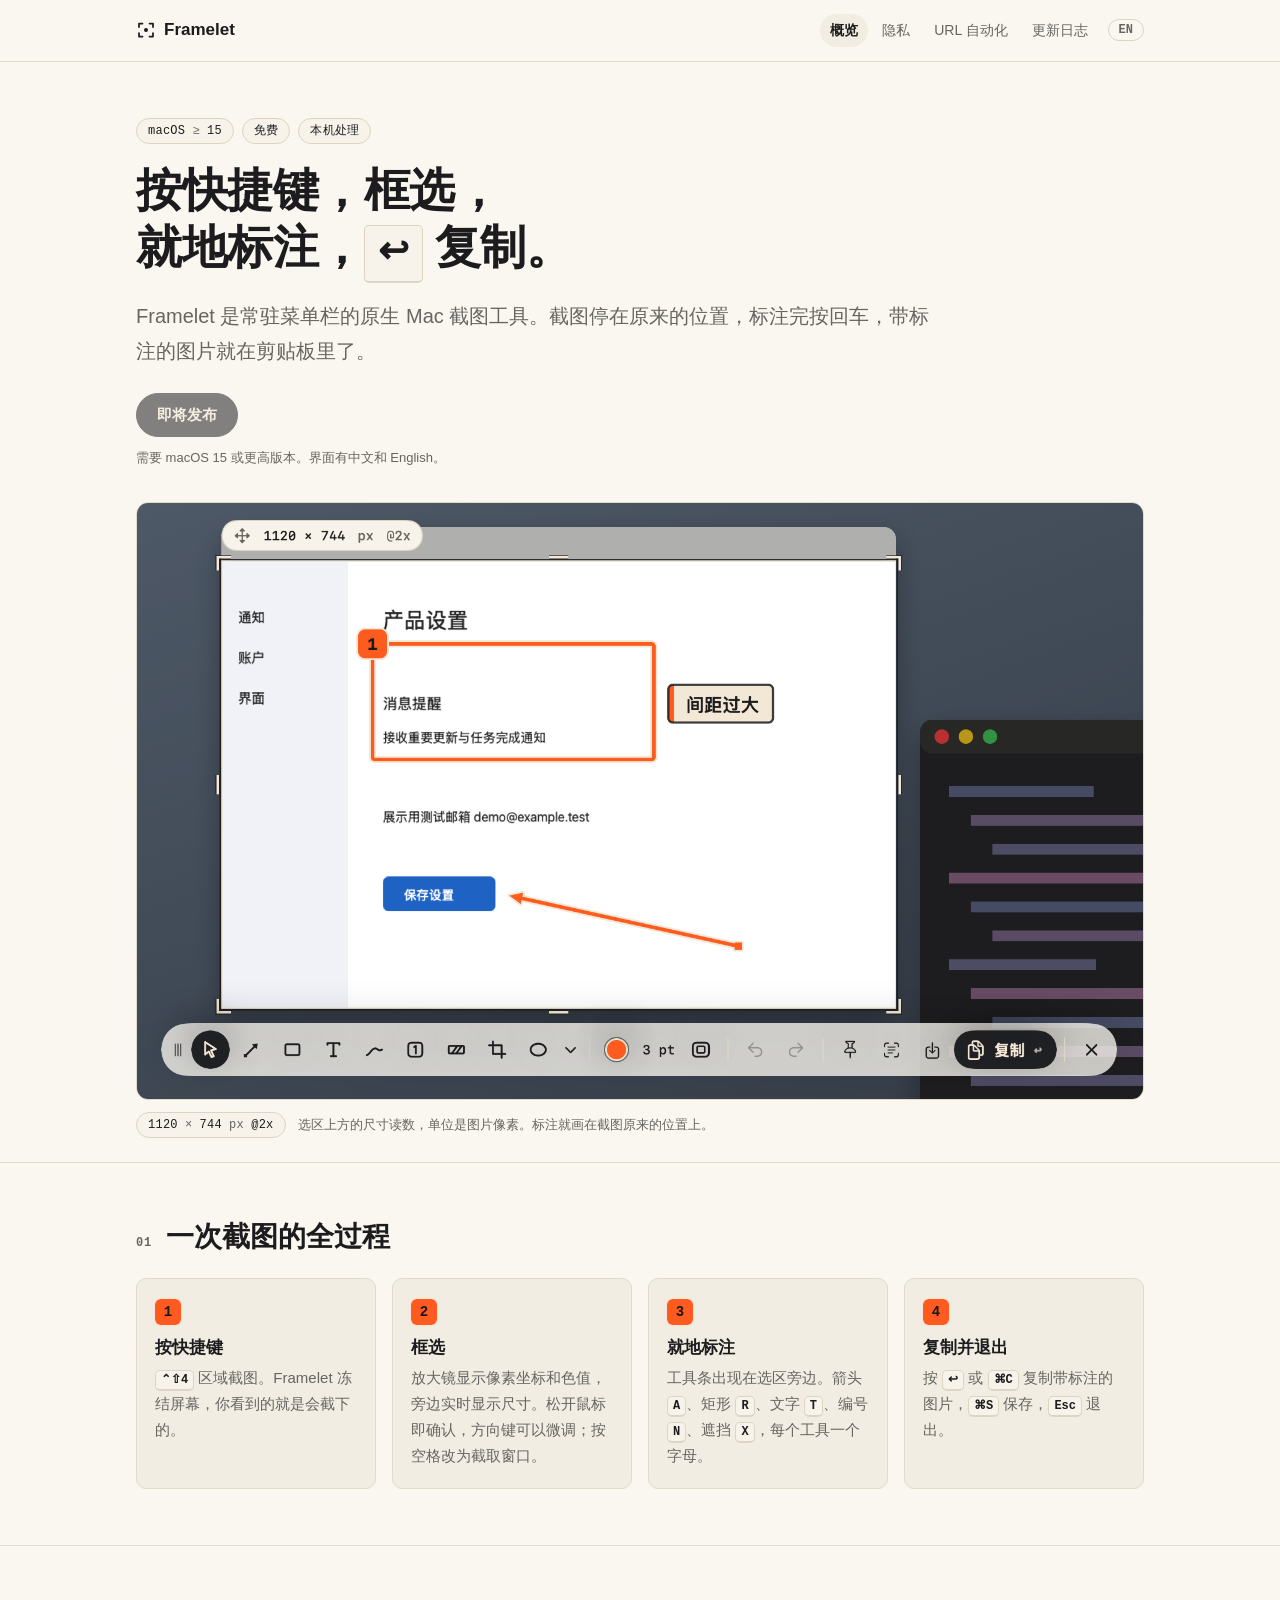
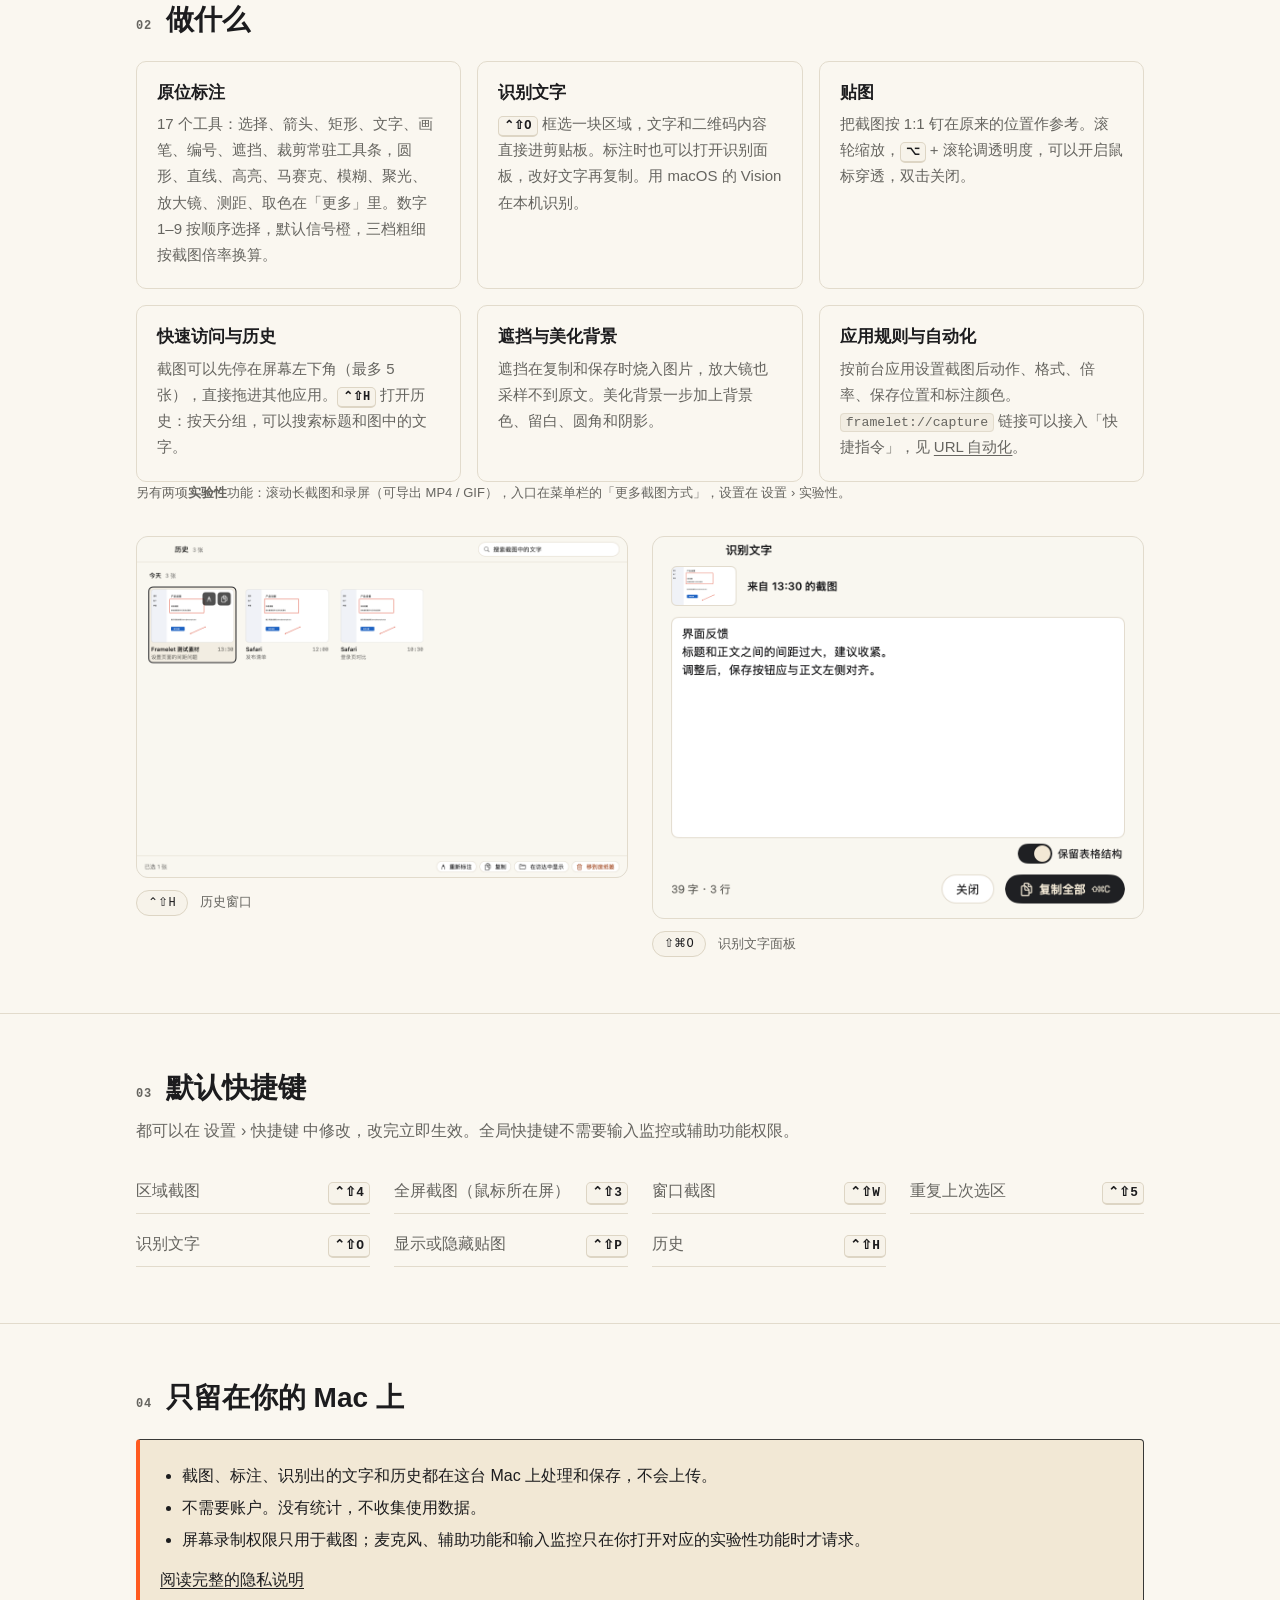
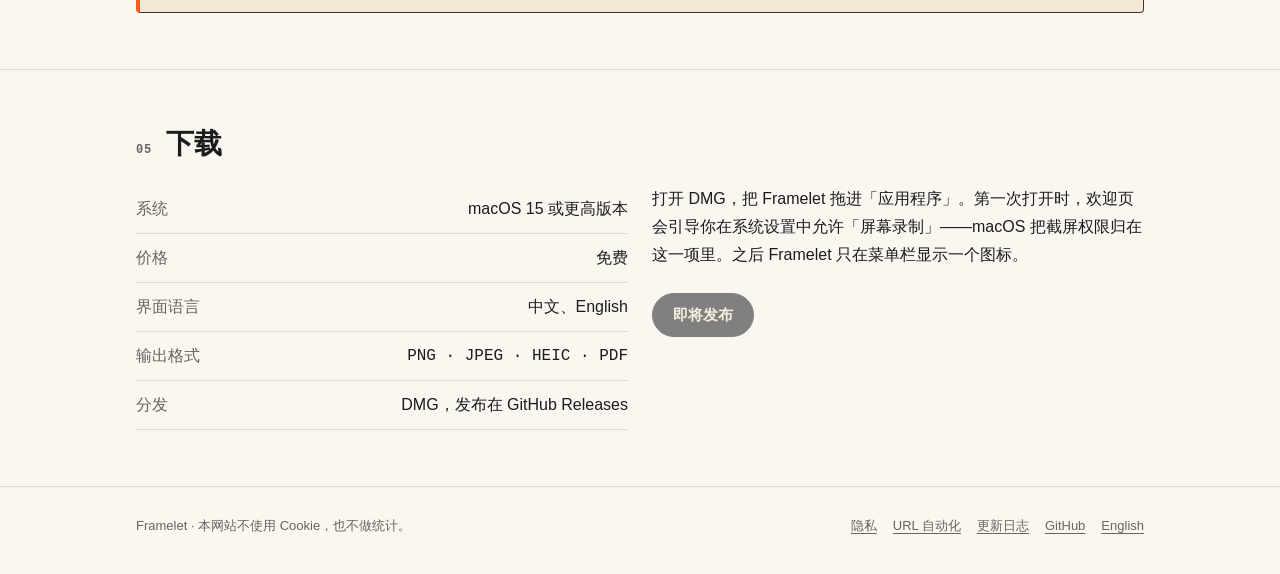
<file: index.html>
<!doctype html>
<html lang="zh-Hans">
<head>
<meta charset="utf-8">
<meta name="viewport" content="width=device-width, initial-scale=1">
<meta name="color-scheme" content="light dark">
<meta http-equiv="Content-Security-Policy" content="default-src 'self'; img-src 'self'; style-src 'self'; script-src 'self'; base-uri 'none'; form-action 'none'">
<title>Framelet — Mac 菜单栏截图与标注</title>
<meta name="description" content="Framelet 是常驻菜单栏的原生 Mac 截图工具：按快捷键框选，在原位置标注，按 ↩ 复制。图片只留在你的 Mac 上。免费，需要 macOS 15 或更高版本。">
<link rel="icon" href="assets/icon.svg" type="image/svg+xml">
<link rel="stylesheet" href="style.css">
<link rel="alternate" hreflang="zh-Hans" href="index.html">
<link rel="alternate" hreflang="en" href="en/index.html">
<script src="config.js" defer></script>
</head>
<body>
<a class="skip" href="#main">跳到正文</a>
<header class="site-header">
  <div class="wrap">
    <a class="brand" href="index.html"><svg viewBox="0 0 20 20" aria-hidden="true"><path d="M3 7V3.5h3.5M13.5 3.5H17V7M17 13v3.5h-3.5M6.5 16.5H3V13" fill="none" stroke="currentColor" stroke-width="1.75" stroke-linecap="round" stroke-linejoin="round"/><circle cx="10" cy="10" r="2" fill="currentColor"/></svg>Framelet</a>
    <nav class="site-nav" aria-label="网站">
      <a href="index.html" aria-current="page">概览</a>
      <a href="privacy.html">隐私</a>
      <a href="automation.html">URL 自动化</a>
      <a href="changelog.html">更新日志</a>
      <a class="lang" href="en/index.html" lang="en" hreflang="en">EN</a>
    </nav>
  </div>
</header>

<main id="main">
  <section class="hero">
    <div class="wrap">
      <div class="eyebrow">
        <span class="readout">macOS <span class="u">≥</span> 15</span>
        <span class="readout">免费</span>
        <span class="readout">本机处理</span>
      </div>
      <h1>按快捷键，框选，<br>就地标注，<kbd>↩</kbd> 复制。</h1>
      <p class="lede">Framelet 是常驻菜单栏的原生 Mac 截图工具。截图停在原来的位置，标注完按回车，带标注的图片就在剪贴板里了。</p>
      <div class="actions">
        <a class="btn primary" data-link="DMG_URL" href="https://github.com/robeshell/framelet-releases/releases/latest">下载 DMG</a>
        <a class="btn" data-link="RELEASES_URL" href="https://github.com/robeshell/framelet-releases/releases/latest">所有版本</a>
      </div>
      <p class="fine">需要 macOS 15 或更高版本。界面有中文和 English。</p>
      <figure class="shot">
        <picture><source srcset="assets/annotate-zh-dark.png" media="(prefers-color-scheme: dark)"><img src="assets/annotate-zh.png" width="1670" height="990" alt="Framelet 的标注界面：截图停在桌面上原来的位置，周围的桌面变暗，左上角显示 1120 × 744 px @2x 的尺寸读数；图上有橙色的编号、矩形框、箭头和一条「间距过大」的文字标注；下方是一行工具条，最右是「复制」按钮。"></picture>
        <figcaption><span class="readout">1120 <span class="u">×</span> 744 <span class="u">px</span> @2x</span>选区上方的尺寸读数，单位是图片像素。标注就画在截图原来的位置上。</figcaption>
      </figure>
    </div>
  </section>

  <section class="section" aria-labelledby="flow">
    <div class="wrap">
      <div class="section-head">
        <span class="idx">01</span>
        <h2 id="flow">一次截图的全过程</h2>
      </div>
      <ol class="flow">
        <li><span class="n" aria-hidden="true">1</span><h3>按快捷键</h3><p><kbd>⌃⇧4</kbd> 区域截图。Framelet 冻结屏幕，你看到的就是会截下的。</p></li>
        <li><span class="n" aria-hidden="true">2</span><h3>框选</h3><p>放大镜显示像素坐标和色值，旁边实时显示尺寸。松开鼠标即确认，方向键可以微调；按空格改为截取窗口。</p></li>
        <li><span class="n" aria-hidden="true">3</span><h3>就地标注</h3><p>工具条出现在选区旁边。箭头 <kbd>A</kbd>、矩形 <kbd>R</kbd>、文字 <kbd>T</kbd>、编号 <kbd>N</kbd>、遮挡 <kbd>X</kbd>，每个工具一个字母。</p></li>
        <li><span class="n" aria-hidden="true">4</span><h3>复制并退出</h3><p>按 <kbd>↩</kbd> 或 <kbd>⌘C</kbd> 复制带标注的图片，<kbd>⌘S</kbd> 保存，<kbd>Esc</kbd> 退出。</p></li>
      </ol>
    </div>
  </section>

  <section class="section" aria-labelledby="features">
    <div class="wrap">
      <div class="section-head">
        <span class="idx">02</span>
        <h2 id="features">做什么</h2>
      </div>
      <div class="features">
        <article class="feature">
          <h3>原位标注</h3>
          <p>17 个工具：选择、箭头、矩形、文字、画笔、编号、遮挡、裁剪常驻工具条，圆形、直线、高亮、马赛克、模糊、聚光、放大镜、测距、取色在「更多」里。数字 1–9 按顺序选择，默认信号橙，三档粗细按截图倍率换算。</p>
        </article>
        <article class="feature">
          <h3>识别文字</h3>
          <p><kbd>⌃⇧O</kbd> 框选一块区域，文字和二维码内容直接进剪贴板。标注时也可以打开识别面板，改好文字再复制。用 macOS 的 Vision 在本机识别。</p>
        </article>
        <article class="feature">
          <h3>贴图</h3>
          <p>把截图按 1:1 钉在原来的位置作参考。滚轮缩放，<kbd>⌥</kbd> + 滚轮调透明度，可以开启鼠标穿透，双击关闭。</p>
        </article>
        <article class="feature">
          <h3>快速访问与历史</h3>
          <p>截图可以先停在屏幕左下角（最多 5 张），直接拖进其他应用。<kbd>⌃⇧H</kbd> 打开历史：按天分组，可以搜索标题和图中的文字。</p>
        </article>
        <article class="feature">
          <h3>遮挡与美化背景</h3>
          <p>遮挡在复制和保存时烧入图片，放大镜也采样不到原文。美化背景一步加上背景色、留白、圆角和阴影。</p>
        </article>
        <article class="feature">
          <h3>应用规则与自动化</h3>
          <p>按前台应用设置截图后动作、格式、倍率、保存位置和标注颜色。<code>framelet://capture</code> 链接可以接入「快捷指令」，见 <a href="automation.html">URL 自动化</a>。</p>
        </article>
      </div>
      <p class="fine">另有两项<strong>实验性</strong>功能：滚动长截图和录屏（可导出 MP4 / GIF），入口在菜单栏的「更多截图方式」，设置在 设置 › 实验性。</p>

      <div class="shots">
        <figure class="shot">
          <picture><source srcset="assets/history-zh-dark.png" media="(prefers-color-scheme: dark)"><img src="assets/history-zh.png" width="2080" height="1440" loading="lazy" alt="历史窗口：按天分组的截图缩略图，右上角是搜索框，底部有重新标注、复制、在访达中显示和移到废纸篓。"></picture>
          <figcaption><span class="readout">⌃⇧H</span>历史窗口</figcaption>
        </figure>
        <figure class="shot">
          <picture><source srcset="assets/ocr-zh-dark.png" media="(prefers-color-scheme: dark)"><img src="assets/ocr-zh.png" width="1080" height="840" loading="lazy" alt="识别文字面板：识别出的三行文字可以直接修改，底部显示 39 个字符、3 行，以及「复制全部」按钮。"></picture>
          <figcaption><span class="readout">⇧⌘O</span>识别文字面板</figcaption>
        </figure>
      </div>
    </div>
  </section>

  <section class="section" aria-labelledby="keys">
    <div class="wrap">
      <div class="section-head">
        <span class="idx">03</span>
        <h2 id="keys">默认快捷键</h2>
        <p>都可以在 设置 › 快捷键 中修改，改完立即生效。全局快捷键不需要输入监控或辅助功能权限。</p>
      </div>
      <dl class="keys">
        <div><dt>区域截图</dt><dd><kbd>⌃⇧4</kbd></dd></div>
        <div><dt>全屏截图（鼠标所在屏）</dt><dd><kbd>⌃⇧3</kbd></dd></div>
        <div><dt>窗口截图</dt><dd><kbd>⌃⇧W</kbd></dd></div>
        <div><dt>重复上次选区</dt><dd><kbd>⌃⇧5</kbd></dd></div>
        <div><dt>识别文字</dt><dd><kbd>⌃⇧O</kbd></dd></div>
        <div><dt>显示或隐藏贴图</dt><dd><kbd>⌃⇧P</kbd></dd></div>
        <div><dt>历史</dt><dd><kbd>⌃⇧H</kbd></dd></div>
      </dl>
    </div>
  </section>

  <section class="section" aria-labelledby="privacy">
    <div class="wrap">
      <div class="section-head">
        <span class="idx">04</span>
        <h2 id="privacy">只留在你的 Mac 上</h2>
      </div>
      <div class="plate">
        <ul>
          <li>截图、标注、识别出的文字和历史都在这台 Mac 上处理和保存，不会上传。</li>
          <li>不需要账户。没有统计，不收集使用数据。</li>
          <li>屏幕录制权限只用于截图；麦克风、辅助功能和输入监控只在你打开对应的实验性功能时才请求。</li>
        </ul>
        <p><a href="privacy.html">阅读完整的隐私说明</a></p>
      </div>
    </div>
  </section>

  <section class="section" id="download" aria-labelledby="dl">
    <div class="wrap">
      <div class="section-head">
        <span class="idx">05</span>
        <h2 id="dl">下载</h2>
      </div>
      <div class="download">
        <dl class="spec">
          <div><dt>系统</dt><dd>macOS 15 或更高版本</dd></div>
          <div><dt>价格</dt><dd>免费</dd></div>
          <div><dt>界面语言</dt><dd>中文、English</dd></div>
          <div><dt>输出格式</dt><dd class="mono">PNG · JPEG · HEIC · PDF</dd></div>
          <div><dt>分发</dt><dd>DMG，发布在 GitHub Releases</dd></div>
        </dl>
        <div>
          <p>打开 DMG，把 Framelet 拖进「应用程序」。第一次打开时，欢迎页会引导你在系统设置中允许「屏幕录制」——macOS 把截屏权限归在这一项里。之后 Framelet 只在菜单栏显示一个图标。</p>
          <div class="actions">
            <a class="btn primary" data-link="DMG_URL" href="https://github.com/robeshell/framelet-releases/releases/latest">下载 DMG</a>
            <a class="btn" data-link="RELEASES_URL" href="https://github.com/robeshell/framelet-releases/releases/latest">所有版本</a>
          </div>
        </div>
      </div>
    </div>
  </section>
</main>

<footer class="site-footer">
  <div class="wrap">
    <span>Framelet · 本网站不使用 Cookie，也不做统计。</span>
    <nav aria-label="页脚">
      <a href="privacy.html">隐私</a>
      <a href="automation.html">URL 自动化</a>
      <a href="changelog.html">更新日志</a>
      <a data-link="REPO_URL" href="https://github.com/robeshell/framelet-releases">GitHub</a>
      <a href="en/index.html" lang="en" hreflang="en">English</a>
    </nav>
  </div>
</footer>
</body>
</html>
</file>
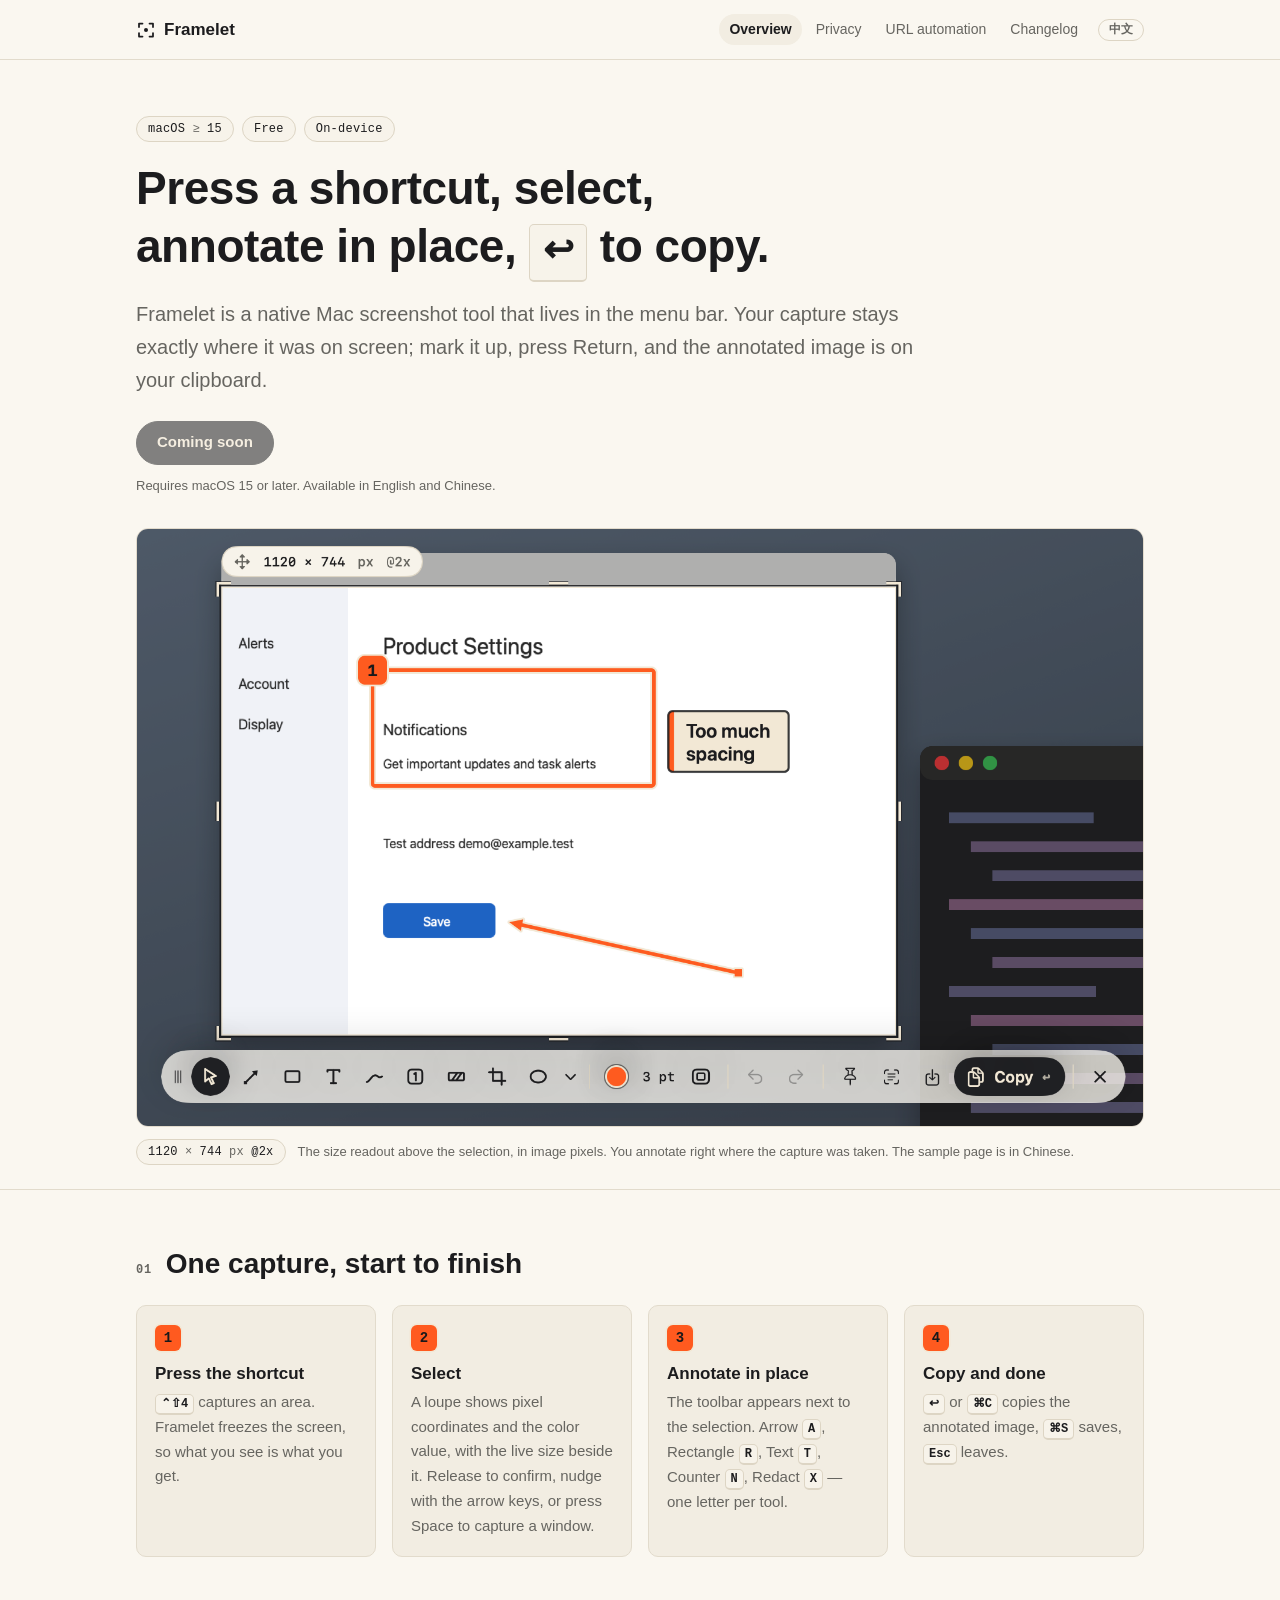
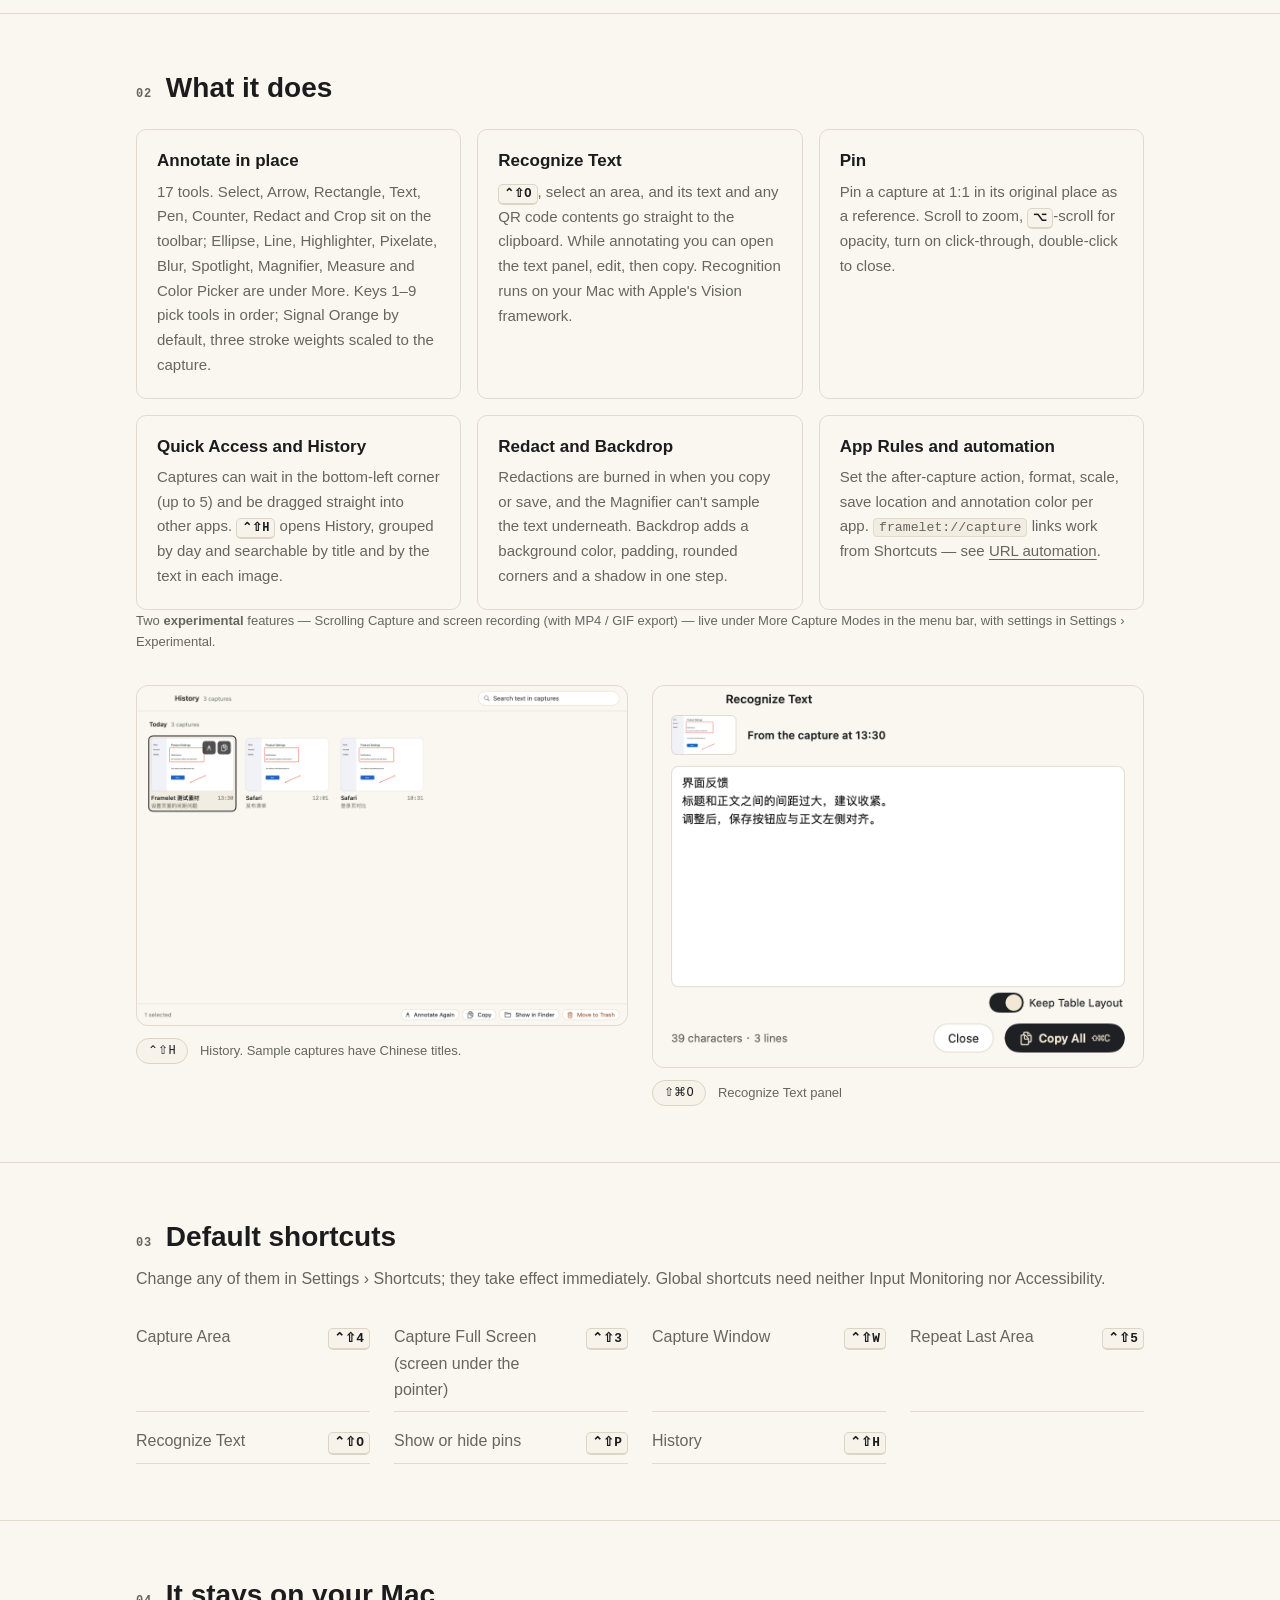
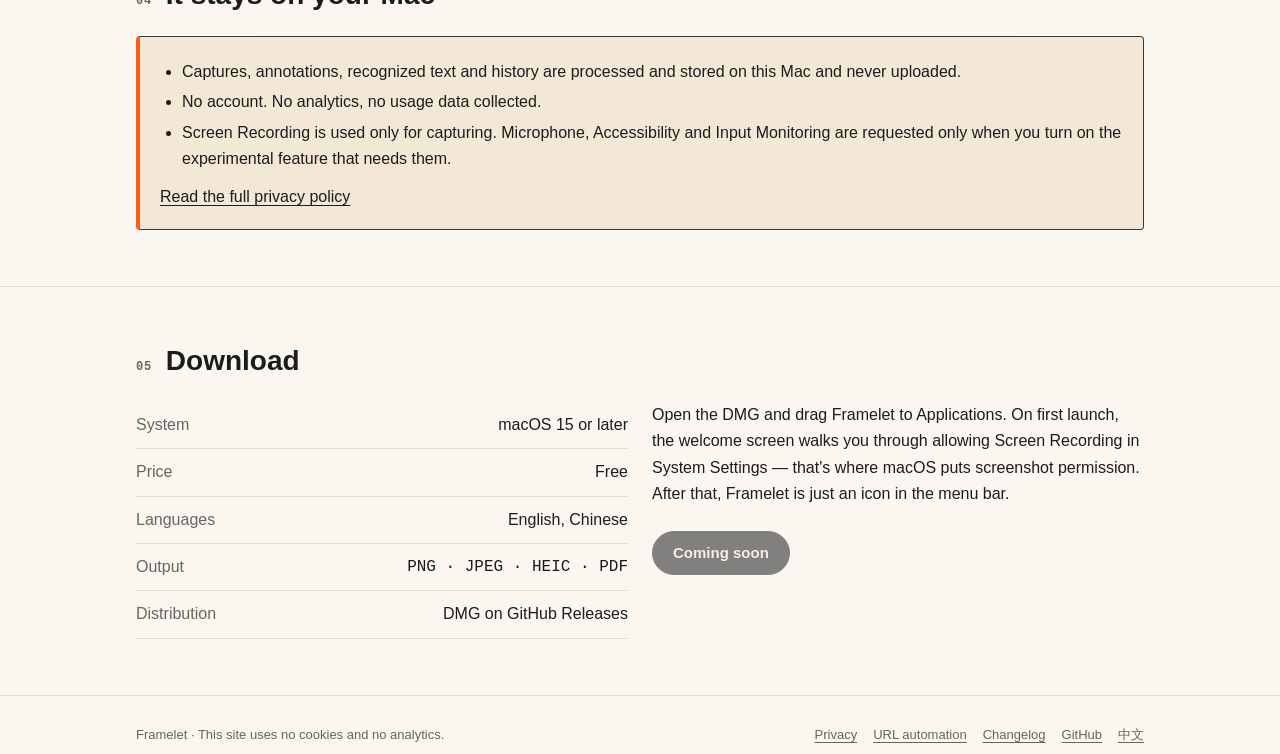
<file: en/index.html>
<!doctype html>
<html lang="en">
<head>
<meta charset="utf-8">
<meta name="viewport" content="width=device-width, initial-scale=1">
<meta name="color-scheme" content="light dark">
<meta http-equiv="Content-Security-Policy" content="default-src 'self'; img-src 'self'; style-src 'self'; script-src 'self'; base-uri 'none'; form-action 'none'">
<title>Framelet — Screenshots and annotation from the Mac menu bar</title>
<meta name="description" content="Framelet is a native Mac menu bar screenshot tool: press a shortcut, select, annotate in place, press Return to copy. Your images stay on your Mac. Free; requires macOS 15 or later.">
<link rel="icon" href="../assets/icon.svg" type="image/svg+xml">
<link rel="stylesheet" href="../style.css">
<link rel="alternate" hreflang="zh-Hans" href="../index.html">
<link rel="alternate" hreflang="en" href="index.html">
<script src="../config.js" defer></script>
</head>
<body>
<a class="skip" href="#main">Skip to content</a>
<header class="site-header">
  <div class="wrap">
    <a class="brand" href="index.html"><svg viewBox="0 0 20 20" aria-hidden="true"><path d="M3 7V3.5h3.5M13.5 3.5H17V7M17 13v3.5h-3.5M6.5 16.5H3V13" fill="none" stroke="currentColor" stroke-width="1.75" stroke-linecap="round" stroke-linejoin="round"/><circle cx="10" cy="10" r="2" fill="currentColor"/></svg>Framelet</a>
    <nav class="site-nav" aria-label="Site">
      <a href="index.html" aria-current="page">Overview</a>
      <a href="privacy.html">Privacy</a>
      <a href="automation.html">URL automation</a>
      <a href="changelog.html">Changelog</a>
      <a class="lang" href="../index.html" lang="zh-Hans" hreflang="zh-Hans">中文</a>
    </nav>
  </div>
</header>

<main id="main">
  <section class="hero">
    <div class="wrap">
      <div class="eyebrow">
        <span class="readout">macOS <span class="u">≥</span> 15</span>
        <span class="readout">Free</span>
        <span class="readout">On-device</span>
      </div>
      <h1>Press a shortcut, select,<br>annotate in place, <kbd>↩</kbd> to copy.</h1>
      <p class="lede">Framelet is a native Mac screenshot tool that lives in the menu bar. Your capture stays exactly where it was on screen; mark it up, press Return, and the annotated image is on your clipboard.</p>
      <div class="actions">
        <a class="btn primary" data-link="DMG_URL" href="https://github.com/robeshell/framelet-releases/releases/latest">Download DMG</a>
        <a class="btn" data-link="RELEASES_URL" href="https://github.com/robeshell/framelet-releases/releases/latest">All releases</a>
      </div>
      <p class="fine">Requires macOS 15 or later. Available in English and Chinese.</p>
      <figure class="shot">
        <picture><source srcset="../assets/annotate-en-dark.png" media="(prefers-color-scheme: dark)"><img src="../assets/annotate-en.png" width="1670" height="990" alt="Framelet's annotation layer: the capture stays in its original place on the desktop, which is dimmed around it, with a 1120 × 744 px @2x size readout above it; orange annotations mark it up — a numbered counter, a rectangle, an arrow and a “Too much spacing” label. A single-row toolbar sits below, with Copy on the right."></picture>
        <figcaption><span class="readout">1120 <span class="u">×</span> 744 <span class="u">px</span> @2x</span>The size readout above the selection, in image pixels. You annotate right where the capture was taken. The sample page is in Chinese.</figcaption>
      </figure>
    </div>
  </section>

  <section class="section" aria-labelledby="flow">
    <div class="wrap">
      <div class="section-head">
        <span class="idx">01</span>
        <h2 id="flow">One capture, start to finish</h2>
      </div>
      <ol class="flow">
        <li><span class="n" aria-hidden="true">1</span><h3>Press the shortcut</h3><p><kbd>⌃⇧4</kbd> captures an area. Framelet freezes the screen, so what you see is what you get.</p></li>
        <li><span class="n" aria-hidden="true">2</span><h3>Select</h3><p>A loupe shows pixel coordinates and the color value, with the live size beside it. Release to confirm, nudge with the arrow keys, or press Space to capture a window.</p></li>
        <li><span class="n" aria-hidden="true">3</span><h3>Annotate in place</h3><p>The toolbar appears next to the selection. Arrow <kbd>A</kbd>, Rectangle <kbd>R</kbd>, Text <kbd>T</kbd>, Counter <kbd>N</kbd>, Redact <kbd>X</kbd> — one letter per tool.</p></li>
        <li><span class="n" aria-hidden="true">4</span><h3>Copy and done</h3><p><kbd>↩</kbd> or <kbd>⌘C</kbd> copies the annotated image, <kbd>⌘S</kbd> saves, <kbd>Esc</kbd> leaves.</p></li>
      </ol>
    </div>
  </section>

  <section class="section" aria-labelledby="features">
    <div class="wrap">
      <div class="section-head">
        <span class="idx">02</span>
        <h2 id="features">What it does</h2>
      </div>
      <div class="features">
        <article class="feature">
          <h3>Annotate in place</h3>
          <p>17 tools. Select, Arrow, Rectangle, Text, Pen, Counter, Redact and Crop sit on the toolbar; Ellipse, Line, Highlighter, Pixelate, Blur, Spotlight, Magnifier, Measure and Color Picker are under More. Keys 1–9 pick tools in order; Signal Orange by default, three stroke weights scaled to the capture.</p>
        </article>
        <article class="feature">
          <h3>Recognize Text</h3>
          <p><kbd>⌃⇧O</kbd>, select an area, and its text and any QR code contents go straight to the clipboard. While annotating you can open the text panel, edit, then copy. Recognition runs on your Mac with Apple's Vision framework.</p>
        </article>
        <article class="feature">
          <h3>Pin</h3>
          <p>Pin a capture at 1:1 in its original place as a reference. Scroll to zoom, <kbd>⌥</kbd>-scroll for opacity, turn on click-through, double-click to close.</p>
        </article>
        <article class="feature">
          <h3>Quick Access and History</h3>
          <p>Captures can wait in the bottom-left corner (up to 5) and be dragged straight into other apps. <kbd>⌃⇧H</kbd> opens History, grouped by day and searchable by title and by the text in each image.</p>
        </article>
        <article class="feature">
          <h3>Redact and Backdrop</h3>
          <p>Redactions are burned in when you copy or save, and the Magnifier can't sample the text underneath. Backdrop adds a background color, padding, rounded corners and a shadow in one step.</p>
        </article>
        <article class="feature">
          <h3>App Rules and automation</h3>
          <p>Set the after-capture action, format, scale, save location and annotation color per app. <code>framelet://capture</code> links work from Shortcuts — see <a href="automation.html">URL automation</a>.</p>
        </article>
      </div>
      <p class="fine">Two <strong>experimental</strong> features — Scrolling Capture and screen recording (with MP4 / GIF export) — live under More Capture Modes in the menu bar, with settings in Settings › Experimental.</p>

      <div class="shots">
        <figure class="shot">
          <picture><source srcset="../assets/history-en-dark.png" media="(prefers-color-scheme: dark)"><img src="../assets/history-en.png" width="2080" height="1440" loading="lazy" alt="The History window: capture thumbnails grouped by day, a search field at the top right, and Annotate Again, Copy, Show in Finder and Move to Trash at the bottom."></picture>
          <figcaption><span class="readout">⌃⇧H</span>History. Sample captures have Chinese titles.</figcaption>
        </figure>
        <figure class="shot">
          <picture><source srcset="../assets/ocr-en-dark.png" media="(prefers-color-scheme: dark)"><img src="../assets/ocr-en.png" width="1080" height="840" loading="lazy" alt="The Recognize Text panel: three recognized lines of editable text, a count of 39 characters and 3 lines, and a Copy All button."></picture>
          <figcaption><span class="readout">⇧⌘O</span>Recognize Text panel</figcaption>
        </figure>
      </div>
    </div>
  </section>

  <section class="section" aria-labelledby="keys">
    <div class="wrap">
      <div class="section-head">
        <span class="idx">03</span>
        <h2 id="keys">Default shortcuts</h2>
        <p>Change any of them in Settings › Shortcuts; they take effect immediately. Global shortcuts need neither Input Monitoring nor Accessibility.</p>
      </div>
      <dl class="keys">
        <div><dt>Capture Area</dt><dd><kbd>⌃⇧4</kbd></dd></div>
        <div><dt>Capture Full Screen (screen under the pointer)</dt><dd><kbd>⌃⇧3</kbd></dd></div>
        <div><dt>Capture Window</dt><dd><kbd>⌃⇧W</kbd></dd></div>
        <div><dt>Repeat Last Area</dt><dd><kbd>⌃⇧5</kbd></dd></div>
        <div><dt>Recognize Text</dt><dd><kbd>⌃⇧O</kbd></dd></div>
        <div><dt>Show or hide pins</dt><dd><kbd>⌃⇧P</kbd></dd></div>
        <div><dt>History</dt><dd><kbd>⌃⇧H</kbd></dd></div>
      </dl>
    </div>
  </section>

  <section class="section" aria-labelledby="privacy">
    <div class="wrap">
      <div class="section-head">
        <span class="idx">04</span>
        <h2 id="privacy">It stays on your Mac</h2>
      </div>
      <div class="plate">
        <ul>
          <li>Captures, annotations, recognized text and history are processed and stored on this Mac and never uploaded.</li>
          <li>No account. No analytics, no usage data collected.</li>
          <li>Screen Recording is used only for capturing. Microphone, Accessibility and Input Monitoring are requested only when you turn on the experimental feature that needs them.</li>
        </ul>
        <p><a href="privacy.html">Read the full privacy policy</a></p>
      </div>
    </div>
  </section>

  <section class="section" id="download" aria-labelledby="dl">
    <div class="wrap">
      <div class="section-head">
        <span class="idx">05</span>
        <h2 id="dl">Download</h2>
      </div>
      <div class="download">
        <dl class="spec">
          <div><dt>System</dt><dd>macOS 15 or later</dd></div>
          <div><dt>Price</dt><dd>Free</dd></div>
          <div><dt>Languages</dt><dd>English, Chinese</dd></div>
          <div><dt>Output</dt><dd class="mono">PNG · JPEG · HEIC · PDF</dd></div>
          <div><dt>Distribution</dt><dd>DMG on GitHub Releases</dd></div>
        </dl>
        <div>
          <p>Open the DMG and drag Framelet to Applications. On first launch, the welcome screen walks you through allowing Screen Recording in System Settings — that's where macOS puts screenshot permission. After that, Framelet is just an icon in the menu bar.</p>
          <div class="actions">
            <a class="btn primary" data-link="DMG_URL" href="https://github.com/robeshell/framelet-releases/releases/latest">Download DMG</a>
            <a class="btn" data-link="RELEASES_URL" href="https://github.com/robeshell/framelet-releases/releases/latest">All releases</a>
          </div>
        </div>
      </div>
    </div>
  </section>
</main>

<footer class="site-footer">
  <div class="wrap">
    <span>Framelet · This site uses no cookies and no analytics.</span>
    <nav aria-label="Footer">
      <a href="privacy.html">Privacy</a>
      <a href="automation.html">URL automation</a>
      <a href="changelog.html">Changelog</a>
      <a data-link="REPO_URL" href="https://github.com/robeshell/framelet-releases">GitHub</a>
      <a href="../index.html" lang="zh-Hans" hreflang="zh-Hans">中文</a>
    </nav>
  </div>
</footer>
</body>
</html>
</file>
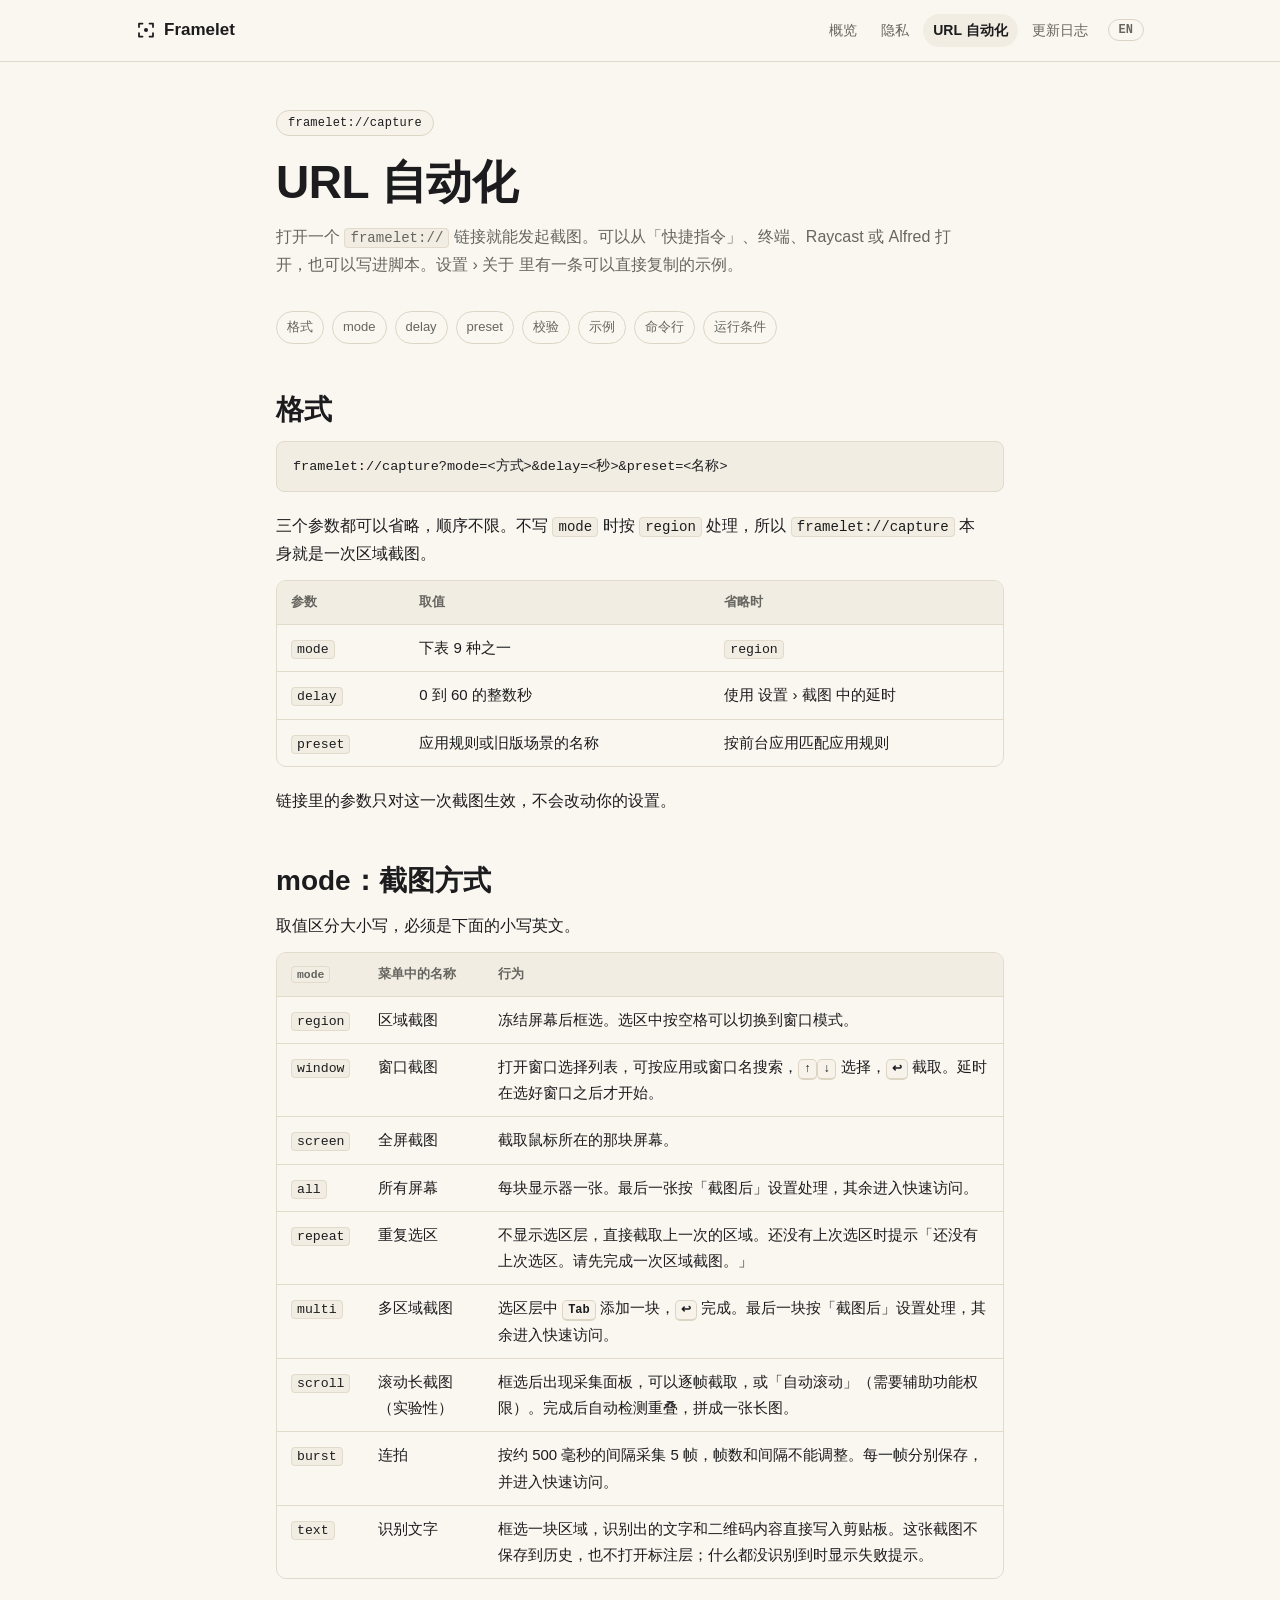
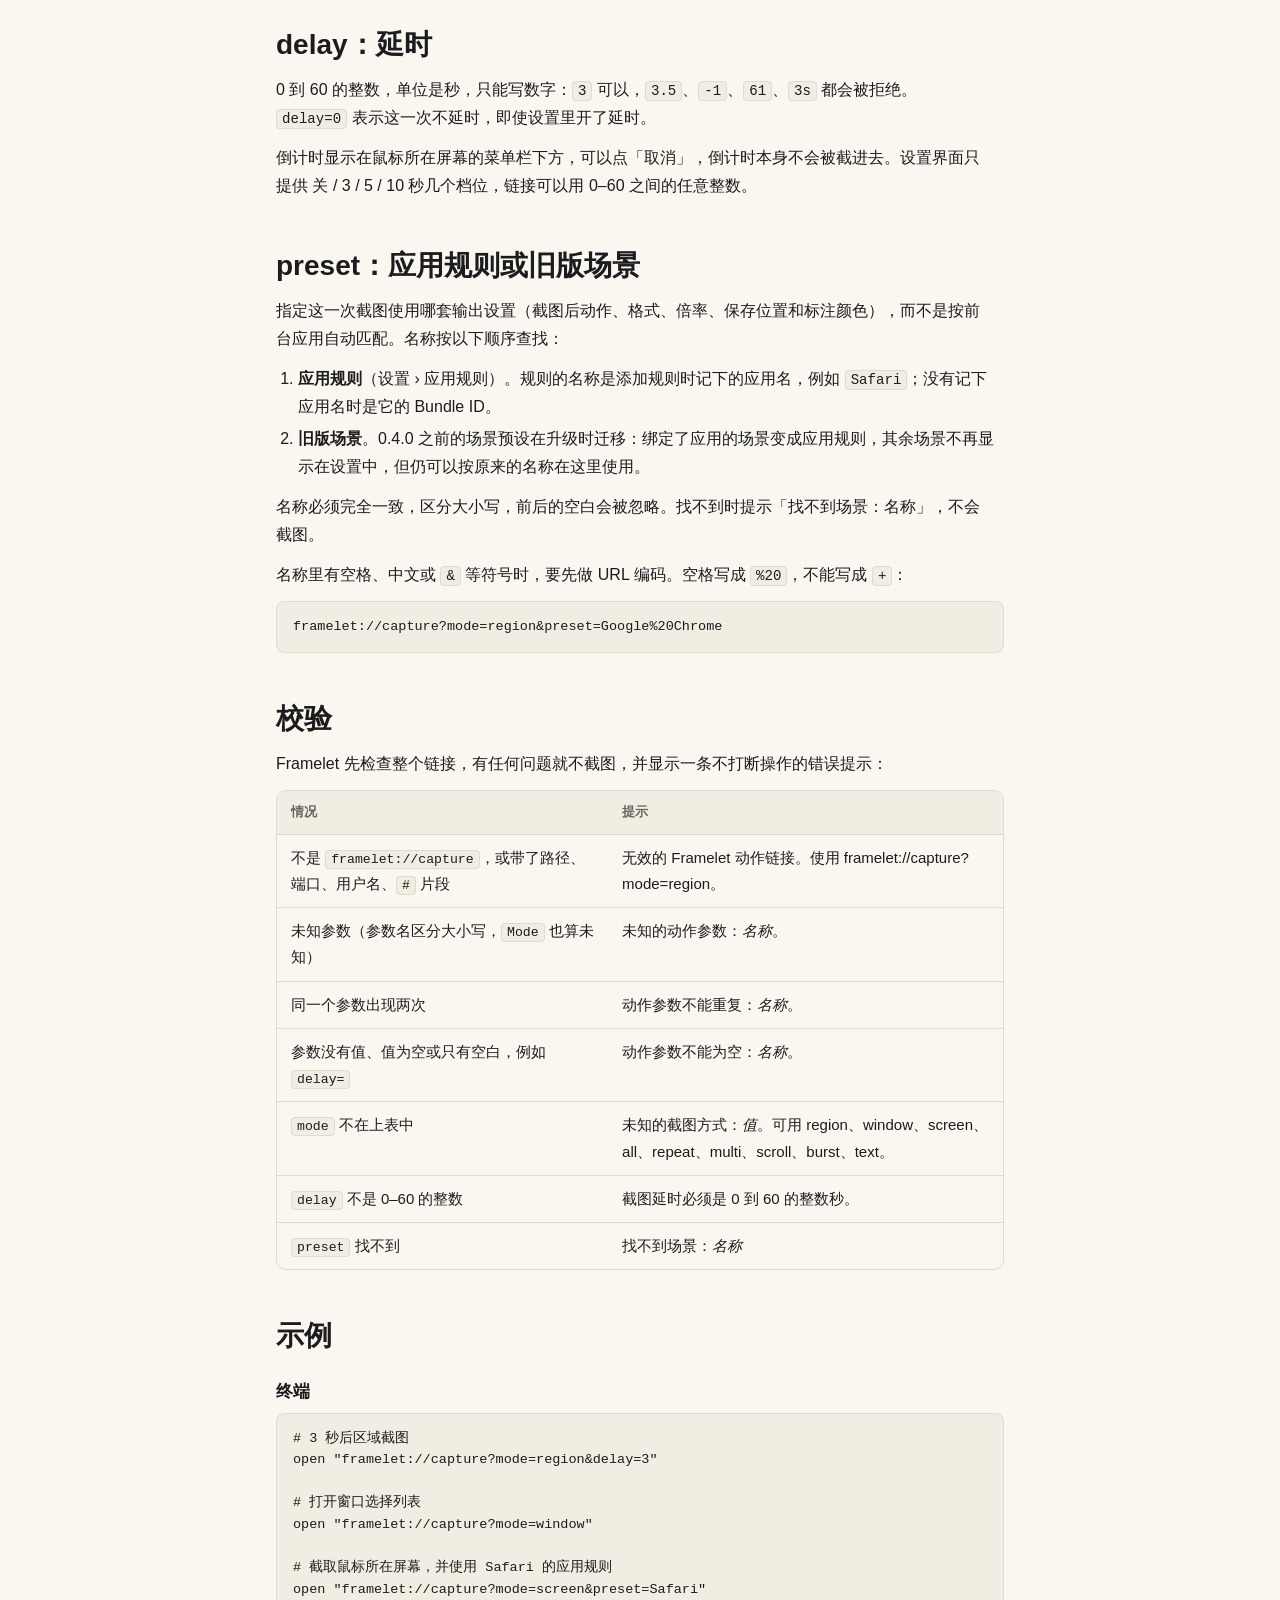
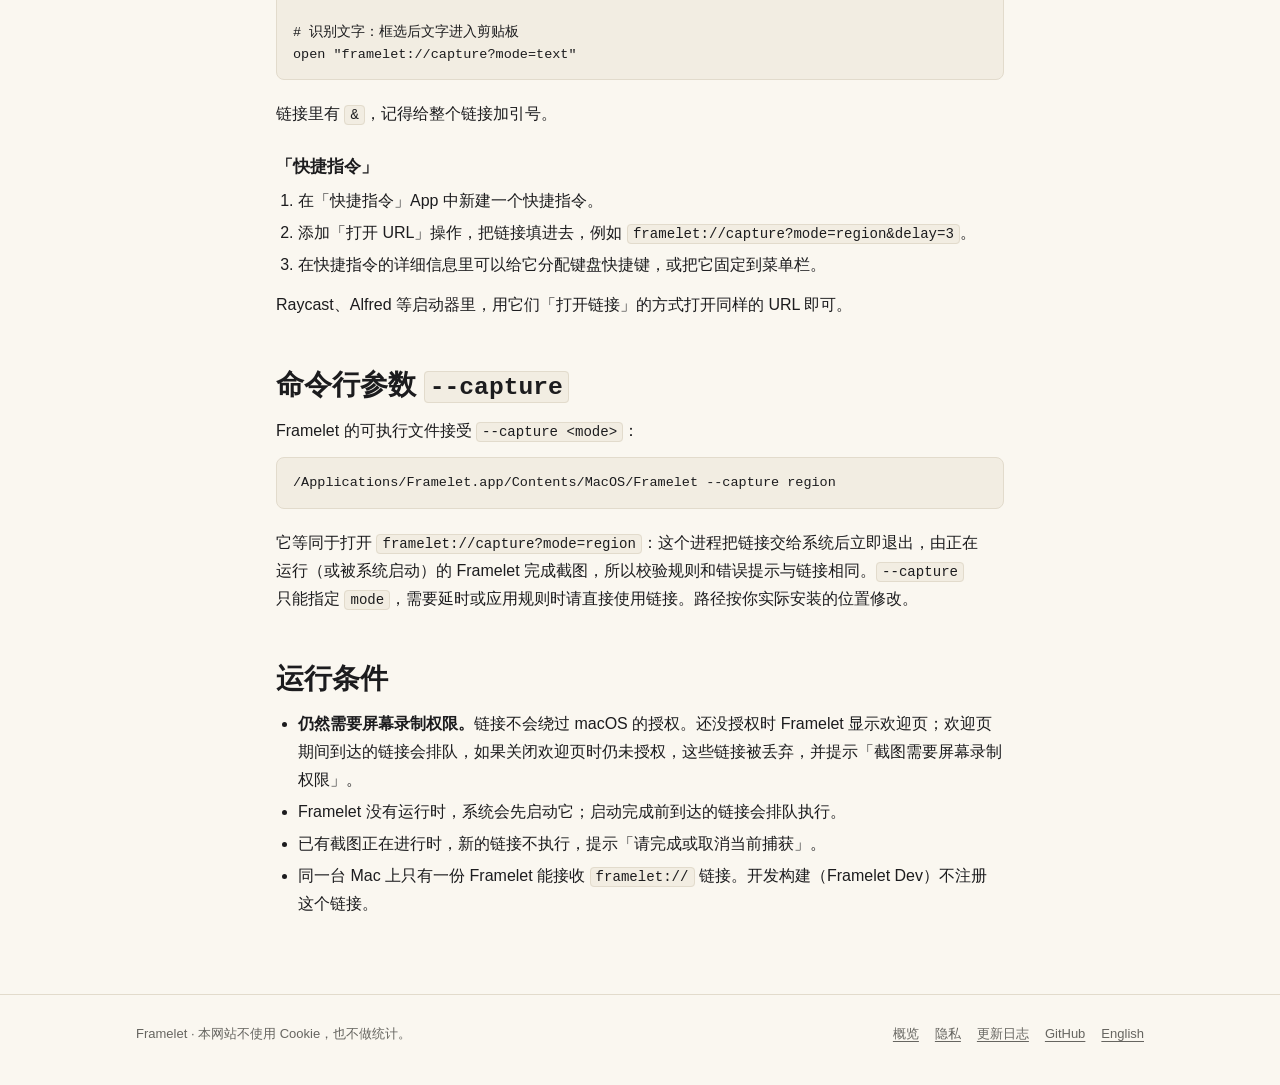
<file: automation.html>
<!doctype html>
<html lang="zh-Hans">
<head>
<meta charset="utf-8">
<meta name="viewport" content="width=device-width, initial-scale=1">
<meta name="color-scheme" content="light dark">
<meta http-equiv="Content-Security-Policy" content="default-src 'self'; img-src 'self'; style-src 'self'; script-src 'self'; base-uri 'none'; form-action 'none'">
<title>URL 自动化 — Framelet</title>
<meta name="description" content="用 framelet://capture 链接从「快捷指令」、终端或启动器发起截图：截图方式、延时、应用规则和参数校验。">
<link rel="icon" href="assets/icon.svg" type="image/svg+xml">
<link rel="stylesheet" href="style.css">
<link rel="alternate" hreflang="zh-Hans" href="automation.html">
<link rel="alternate" hreflang="en" href="en/automation.html">
<script src="config.js" defer></script>
</head>
<body>
<a class="skip" href="#main">跳到正文</a>
<header class="site-header">
  <div class="wrap">
    <a class="brand" href="index.html"><svg viewBox="0 0 20 20" aria-hidden="true"><path d="M3 7V3.5h3.5M13.5 3.5H17V7M17 13v3.5h-3.5M6.5 16.5H3V13" fill="none" stroke="currentColor" stroke-width="1.75" stroke-linecap="round" stroke-linejoin="round"/><circle cx="10" cy="10" r="2" fill="currentColor"/></svg>Framelet</a>
    <nav class="site-nav" aria-label="网站">
      <a href="index.html">概览</a>
      <a href="privacy.html">隐私</a>
      <a href="automation.html" aria-current="page">URL 自动化</a>
      <a href="changelog.html">更新日志</a>
      <a class="lang" href="en/automation.html" lang="en" hreflang="en">EN</a>
    </nav>
  </div>
</header>

<main id="main" class="doc">
  <div class="wrap narrow">
    <header class="page-head">
      <div class="eyebrow"><span class="readout">framelet://capture</span></div>
      <h1>URL 自动化</h1>
      <p>打开一个 <code>framelet://</code> 链接就能发起截图。可以从「快捷指令」、终端、Raycast 或 Alfred 打开，也可以写进脚本。设置 › 关于 里有一条可以直接复制的示例。</p>
    </header>

    <ul class="toc" aria-label="本页内容">
      <li><a href="#format">格式</a></li>
      <li><a href="#mode">mode</a></li>
      <li><a href="#delay">delay</a></li>
      <li><a href="#preset">preset</a></li>
      <li><a href="#validation">校验</a></li>
      <li><a href="#examples">示例</a></li>
      <li><a href="#cli">命令行</a></li>
      <li><a href="#notes">运行条件</a></li>
    </ul>

    <h2 id="format">格式</h2>
    <pre><code>framelet://capture?mode=&lt;方式&gt;&amp;delay=&lt;秒&gt;&amp;preset=&lt;名称&gt;</code></pre>
    <p>三个参数都可以省略，顺序不限。不写 <code>mode</code> 时按 <code>region</code> 处理，所以 <code>framelet://capture</code> 本身就是一次区域截图。</p>
    <div class="table-wrap">
      <table>
        <thead><tr><th>参数</th><th>取值</th><th>省略时</th></tr></thead>
        <tbody>
          <tr><td><code>mode</code></td><td>下表 9 种之一</td><td><code>region</code></td></tr>
          <tr><td><code>delay</code></td><td>0 到 60 的整数秒</td><td>使用 设置 › 截图 中的延时</td></tr>
          <tr><td><code>preset</code></td><td>应用规则或旧版场景的名称</td><td>按前台应用匹配应用规则</td></tr>
        </tbody>
      </table>
    </div>
    <p>链接里的参数只对这一次截图生效，不会改动你的设置。</p>

    <h2 id="mode">mode：截图方式</h2>
    <p>取值区分大小写，必须是下面的小写英文。</p>
    <div class="table-wrap">
      <table>
        <thead><tr><th><code>mode</code></th><th>菜单中的名称</th><th>行为</th></tr></thead>
        <tbody>
          <tr><td><code>region</code></td><td>区域截图</td><td>冻结屏幕后框选。选区中按空格可以切换到窗口模式。</td></tr>
          <tr><td><code>window</code></td><td>窗口截图</td><td>打开窗口选择列表，可按应用或窗口名搜索，<kbd>↑</kbd><kbd>↓</kbd> 选择，<kbd>↩</kbd> 截取。延时在选好窗口之后才开始。</td></tr>
          <tr><td><code>screen</code></td><td>全屏截图</td><td>截取鼠标所在的那块屏幕。</td></tr>
          <tr><td><code>all</code></td><td>所有屏幕</td><td>每块显示器一张。最后一张按「截图后」设置处理，其余进入快速访问。</td></tr>
          <tr><td><code>repeat</code></td><td>重复选区</td><td>不显示选区层，直接截取上一次的区域。还没有上次选区时提示「还没有上次选区。请先完成一次区域截图。」</td></tr>
          <tr><td><code>multi</code></td><td>多区域截图</td><td>选区层中 <kbd>Tab</kbd> 添加一块，<kbd>↩</kbd> 完成。最后一块按「截图后」设置处理，其余进入快速访问。</td></tr>
          <tr><td><code>scroll</code></td><td>滚动长截图（实验性）</td><td>框选后出现采集面板，可以逐帧截取，或「自动滚动」（需要辅助功能权限）。完成后自动检测重叠，拼成一张长图。</td></tr>
          <tr><td><code>burst</code></td><td>连拍</td><td>按约 500 毫秒的间隔采集 5 帧，帧数和间隔不能调整。每一帧分别保存，并进入快速访问。</td></tr>
          <tr><td><code>text</code></td><td>识别文字</td><td>框选一块区域，识别出的文字和二维码内容直接写入剪贴板。这张截图不保存到历史，也不打开标注层；什么都没识别到时显示失败提示。</td></tr>
        </tbody>
      </table>
    </div>

    <h2 id="delay">delay：延时</h2>
    <p>0 到 60 的整数，单位是秒，只能写数字：<code>3</code> 可以，<code>3.5</code>、<code>-1</code>、<code>61</code>、<code>3s</code> 都会被拒绝。<code>delay=0</code> 表示这一次不延时，即使设置里开了延时。</p>
    <p>倒计时显示在鼠标所在屏幕的菜单栏下方，可以点「取消」，倒计时本身不会被截进去。设置界面只提供 关 / 3 / 5 / 10 秒几个档位，链接可以用 0–60 之间的任意整数。</p>

    <h2 id="preset">preset：应用规则或旧版场景</h2>
    <p>指定这一次截图使用哪套输出设置（截图后动作、格式、倍率、保存位置和标注颜色），而不是按前台应用自动匹配。名称按以下顺序查找：</p>
    <ol>
      <li><strong>应用规则</strong>（设置 › 应用规则）。规则的名称是添加规则时记下的应用名，例如 <code>Safari</code>；没有记下应用名时是它的 Bundle ID。</li>
      <li><strong>旧版场景</strong>。0.4.0 之前的场景预设在升级时迁移：绑定了应用的场景变成应用规则，其余场景不再显示在设置中，但仍可以按原来的名称在这里使用。</li>
    </ol>
    <p>名称必须完全一致，区分大小写，前后的空白会被忽略。找不到时提示「找不到场景：名称」，不会截图。</p>
    <p>名称里有空格、中文或 <code>&amp;</code> 等符号时，要先做 URL 编码。空格写成 <code>%20</code>，不能写成 <code>+</code>：</p>
    <pre><code>framelet://capture?mode=region&amp;preset=Google%20Chrome</code></pre>

    <h2 id="validation">校验</h2>
    <p>Framelet 先检查整个链接，有任何问题就不截图，并显示一条不打断操作的错误提示：</p>
    <div class="table-wrap">
      <table>
        <thead><tr><th>情况</th><th>提示</th></tr></thead>
        <tbody>
          <tr><td>不是 <code>framelet://capture</code>，或带了路径、端口、用户名、<code>#</code> 片段</td><td>无效的 Framelet 动作链接。使用 framelet://capture?mode=region。</td></tr>
          <tr><td>未知参数（参数名区分大小写，<code>Mode</code> 也算未知）</td><td>未知的动作参数：<em>名称</em>。</td></tr>
          <tr><td>同一个参数出现两次</td><td>动作参数不能重复：<em>名称</em>。</td></tr>
          <tr><td>参数没有值、值为空或只有空白，例如 <code>delay=</code></td><td>动作参数不能为空：<em>名称</em>。</td></tr>
          <tr><td><code>mode</code> 不在上表中</td><td>未知的截图方式：<em>值</em>。可用 region、window、screen、all、repeat、multi、scroll、burst、text。</td></tr>
          <tr><td><code>delay</code> 不是 0–60 的整数</td><td>截图延时必须是 0 到 60 的整数秒。</td></tr>
          <tr><td><code>preset</code> 找不到</td><td>找不到场景：<em>名称</em></td></tr>
        </tbody>
      </table>
    </div>

    <h2 id="examples">示例</h2>
    <h3>终端</h3>
<pre><code># 3 秒后区域截图
open "framelet://capture?mode=region&amp;delay=3"

# 打开窗口选择列表
open "framelet://capture?mode=window"

# 截取鼠标所在屏幕，并使用 Safari 的应用规则
open "framelet://capture?mode=screen&amp;preset=Safari"

# 识别文字：框选后文字进入剪贴板
open "framelet://capture?mode=text"</code></pre>
    <p>链接里有 <code>&amp;</code>，记得给整个链接加引号。</p>

    <h3>「快捷指令」</h3>
    <ol>
      <li>在「快捷指令」App 中新建一个快捷指令。</li>
      <li>添加「打开 URL」操作，把链接填进去，例如 <code>framelet://capture?mode=region&amp;delay=3</code>。</li>
      <li>在快捷指令的详细信息里可以给它分配键盘快捷键，或把它固定到菜单栏。</li>
    </ol>
    <p>Raycast、Alfred 等启动器里，用它们「打开链接」的方式打开同样的 URL 即可。</p>

    <h2 id="cli">命令行参数 <code>--capture</code></h2>
    <p>Framelet 的可执行文件接受 <code>--capture &lt;mode&gt;</code>：</p>
    <pre><code>/Applications/Framelet.app/Contents/MacOS/Framelet --capture region</code></pre>
    <p>它等同于打开 <code>framelet://capture?mode=region</code>：这个进程把链接交给系统后立即退出，由正在运行（或被系统启动）的 Framelet 完成截图，所以校验规则和错误提示与链接相同。<code>--capture</code> 只能指定 <code>mode</code>，需要延时或应用规则时请直接使用链接。路径按你实际安装的位置修改。</p>

    <h2 id="notes">运行条件</h2>
    <ul>
      <li><strong>仍然需要屏幕录制权限。</strong>链接不会绕过 macOS 的授权。还没授权时 Framelet 显示欢迎页；欢迎页期间到达的链接会排队，如果关闭欢迎页时仍未授权，这些链接被丢弃，并提示「截图需要屏幕录制权限」。</li>
      <li>Framelet 没有运行时，系统会先启动它；启动完成前到达的链接会排队执行。</li>
      <li>已有截图正在进行时，新的链接不执行，提示「请完成或取消当前捕获」。</li>
      <li>同一台 Mac 上只有一份 Framelet 能接收 <code>framelet://</code> 链接。开发构建（Framelet Dev）不注册这个链接。</li>
    </ul>
  </div>
</main>

<footer class="site-footer">
  <div class="wrap">
    <span>Framelet · 本网站不使用 Cookie，也不做统计。</span>
    <nav aria-label="页脚">
      <a href="index.html">概览</a>
      <a href="privacy.html">隐私</a>
      <a href="changelog.html">更新日志</a>
      <a data-link="REPO_URL" href="https://github.com/robeshell/framelet-releases">GitHub</a>
      <a href="en/automation.html" lang="en" hreflang="en">English</a>
    </nav>
  </div>
</footer>
</body>
</html>
</file>
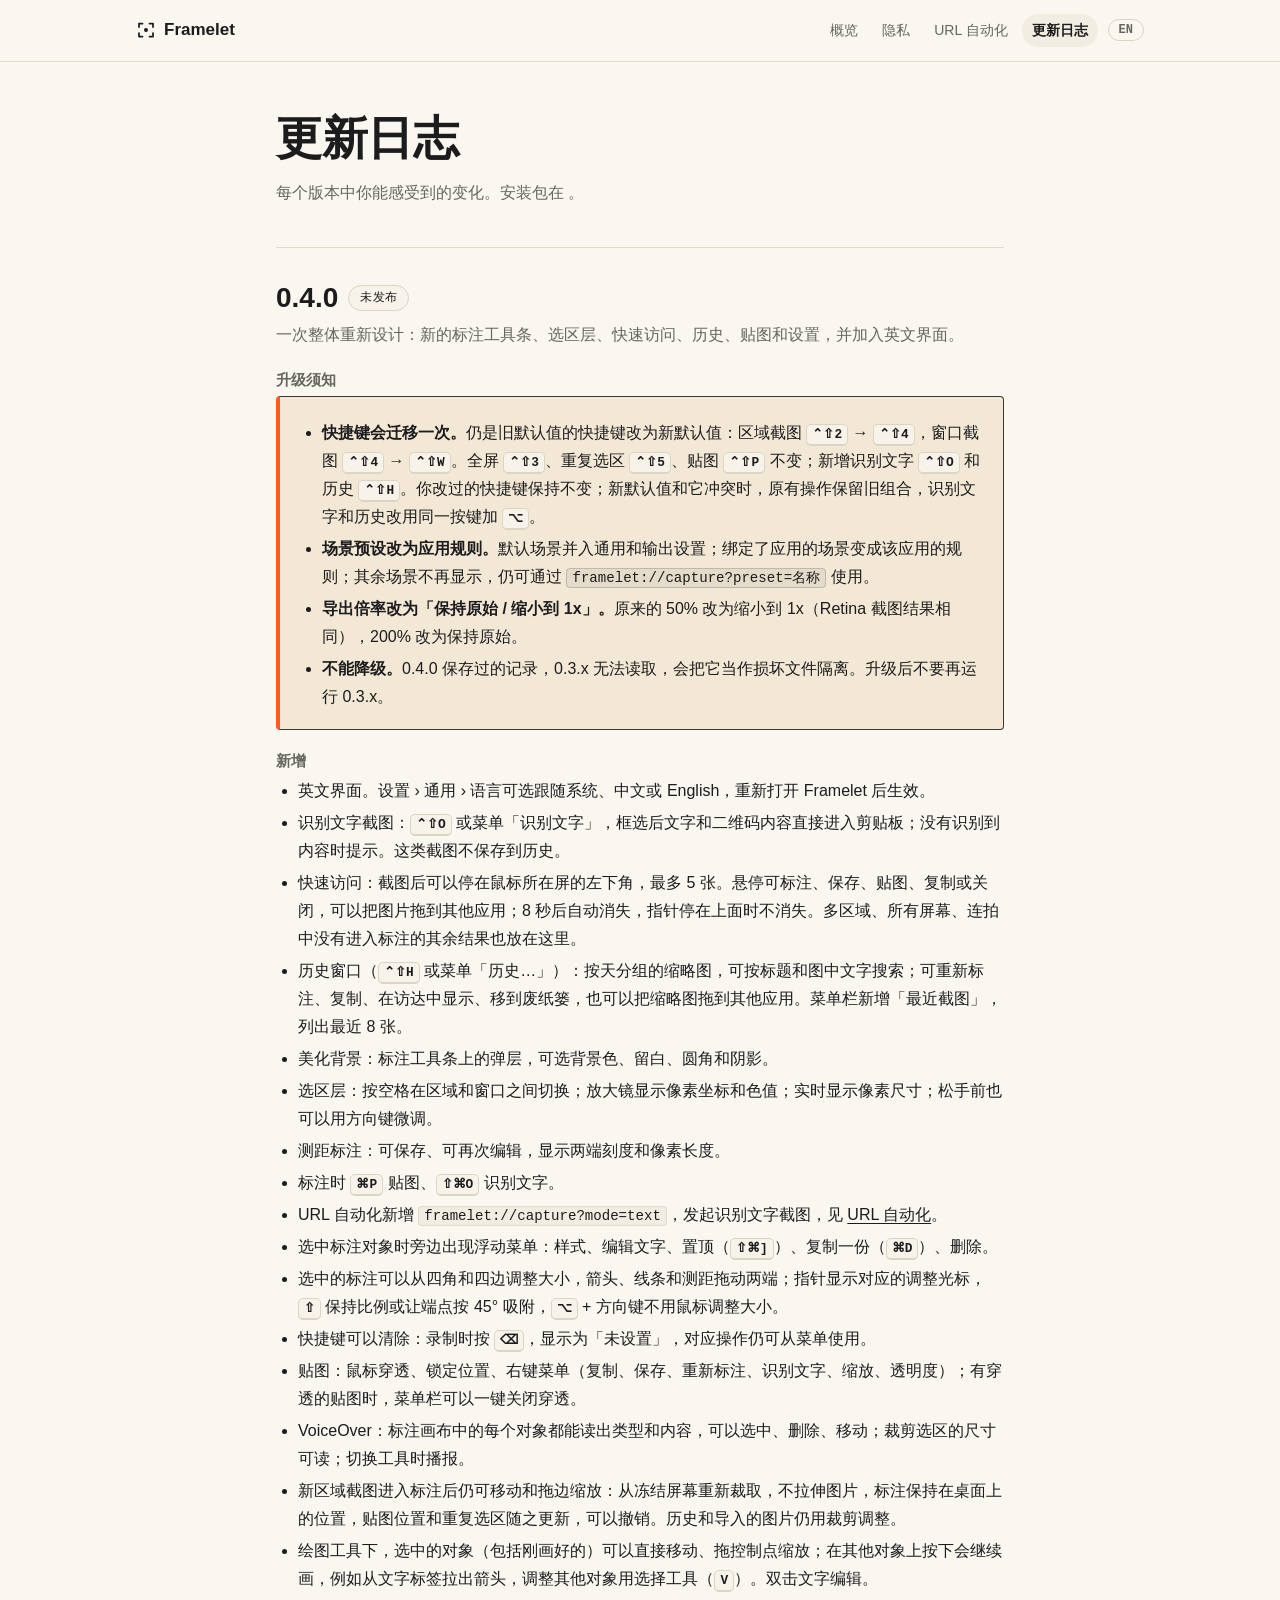
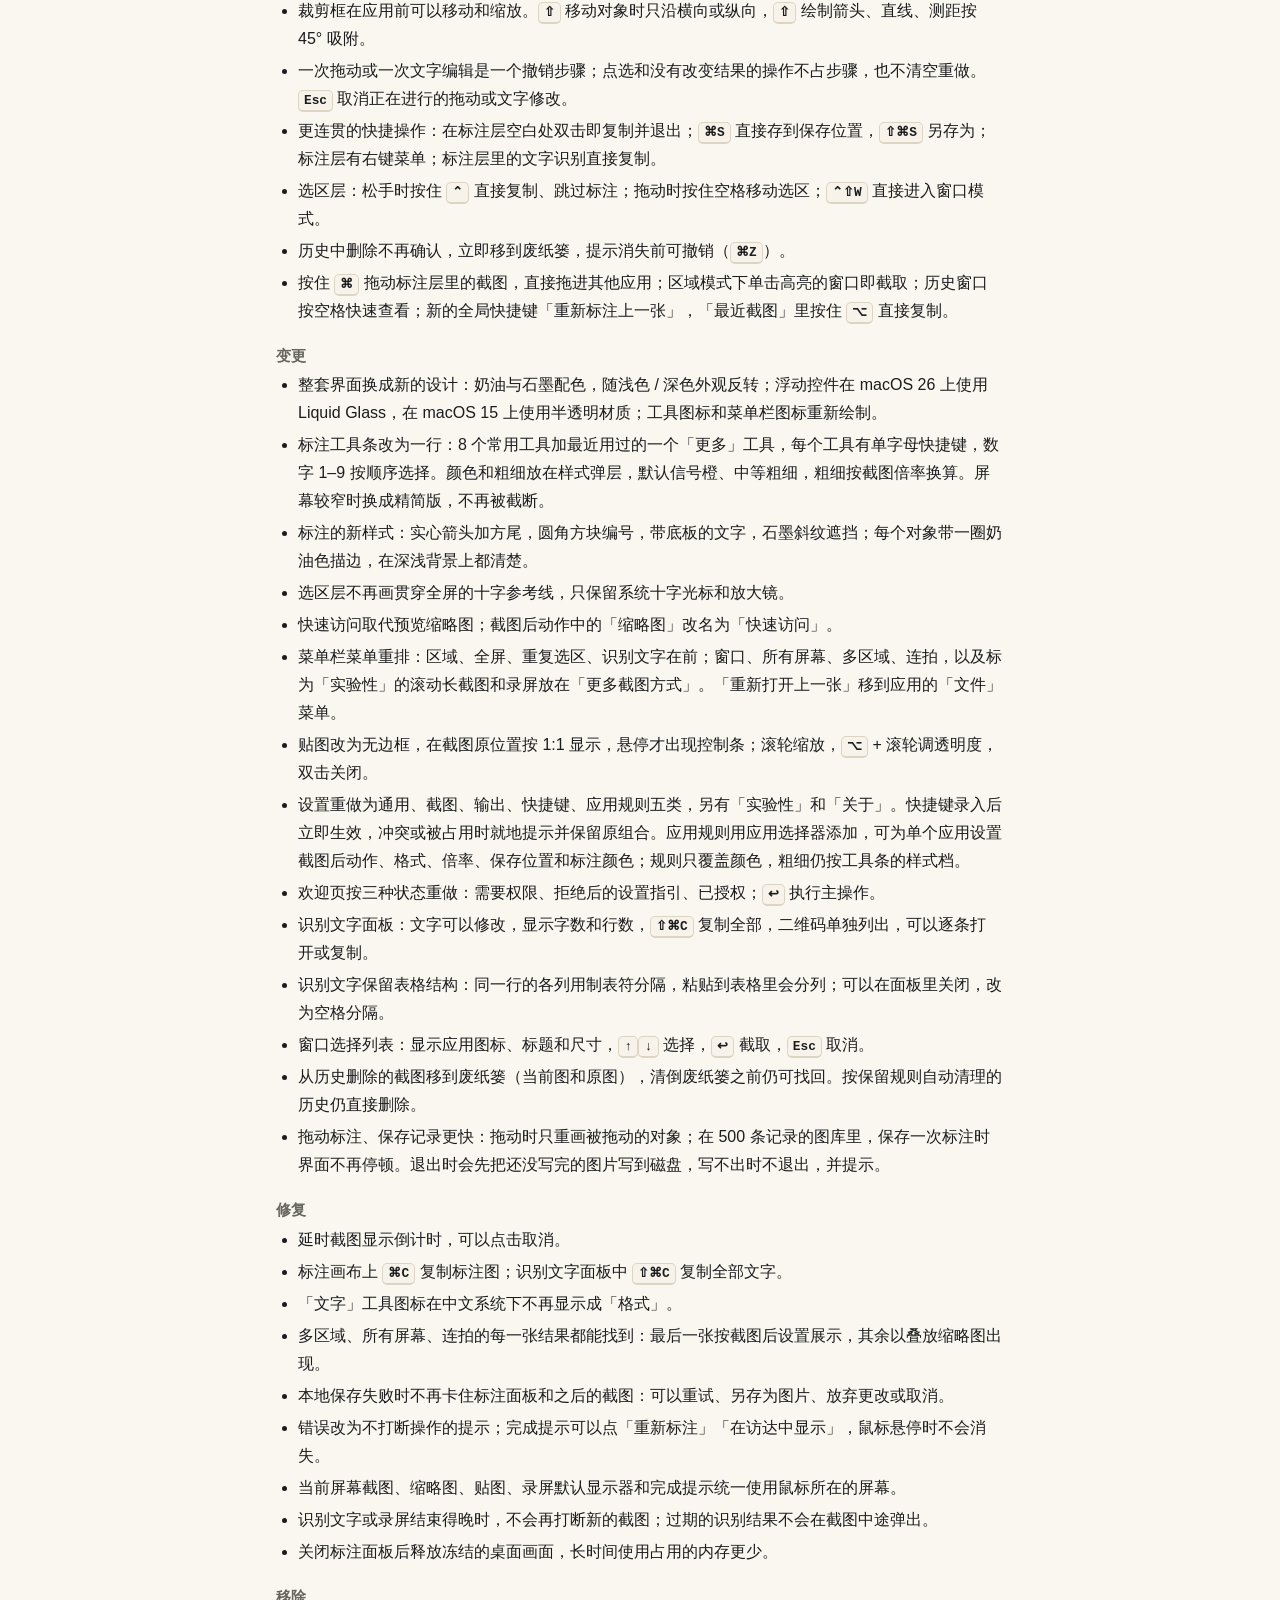
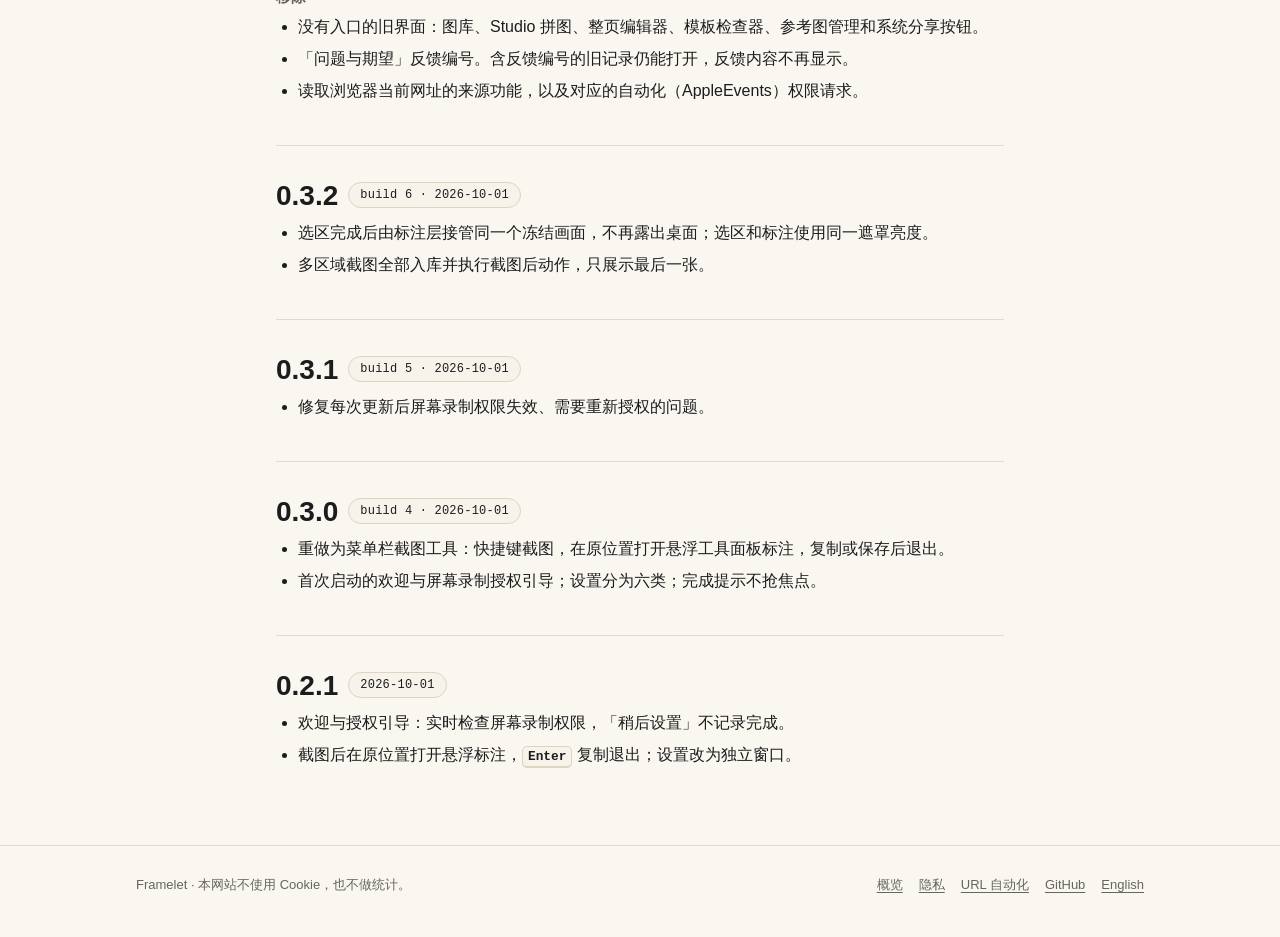
<file: changelog.html>
<!doctype html>
<html lang="zh-Hans">
<head>
<meta charset="utf-8">
<meta name="viewport" content="width=device-width, initial-scale=1">
<meta name="color-scheme" content="light dark">
<meta http-equiv="Content-Security-Policy" content="default-src 'self'; img-src 'self'; style-src 'self'; script-src 'self'; base-uri 'none'; form-action 'none'">
<title>更新日志 — Framelet</title>
<meta name="description" content="Framelet 各版本中用户能感受到的变化。">
<link rel="icon" href="assets/icon.svg" type="image/svg+xml">
<link rel="stylesheet" href="style.css">
<link rel="alternate" hreflang="zh-Hans" href="changelog.html">
<link rel="alternate" hreflang="en" href="en/changelog.html">
<script src="config.js" defer></script>
</head>
<body>
<a class="skip" href="#main">跳到正文</a>
<header class="site-header">
  <div class="wrap">
    <a class="brand" href="index.html"><svg viewBox="0 0 20 20" aria-hidden="true"><path d="M3 7V3.5h3.5M13.5 3.5H17V7M17 13v3.5h-3.5M6.5 16.5H3V13" fill="none" stroke="currentColor" stroke-width="1.75" stroke-linecap="round" stroke-linejoin="round"/><circle cx="10" cy="10" r="2" fill="currentColor"/></svg>Framelet</a>
    <nav class="site-nav" aria-label="网站">
      <a href="index.html">概览</a>
      <a href="privacy.html">隐私</a>
      <a href="automation.html">URL 自动化</a>
      <a href="changelog.html" aria-current="page">更新日志</a>
      <a class="lang" href="en/changelog.html" lang="en" hreflang="en">EN</a>
    </nav>
  </div>
</header>

<main id="main" class="doc">
  <div class="wrap narrow">
    <header class="page-head">
      <h1>更新日志</h1>
      <p>每个版本中你能感受到的变化。安装包在 <a data-link="RELEASES_URL" href="https://github.com/robeshell/framelet-releases/releases/latest">GitHub Releases</a>。</p>
    </header>

    <article class="release" aria-labelledby="v040">
      <h2 id="v040">0.4.0 <span class="readout">未发布</span></h2>
      <p class="muted">一次整体重新设计：新的标注工具条、选区层、快速访问、历史、贴图和设置，并加入英文界面。</p>

      <h3>升级须知</h3>
      <div class="plate">
        <ul>
          <li><strong>快捷键会迁移一次。</strong>仍是旧默认值的快捷键改为新默认值：区域截图 <kbd>⌃⇧2</kbd> → <kbd>⌃⇧4</kbd>，窗口截图 <kbd>⌃⇧4</kbd> → <kbd>⌃⇧W</kbd>。全屏 <kbd>⌃⇧3</kbd>、重复选区 <kbd>⌃⇧5</kbd>、贴图 <kbd>⌃⇧P</kbd> 不变；新增识别文字 <kbd>⌃⇧O</kbd> 和历史 <kbd>⌃⇧H</kbd>。你改过的快捷键保持不变；新默认值和它冲突时，原有操作保留旧组合，识别文字和历史改用同一按键加 <kbd>⌥</kbd>。</li>
          <li><strong>场景预设改为应用规则。</strong>默认场景并入通用和输出设置；绑定了应用的场景变成该应用的规则；其余场景不再显示，仍可通过 <code>framelet://capture?preset=名称</code> 使用。</li>
          <li><strong>导出倍率改为「保持原始 / 缩小到 1x」。</strong>原来的 50% 改为缩小到 1x（Retina 截图结果相同），200% 改为保持原始。</li>
          <li><strong>不能降级。</strong>0.4.0 保存过的记录，0.3.x 无法读取，会把它当作损坏文件隔离。升级后不要再运行 0.3.x。</li>
        </ul>
      </div>

      <h3>新增</h3>
      <ul>
        <li>英文界面。设置 › 通用 › 语言可选跟随系统、中文或 English，重新打开 Framelet 后生效。</li>
        <li>识别文字截图：<kbd>⌃⇧O</kbd> 或菜单「识别文字」，框选后文字和二维码内容直接进入剪贴板；没有识别到内容时提示。这类截图不保存到历史。</li>
        <li>快速访问：截图后可以停在鼠标所在屏的左下角，最多 5 张。悬停可标注、保存、贴图、复制或关闭，可以把图片拖到其他应用；8 秒后自动消失，指针停在上面时不消失。多区域、所有屏幕、连拍中没有进入标注的其余结果也放在这里。</li>
        <li>历史窗口（<kbd>⌃⇧H</kbd> 或菜单「历史…」）：按天分组的缩略图，可按标题和图中文字搜索；可重新标注、复制、在访达中显示、移到废纸篓，也可以把缩略图拖到其他应用。菜单栏新增「最近截图」，列出最近 8 张。</li>
        <li>美化背景：标注工具条上的弹层，可选背景色、留白、圆角和阴影。</li>
        <li>选区层：按空格在区域和窗口之间切换；放大镜显示像素坐标和色值；实时显示像素尺寸；松手前也可以用方向键微调。</li>
        <li>测距标注：可保存、可再次编辑，显示两端刻度和像素长度。</li>
        <li>标注时 <kbd>⌘P</kbd> 贴图、<kbd>⇧⌘O</kbd> 识别文字。</li>
        <li>URL 自动化新增 <code>framelet://capture?mode=text</code>，发起识别文字截图，见 <a href="automation.html#mode">URL 自动化</a>。</li>
        <li>选中标注对象时旁边出现浮动菜单：样式、编辑文字、置顶（<kbd>⇧⌘]</kbd>）、复制一份（<kbd>⌘D</kbd>）、删除。</li>
        <li>选中的标注可以从四角和四边调整大小，箭头、线条和测距拖动两端；指针显示对应的调整光标，<kbd>⇧</kbd> 保持比例或让端点按 45° 吸附，<kbd>⌥</kbd> + 方向键不用鼠标调整大小。</li>
        <li>快捷键可以清除：录制时按 <kbd>⌫</kbd>，显示为「未设置」，对应操作仍可从菜单使用。</li>
        <li>贴图：鼠标穿透、锁定位置、右键菜单（复制、保存、重新标注、识别文字、缩放、透明度）；有穿透的贴图时，菜单栏可以一键关闭穿透。</li>
        <li>VoiceOver：标注画布中的每个对象都能读出类型和内容，可以选中、删除、移动；裁剪选区的尺寸可读；切换工具时播报。</li>
        <li>新区域截图进入标注后仍可移动和拖边缩放：从冻结屏幕重新裁取，不拉伸图片，标注保持在桌面上的位置，贴图位置和重复选区随之更新，可以撤销。历史和导入的图片仍用裁剪调整。</li>
        <li>绘图工具下，选中的对象（包括刚画好的）可以直接移动、拖控制点缩放；在其他对象上按下会继续画，例如从文字标签拉出箭头，调整其他对象用选择工具（<kbd>V</kbd>）。双击文字编辑。</li>
        <li>裁剪框在应用前可以移动和缩放。<kbd>⇧</kbd> 移动对象时只沿横向或纵向，<kbd>⇧</kbd> 绘制箭头、直线、测距按 45° 吸附。</li>
        <li>一次拖动或一次文字编辑是一个撤销步骤；点选和没有改变结果的操作不占步骤，也不清空重做。<kbd>Esc</kbd> 取消正在进行的拖动或文字修改。</li>
        <li>更连贯的快捷操作：在标注层空白处双击即复制并退出；<kbd>⌘S</kbd> 直接存到保存位置，<kbd>⇧⌘S</kbd> 另存为；标注层有右键菜单；标注层里的文字识别直接复制。</li>
        <li>选区层：松手时按住 <kbd>⌃</kbd> 直接复制、跳过标注；拖动时按住空格移动选区；<kbd>⌃⇧W</kbd> 直接进入窗口模式。</li>
        <li>历史中删除不再确认，立即移到废纸篓，提示消失前可撤销（<kbd>⌘Z</kbd>）。</li>
        <li>按住 <kbd>⌘</kbd> 拖动标注层里的截图，直接拖进其他应用；区域模式下单击高亮的窗口即截取；历史窗口按空格快速查看；新的全局快捷键「重新标注上一张」，「最近截图」里按住 <kbd>⌥</kbd> 直接复制。</li>
      </ul>

      <h3>变更</h3>
      <ul>
        <li>整套界面换成新的设计：奶油与石墨配色，随浅色 / 深色外观反转；浮动控件在 macOS 26 上使用 Liquid Glass，在 macOS 15 上使用半透明材质；工具图标和菜单栏图标重新绘制。</li>
        <li>标注工具条改为一行：8 个常用工具加最近用过的一个「更多」工具，每个工具有单字母快捷键，数字 1–9 按顺序选择。颜色和粗细放在样式弹层，默认信号橙、中等粗细，粗细按截图倍率换算。屏幕较窄时换成精简版，不再被截断。</li>
        <li>标注的新样式：实心箭头加方尾，圆角方块编号，带底板的文字，石墨斜纹遮挡；每个对象带一圈奶油色描边，在深浅背景上都清楚。</li>
        <li>选区层不再画贯穿全屏的十字参考线，只保留系统十字光标和放大镜。</li>
        <li>快速访问取代预览缩略图；截图后动作中的「缩略图」改名为「快速访问」。</li>
        <li>菜单栏菜单重排：区域、全屏、重复选区、识别文字在前；窗口、所有屏幕、多区域、连拍，以及标为「实验性」的滚动长截图和录屏放在「更多截图方式」。「重新打开上一张」移到应用的「文件」菜单。</li>
        <li>贴图改为无边框，在截图原位置按 1:1 显示，悬停才出现控制条；滚轮缩放，<kbd>⌥</kbd> + 滚轮调透明度，双击关闭。</li>
        <li>设置重做为通用、截图、输出、快捷键、应用规则五类，另有「实验性」和「关于」。快捷键录入后立即生效，冲突或被占用时就地提示并保留原组合。应用规则用应用选择器添加，可为单个应用设置截图后动作、格式、倍率、保存位置和标注颜色；规则只覆盖颜色，粗细仍按工具条的样式档。</li>
        <li>欢迎页按三种状态重做：需要权限、拒绝后的设置指引、已授权；<kbd>↩</kbd> 执行主操作。</li>
        <li>识别文字面板：文字可以修改，显示字数和行数，<kbd>⇧⌘C</kbd> 复制全部，二维码单独列出，可以逐条打开或复制。</li>
        <li>识别文字保留表格结构：同一行的各列用制表符分隔，粘贴到表格里会分列；可以在面板里关闭，改为空格分隔。</li>
        <li>窗口选择列表：显示应用图标、标题和尺寸，<kbd>↑</kbd><kbd>↓</kbd> 选择，<kbd>↩</kbd> 截取，<kbd>Esc</kbd> 取消。</li>
        <li>从历史删除的截图移到废纸篓（当前图和原图），清倒废纸篓之前仍可找回。按保留规则自动清理的历史仍直接删除。</li>
        <li>拖动标注、保存记录更快：拖动时只重画被拖动的对象；在 500 条记录的图库里，保存一次标注时界面不再停顿。退出时会先把还没写完的图片写到磁盘，写不出时不退出，并提示。</li>
      </ul>

      <h3>修复</h3>
      <ul>
        <li>延时截图显示倒计时，可以点击取消。</li>
        <li>标注画布上 <kbd>⌘C</kbd> 复制标注图；识别文字面板中 <kbd>⇧⌘C</kbd> 复制全部文字。</li>
        <li>「文字」工具图标在中文系统下不再显示成「格式」。</li>
        <li>多区域、所有屏幕、连拍的每一张结果都能找到：最后一张按截图后设置展示，其余以叠放缩略图出现。</li>
        <li>本地保存失败时不再卡住标注面板和之后的截图：可以重试、另存为图片、放弃更改或取消。</li>
        <li>错误改为不打断操作的提示；完成提示可以点「重新标注」「在访达中显示」，鼠标悬停时不会消失。</li>
        <li>当前屏幕截图、缩略图、贴图、录屏默认显示器和完成提示统一使用鼠标所在的屏幕。</li>
        <li>识别文字或录屏结束得晚时，不会再打断新的截图；过期的识别结果不会在截图中途弹出。</li>
        <li>关闭标注面板后释放冻结的桌面画面，长时间使用占用的内存更少。</li>
      </ul>

      <h3>移除</h3>
      <ul>
        <li>没有入口的旧界面：图库、Studio 拼图、整页编辑器、模板检查器、参考图管理和系统分享按钮。</li>
        <li>「问题与期望」反馈编号。含反馈编号的旧记录仍能打开，反馈内容不再显示。</li>
        <li>读取浏览器当前网址的来源功能，以及对应的自动化（AppleEvents）权限请求。</li>
      </ul>
    </article>

    <article class="release" aria-labelledby="v032">
      <h2 id="v032">0.3.2 <span class="readout">build 6 · <time datetime="2026-10-01">2026-10-01</time></span></h2>
      <ul>
        <li>选区完成后由标注层接管同一个冻结画面，不再露出桌面；选区和标注使用同一遮罩亮度。</li>
        <li>多区域截图全部入库并执行截图后动作，只展示最后一张。</li>
      </ul>
    </article>

    <article class="release" aria-labelledby="v031">
      <h2 id="v031">0.3.1 <span class="readout">build 5 · <time datetime="2026-10-01">2026-10-01</time></span></h2>
      <ul>
        <li>修复每次更新后屏幕录制权限失效、需要重新授权的问题。</li>
      </ul>
    </article>

    <article class="release" aria-labelledby="v030">
      <h2 id="v030">0.3.0 <span class="readout">build 4 · <time datetime="2026-10-01">2026-10-01</time></span></h2>
      <ul>
        <li>重做为菜单栏截图工具：快捷键截图，在原位置打开悬浮工具面板标注，复制或保存后退出。</li>
        <li>首次启动的欢迎与屏幕录制授权引导；设置分为六类；完成提示不抢焦点。</li>
      </ul>
    </article>

    <article class="release" aria-labelledby="v021">
      <h2 id="v021">0.2.1 <span class="readout"><time datetime="2026-10-01">2026-10-01</time></span></h2>
      <ul>
        <li>欢迎与授权引导：实时检查屏幕录制权限，「稍后设置」不记录完成。</li>
        <li>截图后在原位置打开悬浮标注，<kbd>Enter</kbd> 复制退出；设置改为独立窗口。</li>
      </ul>
    </article>
  </div>
</main>

<footer class="site-footer">
  <div class="wrap">
    <span>Framelet · 本网站不使用 Cookie，也不做统计。</span>
    <nav aria-label="页脚">
      <a href="index.html">概览</a>
      <a href="privacy.html">隐私</a>
      <a href="automation.html">URL 自动化</a>
      <a data-link="REPO_URL" href="https://github.com/robeshell/framelet-releases">GitHub</a>
      <a href="en/changelog.html" lang="en" hreflang="en">English</a>
    </nav>
  </div>
</footer>
</body>
</html>
</file>
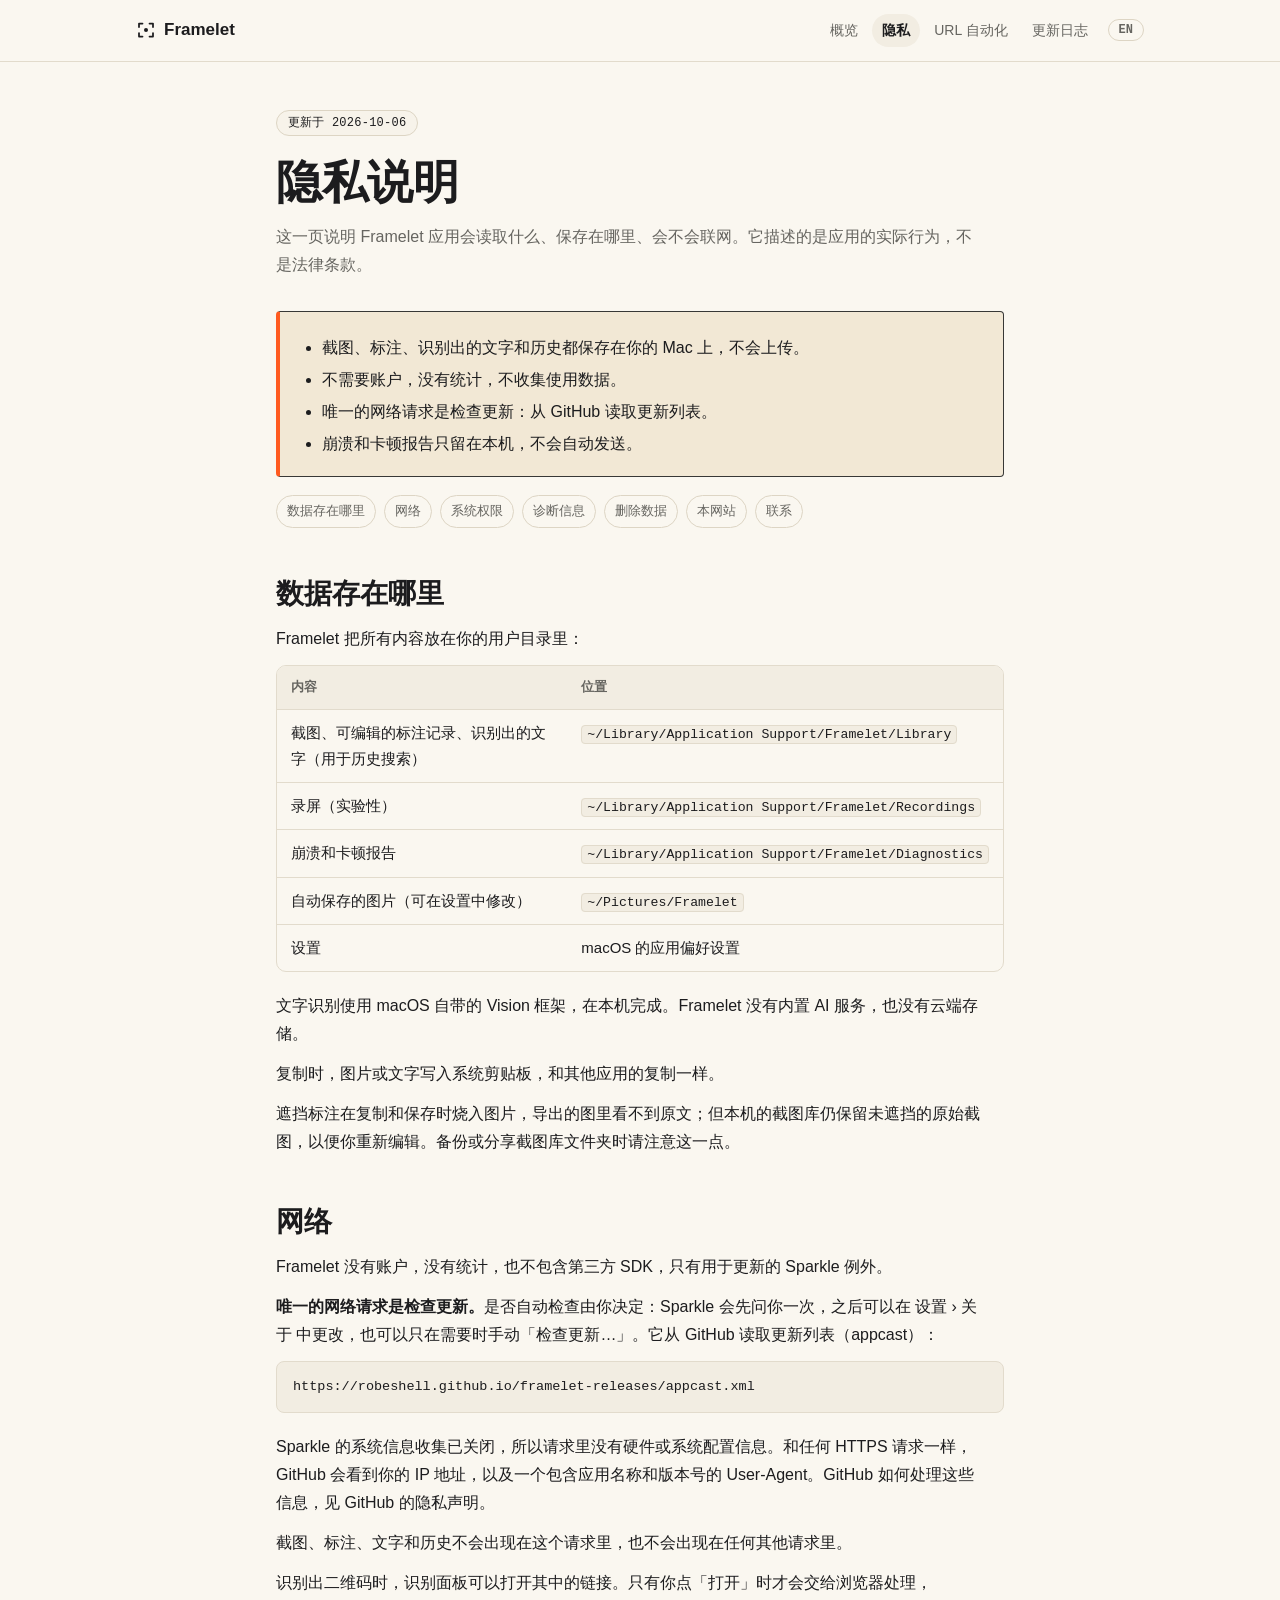
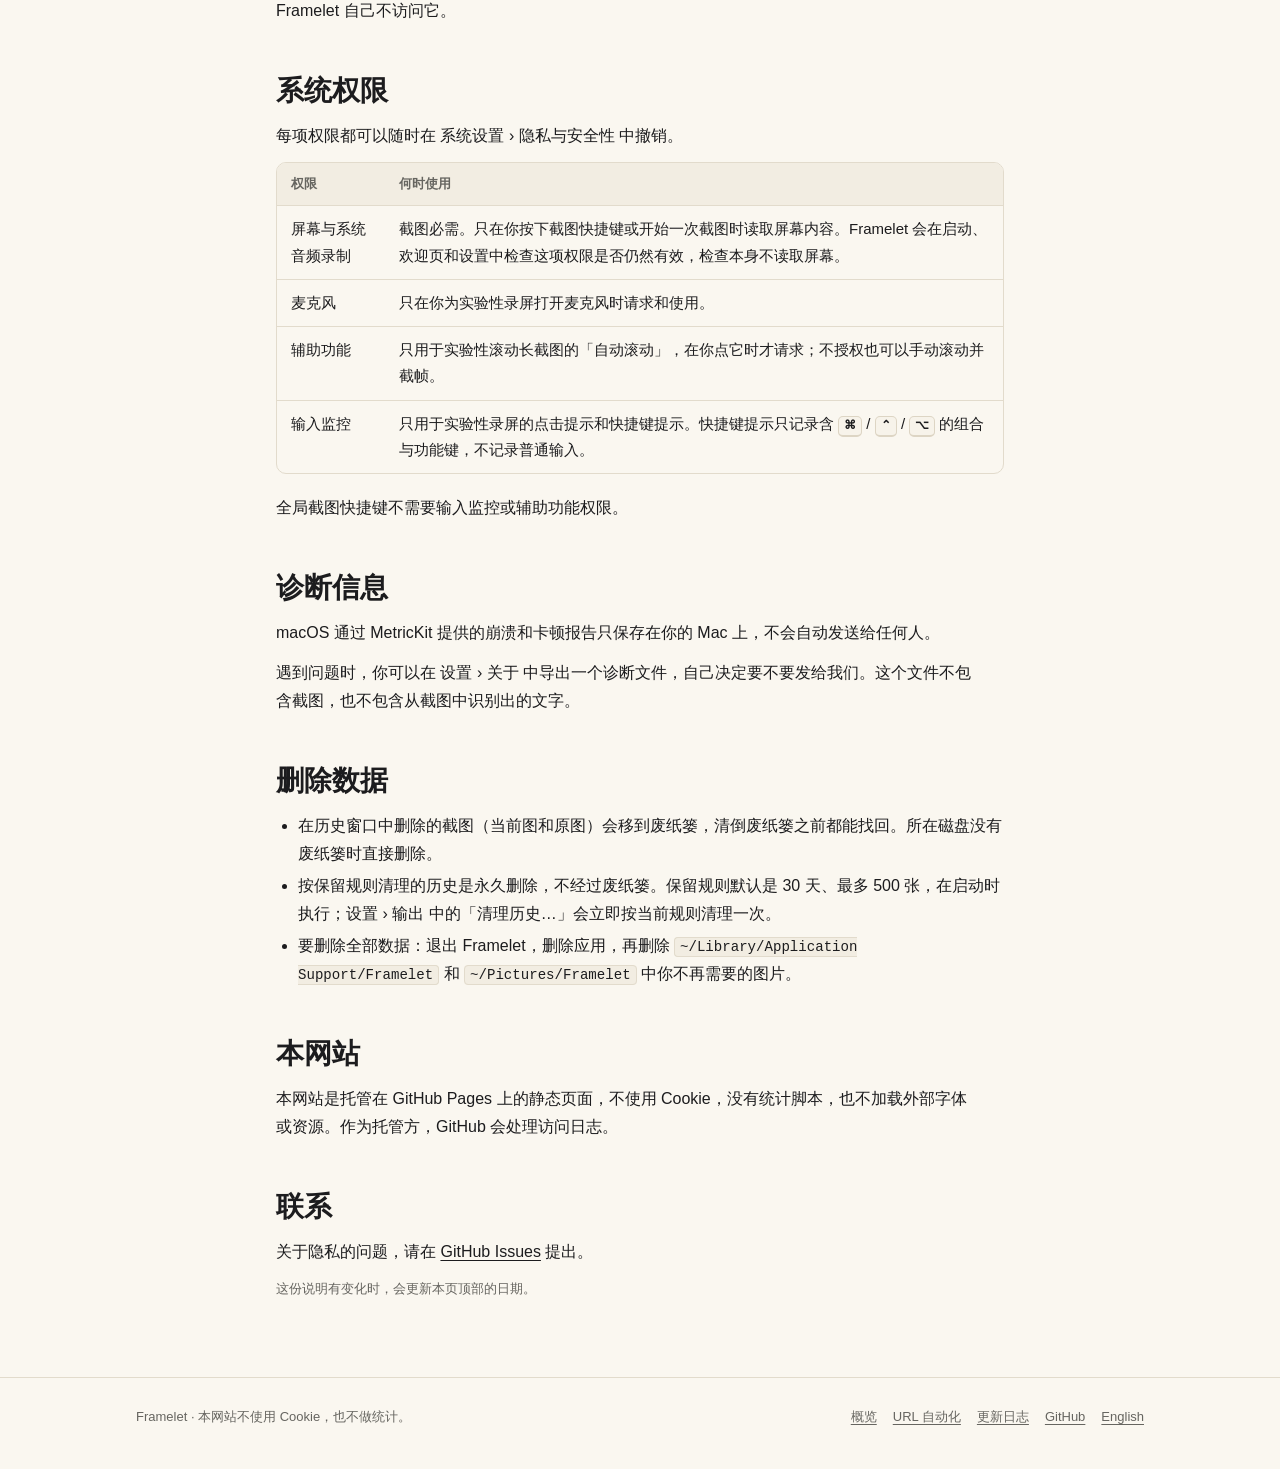
<file: privacy.html>
<!doctype html>
<html lang="zh-Hans">
<head>
<meta charset="utf-8">
<meta name="viewport" content="width=device-width, initial-scale=1">
<meta name="color-scheme" content="light dark">
<meta http-equiv="Content-Security-Policy" content="default-src 'self'; img-src 'self'; style-src 'self'; script-src 'self'; base-uri 'none'; form-action 'none'">
<title>隐私说明 — Framelet</title>
<meta name="description" content="Framelet 如何处理你的截图和数据：全部留在本机，没有账户，没有统计；唯一的网络请求是检查更新。">
<link rel="icon" href="assets/icon.svg" type="image/svg+xml">
<link rel="stylesheet" href="style.css">
<link rel="alternate" hreflang="zh-Hans" href="privacy.html">
<link rel="alternate" hreflang="en" href="en/privacy.html">
<script src="config.js" defer></script>
</head>
<body>
<a class="skip" href="#main">跳到正文</a>
<header class="site-header">
  <div class="wrap">
    <a class="brand" href="index.html"><svg viewBox="0 0 20 20" aria-hidden="true"><path d="M3 7V3.5h3.5M13.5 3.5H17V7M17 13v3.5h-3.5M6.5 16.5H3V13" fill="none" stroke="currentColor" stroke-width="1.75" stroke-linecap="round" stroke-linejoin="round"/><circle cx="10" cy="10" r="2" fill="currentColor"/></svg>Framelet</a>
    <nav class="site-nav" aria-label="网站">
      <a href="index.html">概览</a>
      <a href="privacy.html" aria-current="page">隐私</a>
      <a href="automation.html">URL 自动化</a>
      <a href="changelog.html">更新日志</a>
      <a class="lang" href="en/privacy.html" lang="en" hreflang="en">EN</a>
    </nav>
  </div>
</header>

<main id="main" class="doc">
  <div class="wrap narrow">
    <header class="page-head">
      <div class="eyebrow"><span class="readout">更新于 <time datetime="2026-10-06">2026-10-06</time></span></div>
      <h1>隐私说明</h1>
      <p>这一页说明 Framelet 应用会读取什么、保存在哪里、会不会联网。它描述的是应用的实际行为，不是法律条款。</p>
    </header>

    <div class="plate">
      <ul>
        <li>截图、标注、识别出的文字和历史都保存在你的 Mac 上，不会上传。</li>
        <li>不需要账户，没有统计，不收集使用数据。</li>
        <li>唯一的网络请求是检查更新：从 GitHub 读取更新列表。</li>
        <li>崩溃和卡顿报告只留在本机，不会自动发送。</li>
      </ul>
    </div>

    <ul class="toc" aria-label="本页内容">
      <li><a href="#data">数据存在哪里</a></li>
      <li><a href="#network">网络</a></li>
      <li><a href="#permissions">系统权限</a></li>
      <li><a href="#diagnostics">诊断信息</a></li>
      <li><a href="#delete">删除数据</a></li>
      <li><a href="#website">本网站</a></li>
      <li><a href="#contact">联系</a></li>
    </ul>

    <h2 id="data">数据存在哪里</h2>
    <p>Framelet 把所有内容放在你的用户目录里：</p>
    <div class="table-wrap">
      <table>
        <thead><tr><th>内容</th><th>位置</th></tr></thead>
        <tbody>
          <tr><td>截图、可编辑的标注记录、识别出的文字（用于历史搜索）</td><td><code>~/Library/Application Support/Framelet/Library</code></td></tr>
          <tr><td>录屏（实验性）</td><td><code>~/Library/Application Support/Framelet/Recordings</code></td></tr>
          <tr><td>崩溃和卡顿报告</td><td><code>~/Library/Application Support/Framelet/Diagnostics</code></td></tr>
          <tr><td>自动保存的图片（可在设置中修改）</td><td><code>~/Pictures/Framelet</code></td></tr>
          <tr><td>设置</td><td>macOS 的应用偏好设置</td></tr>
        </tbody>
      </table>
    </div>
    <p>文字识别使用 macOS 自带的 Vision 框架，在本机完成。Framelet 没有内置 AI 服务，也没有云端存储。</p>
    <p>复制时，图片或文字写入系统剪贴板，和其他应用的复制一样。</p>
    <p>遮挡标注在复制和保存时烧入图片，导出的图里看不到原文；但本机的截图库仍保留未遮挡的原始截图，以便你重新编辑。备份或分享截图库文件夹时请注意这一点。</p>

    <h2 id="network">网络</h2>
    <p>Framelet 没有账户，没有统计，也不包含第三方 SDK，只有用于更新的 Sparkle 例外。</p>
    <p><strong>唯一的网络请求是检查更新。</strong>是否自动检查由你决定：Sparkle 会先问你一次，之后可以在 设置 › 关于 中更改，也可以只在需要时手动「检查更新…」。它从 GitHub 读取更新列表（appcast）：</p>
    <pre><code data-text="APPCAST_URL">https://robeshell.github.io/framelet-releases/appcast.xml</code></pre>
    <p>Sparkle 的系统信息收集已关闭，所以请求里没有硬件或系统配置信息。和任何 HTTPS 请求一样，GitHub 会看到你的 IP 地址，以及一个包含应用名称和版本号的 User-Agent。GitHub 如何处理这些信息，见 GitHub 的隐私声明。</p>
    <p>截图、标注、文字和历史不会出现在这个请求里，也不会出现在任何其他请求里。</p>
    <p>识别出二维码时，识别面板可以打开其中的链接。只有你点「打开」时才会交给浏览器处理，Framelet 自己不访问它。</p>

    <h2 id="permissions">系统权限</h2>
    <p>每项权限都可以随时在 系统设置 › 隐私与安全性 中撤销。</p>
    <div class="table-wrap">
      <table>
        <thead><tr><th>权限</th><th>何时使用</th></tr></thead>
        <tbody>
          <tr><td>屏幕与系统音频录制</td><td>截图必需。只在你按下截图快捷键或开始一次截图时读取屏幕内容。Framelet 会在启动、欢迎页和设置中检查这项权限是否仍然有效，检查本身不读取屏幕。</td></tr>
          <tr><td>麦克风</td><td>只在你为实验性录屏打开麦克风时请求和使用。</td></tr>
          <tr><td>辅助功能</td><td>只用于实验性滚动长截图的「自动滚动」，在你点它时才请求；不授权也可以手动滚动并截帧。</td></tr>
          <tr><td>输入监控</td><td>只用于实验性录屏的点击提示和快捷键提示。快捷键提示只记录含 <kbd>⌘</kbd> / <kbd>⌃</kbd> / <kbd>⌥</kbd> 的组合与功能键，不记录普通输入。</td></tr>
        </tbody>
      </table>
    </div>
    <p>全局截图快捷键不需要输入监控或辅助功能权限。</p>

    <h2 id="diagnostics">诊断信息</h2>
    <p>macOS 通过 MetricKit 提供的崩溃和卡顿报告只保存在你的 Mac 上，不会自动发送给任何人。</p>
    <p>遇到问题时，你可以在 设置 › 关于 中导出一个诊断文件，自己决定要不要发给我们。这个文件不包含截图，也不包含从截图中识别出的文字。</p>

    <h2 id="delete">删除数据</h2>
    <ul>
      <li>在历史窗口中删除的截图（当前图和原图）会移到废纸篓，清倒废纸篓之前都能找回。所在磁盘没有废纸篓时直接删除。</li>
      <li>按保留规则清理的历史是永久删除，不经过废纸篓。保留规则默认是 30 天、最多 500 张，在启动时执行；设置 › 输出 中的「清理历史…」会立即按当前规则清理一次。</li>
      <li>要删除全部数据：退出 Framelet，删除应用，再删除 <code>~/Library/Application Support/Framelet</code> 和 <code>~/Pictures/Framelet</code> 中你不再需要的图片。</li>
    </ul>

    <h2 id="website">本网站</h2>
    <p>本网站是托管在 GitHub Pages 上的静态页面，不使用 Cookie，没有统计脚本，也不加载外部字体或资源。作为托管方，GitHub 会处理访问日志。</p>

    <h2 id="contact">联系</h2>
    <p>关于隐私的问题，请在 <a data-link="SUPPORT_URL" href="https://github.com/robeshell/framelet-releases/issues">GitHub Issues</a> 提出。</p>
    <p class="fine">这份说明有变化时，会更新本页顶部的日期。</p>
  </div>
</main>

<footer class="site-footer">
  <div class="wrap">
    <span>Framelet · 本网站不使用 Cookie，也不做统计。</span>
    <nav aria-label="页脚">
      <a href="index.html">概览</a>
      <a href="automation.html">URL 自动化</a>
      <a href="changelog.html">更新日志</a>
      <a data-link="REPO_URL" href="https://github.com/robeshell/framelet-releases">GitHub</a>
      <a href="en/privacy.html" lang="en" hreflang="en">English</a>
    </nav>
  </div>
</footer>
</body>
</html>
</file>
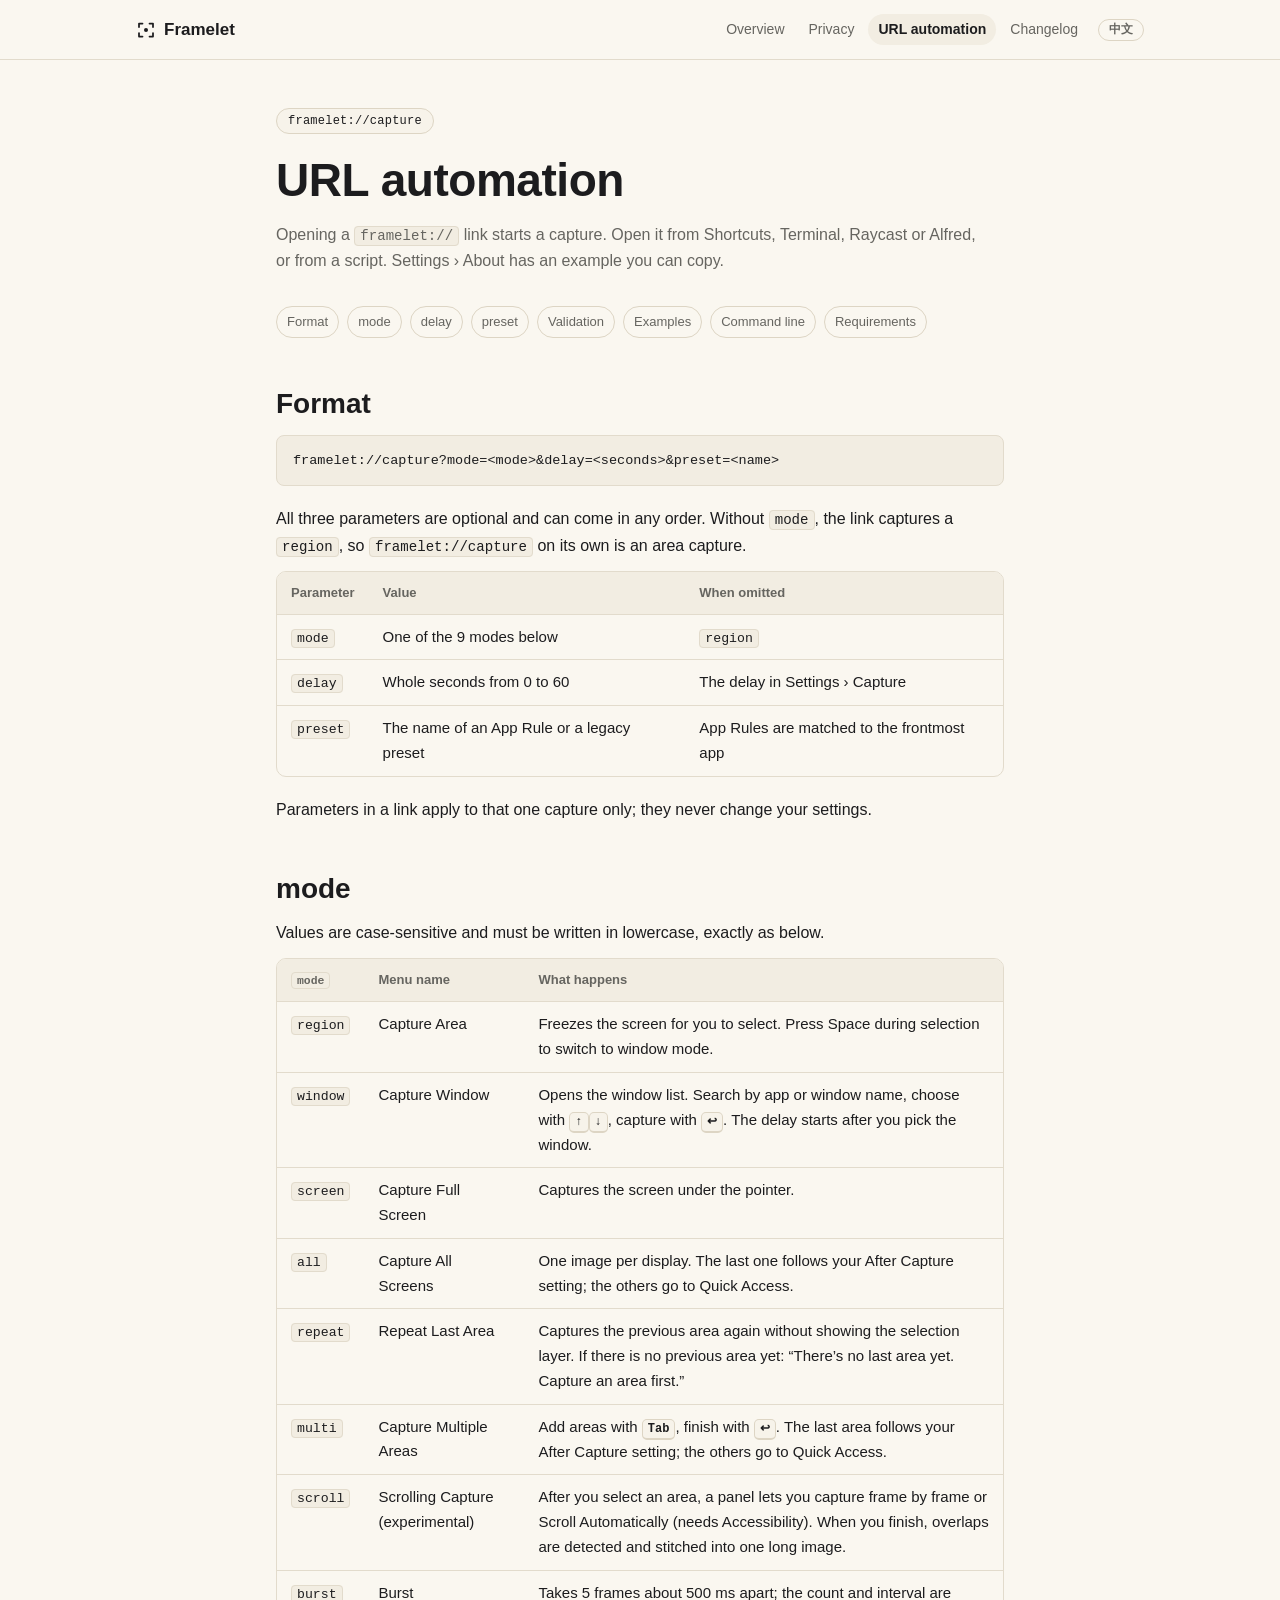
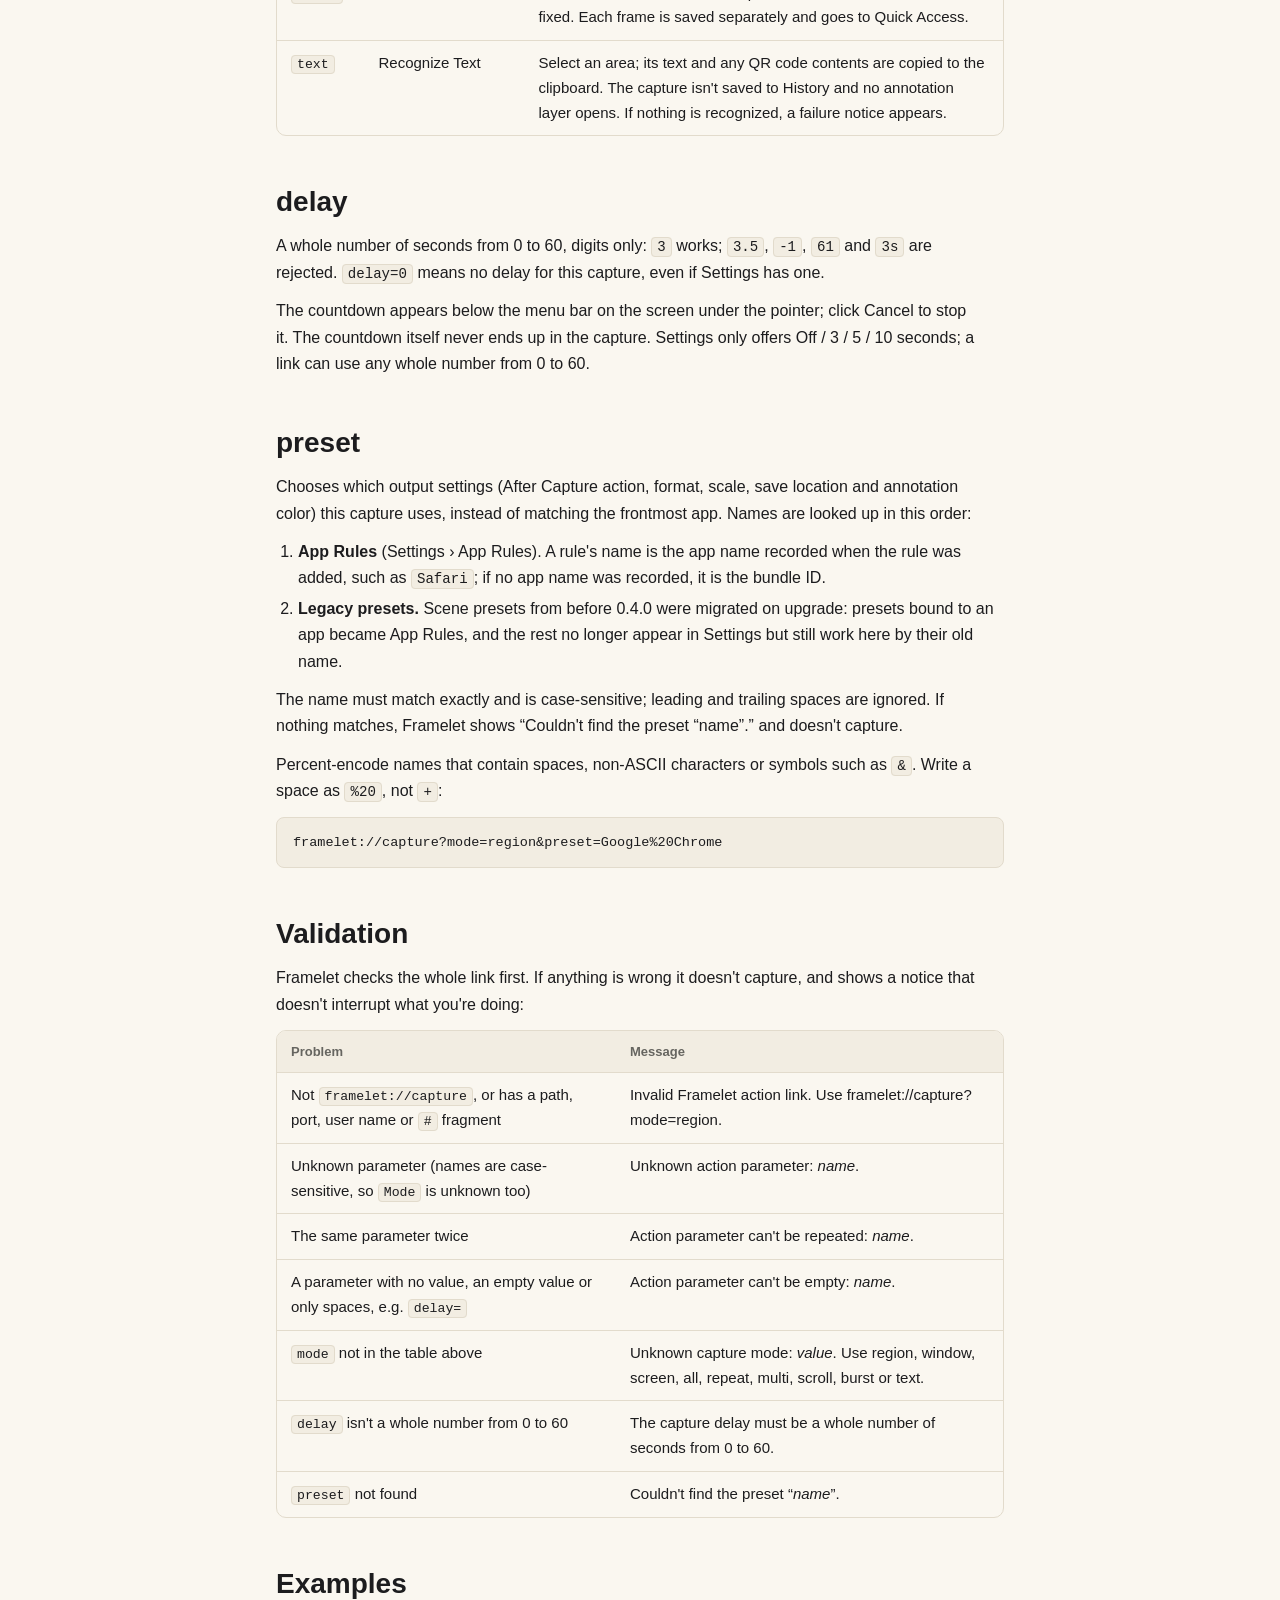
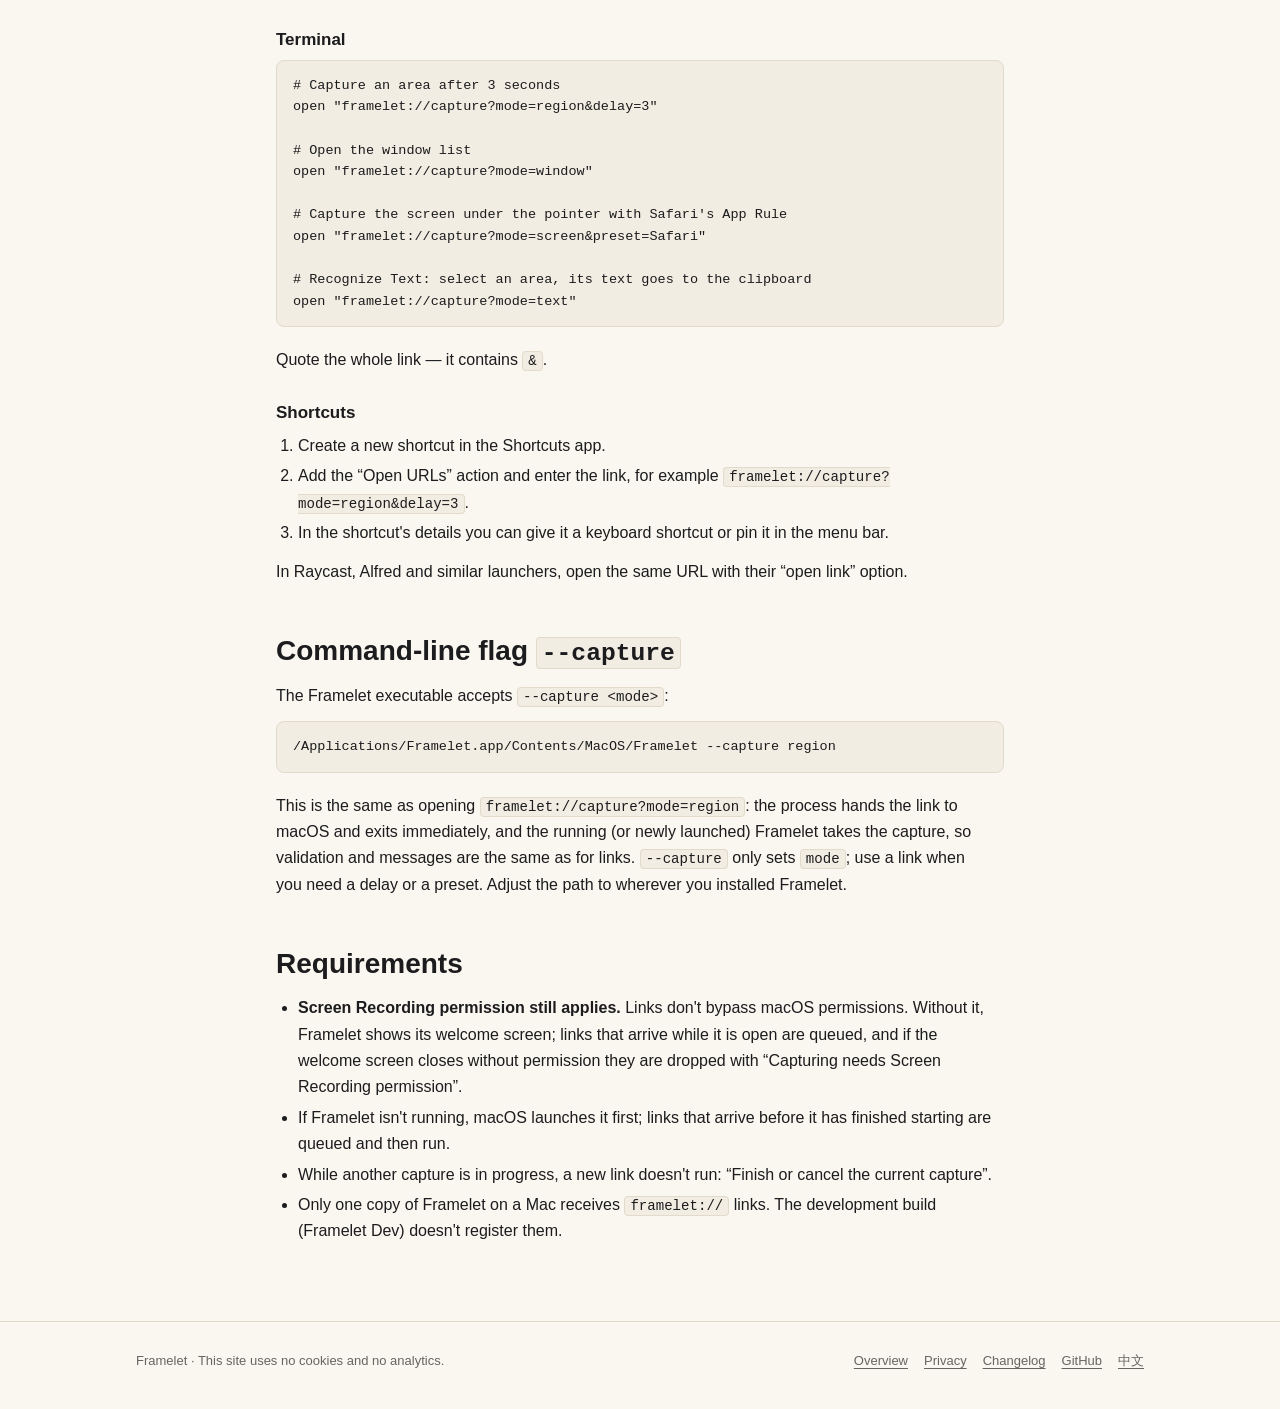
<file: en/automation.html>
<!doctype html>
<html lang="en">
<head>
<meta charset="utf-8">
<meta name="viewport" content="width=device-width, initial-scale=1">
<meta name="color-scheme" content="light dark">
<meta http-equiv="Content-Security-Policy" content="default-src 'self'; img-src 'self'; style-src 'self'; script-src 'self'; base-uri 'none'; form-action 'none'">
<title>URL automation — Framelet</title>
<meta name="description" content="Start a capture from Shortcuts, Terminal or a launcher with framelet://capture links: capture modes, delay, App Rules and parameter validation.">
<link rel="icon" href="../assets/icon.svg" type="image/svg+xml">
<link rel="stylesheet" href="../style.css">
<link rel="alternate" hreflang="zh-Hans" href="../automation.html">
<link rel="alternate" hreflang="en" href="automation.html">
<script src="../config.js" defer></script>
</head>
<body>
<a class="skip" href="#main">Skip to content</a>
<header class="site-header">
  <div class="wrap">
    <a class="brand" href="index.html"><svg viewBox="0 0 20 20" aria-hidden="true"><path d="M3 7V3.5h3.5M13.5 3.5H17V7M17 13v3.5h-3.5M6.5 16.5H3V13" fill="none" stroke="currentColor" stroke-width="1.75" stroke-linecap="round" stroke-linejoin="round"/><circle cx="10" cy="10" r="2" fill="currentColor"/></svg>Framelet</a>
    <nav class="site-nav" aria-label="Site">
      <a href="index.html">Overview</a>
      <a href="privacy.html">Privacy</a>
      <a href="automation.html" aria-current="page">URL automation</a>
      <a href="changelog.html">Changelog</a>
      <a class="lang" href="../automation.html" lang="zh-Hans" hreflang="zh-Hans">中文</a>
    </nav>
  </div>
</header>

<main id="main" class="doc">
  <div class="wrap narrow">
    <header class="page-head">
      <div class="eyebrow"><span class="readout">framelet://capture</span></div>
      <h1>URL automation</h1>
      <p>Opening a <code>framelet://</code> link starts a capture. Open it from Shortcuts, Terminal, Raycast or Alfred, or from a script. Settings › About has an example you can copy.</p>
    </header>

    <ul class="toc" aria-label="On this page">
      <li><a href="#format">Format</a></li>
      <li><a href="#mode">mode</a></li>
      <li><a href="#delay">delay</a></li>
      <li><a href="#preset">preset</a></li>
      <li><a href="#validation">Validation</a></li>
      <li><a href="#examples">Examples</a></li>
      <li><a href="#cli">Command line</a></li>
      <li><a href="#notes">Requirements</a></li>
    </ul>

    <h2 id="format">Format</h2>
    <pre><code>framelet://capture?mode=&lt;mode&gt;&amp;delay=&lt;seconds&gt;&amp;preset=&lt;name&gt;</code></pre>
    <p>All three parameters are optional and can come in any order. Without <code>mode</code>, the link captures a <code>region</code>, so <code>framelet://capture</code> on its own is an area capture.</p>
    <div class="table-wrap">
      <table>
        <thead><tr><th>Parameter</th><th>Value</th><th>When omitted</th></tr></thead>
        <tbody>
          <tr><td><code>mode</code></td><td>One of the 9 modes below</td><td><code>region</code></td></tr>
          <tr><td><code>delay</code></td><td>Whole seconds from 0 to 60</td><td>The delay in Settings › Capture</td></tr>
          <tr><td><code>preset</code></td><td>The name of an App Rule or a legacy preset</td><td>App Rules are matched to the frontmost app</td></tr>
        </tbody>
      </table>
    </div>
    <p>Parameters in a link apply to that one capture only; they never change your settings.</p>

    <h2 id="mode">mode</h2>
    <p>Values are case-sensitive and must be written in lowercase, exactly as below.</p>
    <div class="table-wrap">
      <table>
        <thead><tr><th><code>mode</code></th><th>Menu name</th><th>What happens</th></tr></thead>
        <tbody>
          <tr><td><code>region</code></td><td>Capture Area</td><td>Freezes the screen for you to select. Press Space during selection to switch to window mode.</td></tr>
          <tr><td><code>window</code></td><td>Capture Window</td><td>Opens the window list. Search by app or window name, choose with <kbd>↑</kbd><kbd>↓</kbd>, capture with <kbd>↩</kbd>. The delay starts after you pick the window.</td></tr>
          <tr><td><code>screen</code></td><td>Capture Full Screen</td><td>Captures the screen under the pointer.</td></tr>
          <tr><td><code>all</code></td><td>Capture All Screens</td><td>One image per display. The last one follows your After Capture setting; the others go to Quick Access.</td></tr>
          <tr><td><code>repeat</code></td><td>Repeat Last Area</td><td>Captures the previous area again without showing the selection layer. If there is no previous area yet: “There’s no last area yet. Capture an area first.”</td></tr>
          <tr><td><code>multi</code></td><td>Capture Multiple Areas</td><td>Add areas with <kbd>Tab</kbd>, finish with <kbd>↩</kbd>. The last area follows your After Capture setting; the others go to Quick Access.</td></tr>
          <tr><td><code>scroll</code></td><td>Scrolling Capture (experimental)</td><td>After you select an area, a panel lets you capture frame by frame or Scroll Automatically (needs Accessibility). When you finish, overlaps are detected and stitched into one long image.</td></tr>
          <tr><td><code>burst</code></td><td>Burst</td><td>Takes 5 frames about 500 ms apart; the count and interval are fixed. Each frame is saved separately and goes to Quick Access.</td></tr>
          <tr><td><code>text</code></td><td>Recognize Text</td><td>Select an area; its text and any QR code contents are copied to the clipboard. The capture isn't saved to History and no annotation layer opens. If nothing is recognized, a failure notice appears.</td></tr>
        </tbody>
      </table>
    </div>

    <h2 id="delay">delay</h2>
    <p>A whole number of seconds from 0 to 60, digits only: <code>3</code> works; <code>3.5</code>, <code>-1</code>, <code>61</code> and <code>3s</code> are rejected. <code>delay=0</code> means no delay for this capture, even if Settings has one.</p>
    <p>The countdown appears below the menu bar on the screen under the pointer; click Cancel to stop it. The countdown itself never ends up in the capture. Settings only offers Off / 3 / 5 / 10 seconds; a link can use any whole number from 0 to 60.</p>

    <h2 id="preset">preset</h2>
    <p>Chooses which output settings (After Capture action, format, scale, save location and annotation color) this capture uses, instead of matching the frontmost app. Names are looked up in this order:</p>
    <ol>
      <li><strong>App Rules</strong> (Settings › App Rules). A rule's name is the app name recorded when the rule was added, such as <code>Safari</code>; if no app name was recorded, it is the bundle ID.</li>
      <li><strong>Legacy presets.</strong> Scene presets from before 0.4.0 were migrated on upgrade: presets bound to an app became App Rules, and the rest no longer appear in Settings but still work here by their old name.</li>
    </ol>
    <p>The name must match exactly and is case-sensitive; leading and trailing spaces are ignored. If nothing matches, Framelet shows “Couldn't find the preset “name”.” and doesn't capture.</p>
    <p>Percent-encode names that contain spaces, non-ASCII characters or symbols such as <code>&amp;</code>. Write a space as <code>%20</code>, not <code>+</code>:</p>
    <pre><code>framelet://capture?mode=region&amp;preset=Google%20Chrome</code></pre>

    <h2 id="validation">Validation</h2>
    <p>Framelet checks the whole link first. If anything is wrong it doesn't capture, and shows a notice that doesn't interrupt what you're doing:</p>
    <div class="table-wrap">
      <table>
        <thead><tr><th>Problem</th><th>Message</th></tr></thead>
        <tbody>
          <tr><td>Not <code>framelet://capture</code>, or has a path, port, user name or <code>#</code> fragment</td><td>Invalid Framelet action link. Use framelet://capture?mode=region.</td></tr>
          <tr><td>Unknown parameter (names are case-sensitive, so <code>Mode</code> is unknown too)</td><td>Unknown action parameter: <em>name</em>.</td></tr>
          <tr><td>The same parameter twice</td><td>Action parameter can't be repeated: <em>name</em>.</td></tr>
          <tr><td>A parameter with no value, an empty value or only spaces, e.g. <code>delay=</code></td><td>Action parameter can't be empty: <em>name</em>.</td></tr>
          <tr><td><code>mode</code> not in the table above</td><td>Unknown capture mode: <em>value</em>. Use region, window, screen, all, repeat, multi, scroll, burst or text.</td></tr>
          <tr><td><code>delay</code> isn't a whole number from 0 to 60</td><td>The capture delay must be a whole number of seconds from 0 to 60.</td></tr>
          <tr><td><code>preset</code> not found</td><td>Couldn't find the preset “<em>name</em>”.</td></tr>
        </tbody>
      </table>
    </div>

    <h2 id="examples">Examples</h2>
    <h3>Terminal</h3>
<pre><code># Capture an area after 3 seconds
open "framelet://capture?mode=region&amp;delay=3"

# Open the window list
open "framelet://capture?mode=window"

# Capture the screen under the pointer with Safari's App Rule
open "framelet://capture?mode=screen&amp;preset=Safari"

# Recognize Text: select an area, its text goes to the clipboard
open "framelet://capture?mode=text"</code></pre>
    <p>Quote the whole link — it contains <code>&amp;</code>.</p>

    <h3>Shortcuts</h3>
    <ol>
      <li>Create a new shortcut in the Shortcuts app.</li>
      <li>Add the “Open URLs” action and enter the link, for example <code>framelet://capture?mode=region&amp;delay=3</code>.</li>
      <li>In the shortcut's details you can give it a keyboard shortcut or pin it in the menu bar.</li>
    </ol>
    <p>In Raycast, Alfred and similar launchers, open the same URL with their “open link” option.</p>

    <h2 id="cli">Command-line flag <code>--capture</code></h2>
    <p>The Framelet executable accepts <code>--capture &lt;mode&gt;</code>:</p>
    <pre><code>/Applications/Framelet.app/Contents/MacOS/Framelet --capture region</code></pre>
    <p>This is the same as opening <code>framelet://capture?mode=region</code>: the process hands the link to macOS and exits immediately, and the running (or newly launched) Framelet takes the capture, so validation and messages are the same as for links. <code>--capture</code> only sets <code>mode</code>; use a link when you need a delay or a preset. Adjust the path to wherever you installed Framelet.</p>

    <h2 id="notes">Requirements</h2>
    <ul>
      <li><strong>Screen Recording permission still applies.</strong> Links don't bypass macOS permissions. Without it, Framelet shows its welcome screen; links that arrive while it is open are queued, and if the welcome screen closes without permission they are dropped with “Capturing needs Screen Recording permission”.</li>
      <li>If Framelet isn't running, macOS launches it first; links that arrive before it has finished starting are queued and then run.</li>
      <li>While another capture is in progress, a new link doesn't run: “Finish or cancel the current capture”.</li>
      <li>Only one copy of Framelet on a Mac receives <code>framelet://</code> links. The development build (Framelet Dev) doesn't register them.</li>
    </ul>
  </div>
</main>

<footer class="site-footer">
  <div class="wrap">
    <span>Framelet · This site uses no cookies and no analytics.</span>
    <nav aria-label="Footer">
      <a href="index.html">Overview</a>
      <a href="privacy.html">Privacy</a>
      <a href="changelog.html">Changelog</a>
      <a data-link="REPO_URL" href="https://github.com/robeshell/framelet-releases">GitHub</a>
      <a href="../automation.html" lang="zh-Hans" hreflang="zh-Hans">中文</a>
    </nav>
  </div>
</footer>
</body>
</html>
</file>
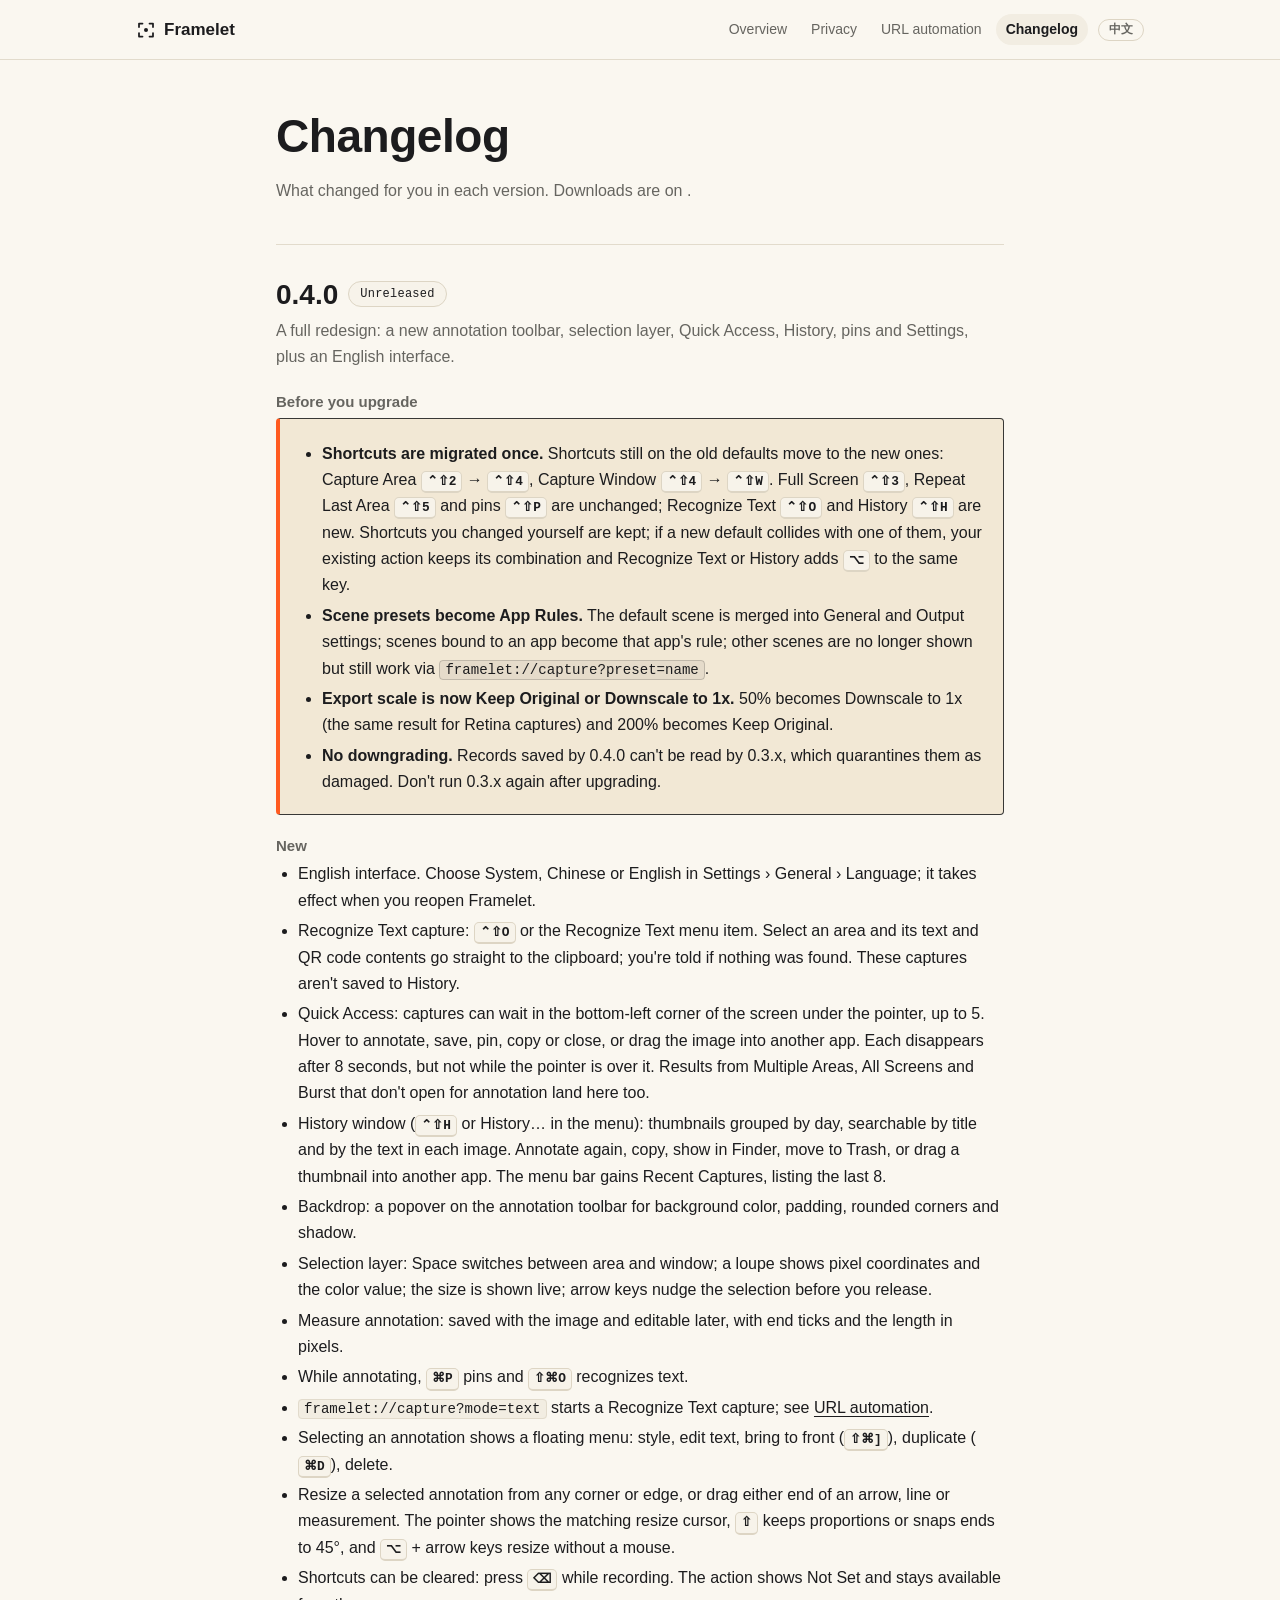
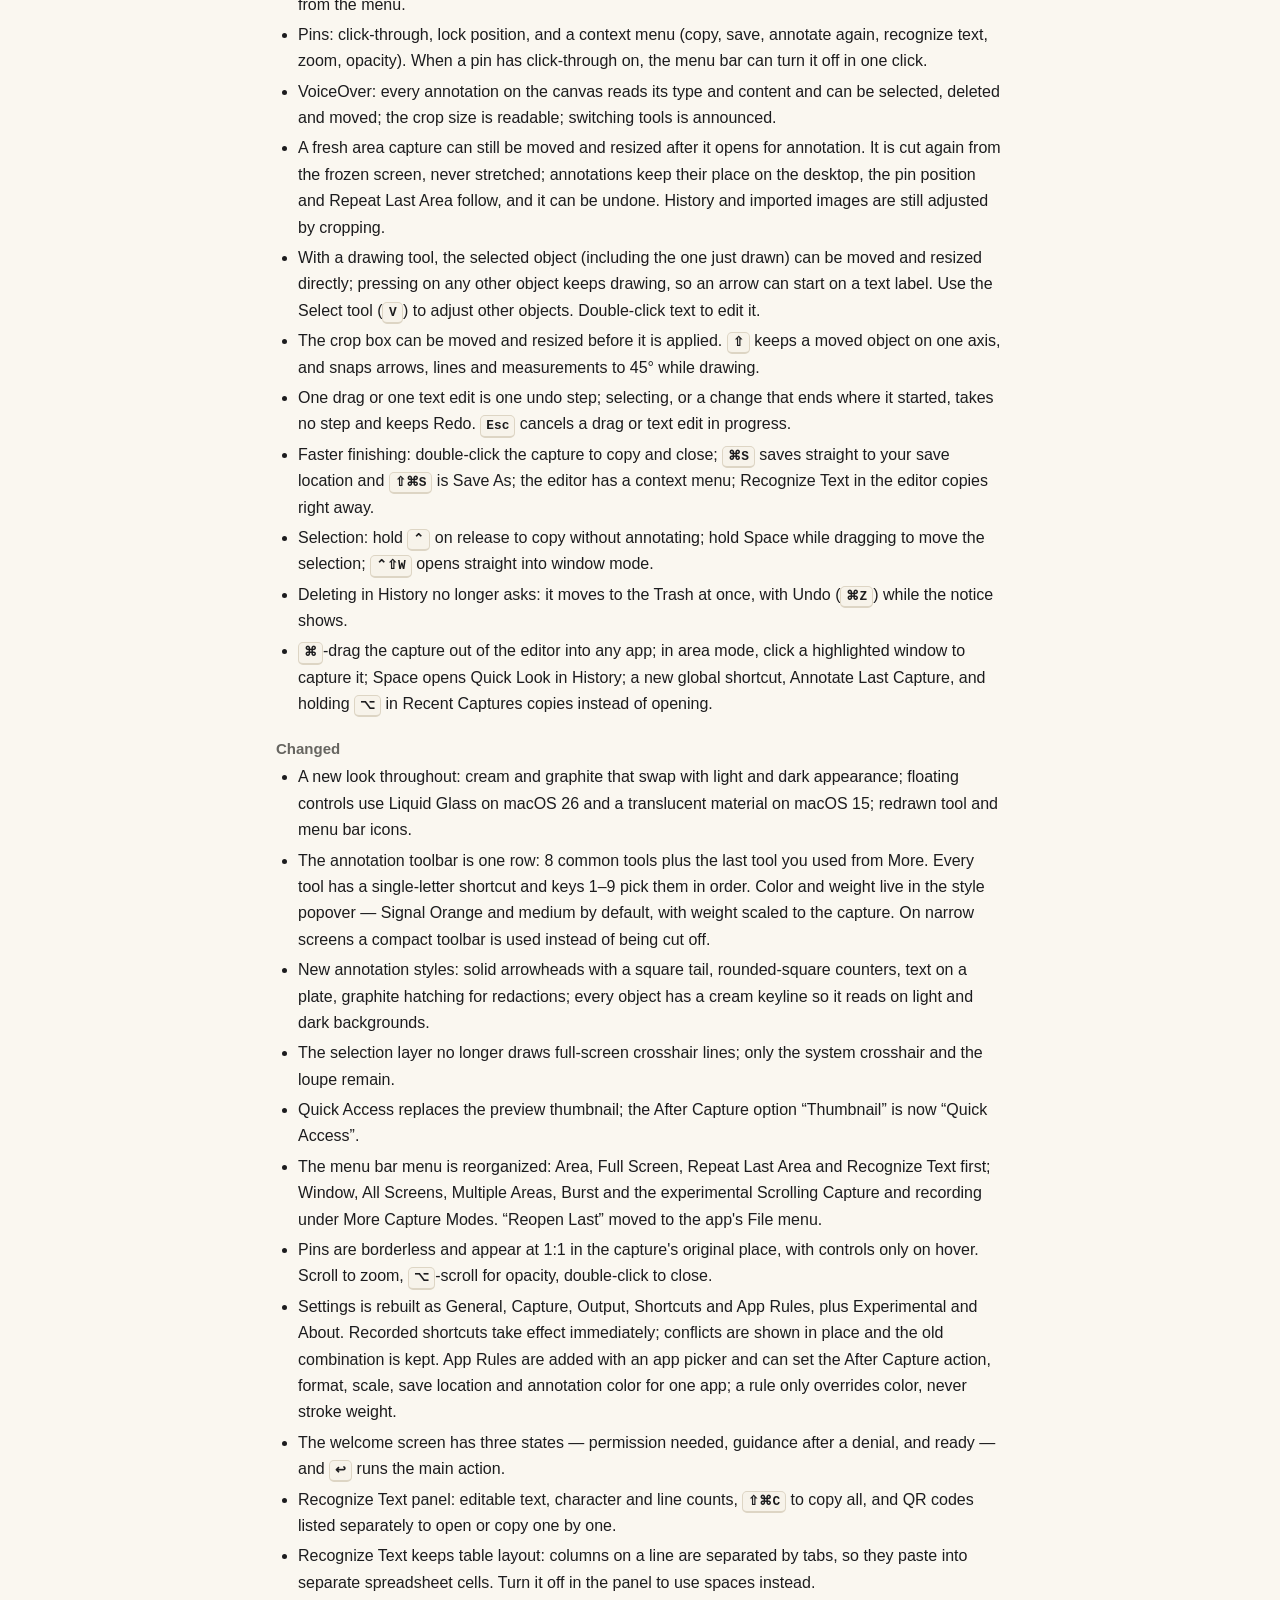
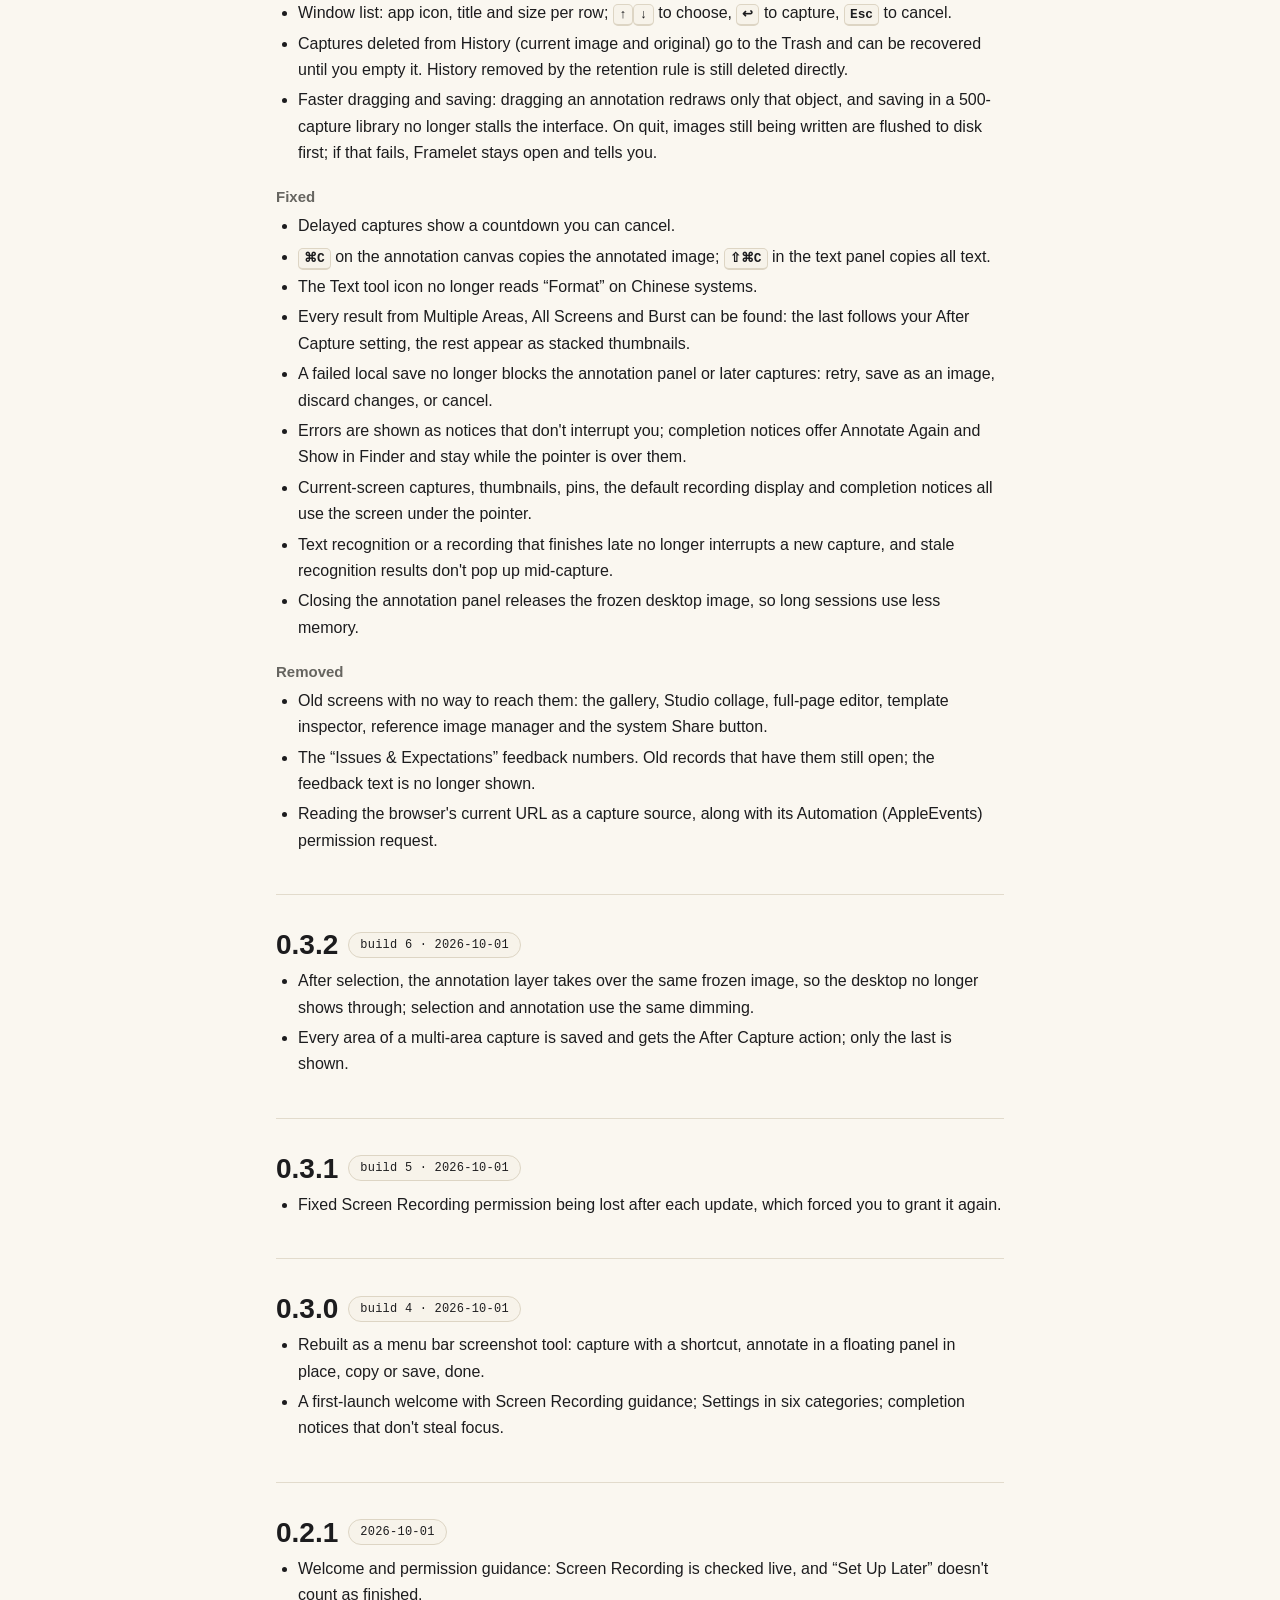
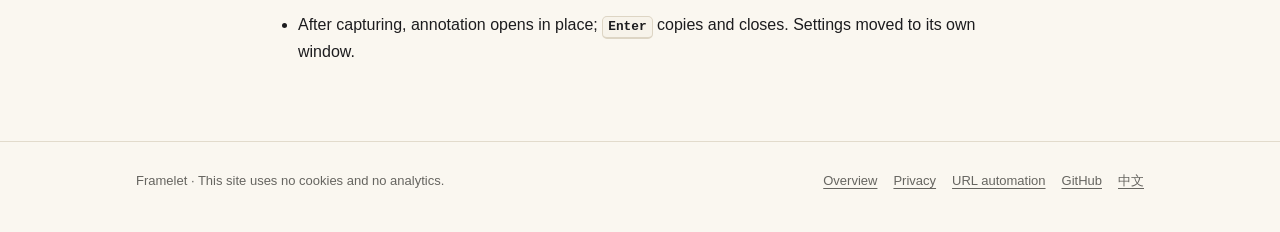
<file: en/changelog.html>
<!doctype html>
<html lang="en">
<head>
<meta charset="utf-8">
<meta name="viewport" content="width=device-width, initial-scale=1">
<meta name="color-scheme" content="light dark">
<meta http-equiv="Content-Security-Policy" content="default-src 'self'; img-src 'self'; style-src 'self'; script-src 'self'; base-uri 'none'; form-action 'none'">
<title>Changelog — Framelet</title>
<meta name="description" content="What changed for you in each version of Framelet.">
<link rel="icon" href="../assets/icon.svg" type="image/svg+xml">
<link rel="stylesheet" href="../style.css">
<link rel="alternate" hreflang="zh-Hans" href="../changelog.html">
<link rel="alternate" hreflang="en" href="changelog.html">
<script src="../config.js" defer></script>
</head>
<body>
<a class="skip" href="#main">Skip to content</a>
<header class="site-header">
  <div class="wrap">
    <a class="brand" href="index.html"><svg viewBox="0 0 20 20" aria-hidden="true"><path d="M3 7V3.5h3.5M13.5 3.5H17V7M17 13v3.5h-3.5M6.5 16.5H3V13" fill="none" stroke="currentColor" stroke-width="1.75" stroke-linecap="round" stroke-linejoin="round"/><circle cx="10" cy="10" r="2" fill="currentColor"/></svg>Framelet</a>
    <nav class="site-nav" aria-label="Site">
      <a href="index.html">Overview</a>
      <a href="privacy.html">Privacy</a>
      <a href="automation.html">URL automation</a>
      <a href="changelog.html" aria-current="page">Changelog</a>
      <a class="lang" href="../changelog.html" lang="zh-Hans" hreflang="zh-Hans">中文</a>
    </nav>
  </div>
</header>

<main id="main" class="doc">
  <div class="wrap narrow">
    <header class="page-head">
      <h1>Changelog</h1>
      <p>What changed for you in each version. Downloads are on <a data-link="RELEASES_URL" href="https://github.com/robeshell/framelet-releases/releases/latest">GitHub Releases</a>.</p>
    </header>

    <article class="release" aria-labelledby="v040">
      <h2 id="v040">0.4.0 <span class="readout">Unreleased</span></h2>
      <p class="muted">A full redesign: a new annotation toolbar, selection layer, Quick Access, History, pins and Settings, plus an English interface.</p>

      <h3>Before you upgrade</h3>
      <div class="plate">
        <ul>
          <li><strong>Shortcuts are migrated once.</strong> Shortcuts still on the old defaults move to the new ones: Capture Area <kbd>⌃⇧2</kbd> → <kbd>⌃⇧4</kbd>, Capture Window <kbd>⌃⇧4</kbd> → <kbd>⌃⇧W</kbd>. Full Screen <kbd>⌃⇧3</kbd>, Repeat Last Area <kbd>⌃⇧5</kbd> and pins <kbd>⌃⇧P</kbd> are unchanged; Recognize Text <kbd>⌃⇧O</kbd> and History <kbd>⌃⇧H</kbd> are new. Shortcuts you changed yourself are kept; if a new default collides with one of them, your existing action keeps its combination and Recognize Text or History adds <kbd>⌥</kbd> to the same key.</li>
          <li><strong>Scene presets become App Rules.</strong> The default scene is merged into General and Output settings; scenes bound to an app become that app's rule; other scenes are no longer shown but still work via <code>framelet://capture?preset=name</code>.</li>
          <li><strong>Export scale is now Keep Original or Downscale to 1x.</strong> 50% becomes Downscale to 1x (the same result for Retina captures) and 200% becomes Keep Original.</li>
          <li><strong>No downgrading.</strong> Records saved by 0.4.0 can't be read by 0.3.x, which quarantines them as damaged. Don't run 0.3.x again after upgrading.</li>
        </ul>
      </div>

      <h3>New</h3>
      <ul>
        <li>English interface. Choose System, Chinese or English in Settings › General › Language; it takes effect when you reopen Framelet.</li>
        <li>Recognize Text capture: <kbd>⌃⇧O</kbd> or the Recognize Text menu item. Select an area and its text and QR code contents go straight to the clipboard; you're told if nothing was found. These captures aren't saved to History.</li>
        <li>Quick Access: captures can wait in the bottom-left corner of the screen under the pointer, up to 5. Hover to annotate, save, pin, copy or close, or drag the image into another app. Each disappears after 8 seconds, but not while the pointer is over it. Results from Multiple Areas, All Screens and Burst that don't open for annotation land here too.</li>
        <li>History window (<kbd>⌃⇧H</kbd> or History… in the menu): thumbnails grouped by day, searchable by title and by the text in each image. Annotate again, copy, show in Finder, move to Trash, or drag a thumbnail into another app. The menu bar gains Recent Captures, listing the last 8.</li>
        <li>Backdrop: a popover on the annotation toolbar for background color, padding, rounded corners and shadow.</li>
        <li>Selection layer: Space switches between area and window; a loupe shows pixel coordinates and the color value; the size is shown live; arrow keys nudge the selection before you release.</li>
        <li>Measure annotation: saved with the image and editable later, with end ticks and the length in pixels.</li>
        <li>While annotating, <kbd>⌘P</kbd> pins and <kbd>⇧⌘O</kbd> recognizes text.</li>
        <li><code>framelet://capture?mode=text</code> starts a Recognize Text capture; see <a href="automation.html#mode">URL automation</a>.</li>
        <li>Selecting an annotation shows a floating menu: style, edit text, bring to front (<kbd>⇧⌘]</kbd>), duplicate (<kbd>⌘D</kbd>), delete.</li>
        <li>Resize a selected annotation from any corner or edge, or drag either end of an arrow, line or measurement. The pointer shows the matching resize cursor, <kbd>⇧</kbd> keeps proportions or snaps ends to 45°, and <kbd>⌥</kbd> + arrow keys resize without a mouse.</li>
        <li>Shortcuts can be cleared: press <kbd>⌫</kbd> while recording. The action shows Not Set and stays available from the menu.</li>
        <li>Pins: click-through, lock position, and a context menu (copy, save, annotate again, recognize text, zoom, opacity). When a pin has click-through on, the menu bar can turn it off in one click.</li>
        <li>VoiceOver: every annotation on the canvas reads its type and content and can be selected, deleted and moved; the crop size is readable; switching tools is announced.</li>
        <li>A fresh area capture can still be moved and resized after it opens for annotation. It is cut again from the frozen screen, never stretched; annotations keep their place on the desktop, the pin position and Repeat Last Area follow, and it can be undone. History and imported images are still adjusted by cropping.</li>
        <li>With a drawing tool, the selected object (including the one just drawn) can be moved and resized directly; pressing on any other object keeps drawing, so an arrow can start on a text label. Use the Select tool (<kbd>V</kbd>) to adjust other objects. Double-click text to edit it.</li>
        <li>The crop box can be moved and resized before it is applied. <kbd>⇧</kbd> keeps a moved object on one axis, and snaps arrows, lines and measurements to 45° while drawing.</li>
        <li>One drag or one text edit is one undo step; selecting, or a change that ends where it started, takes no step and keeps Redo. <kbd>Esc</kbd> cancels a drag or text edit in progress.</li>
        <li>Faster finishing: double-click the capture to copy and close; <kbd>⌘S</kbd> saves straight to your save location and <kbd>⇧⌘S</kbd> is Save As; the editor has a context menu; Recognize Text in the editor copies right away.</li>
        <li>Selection: hold <kbd>⌃</kbd> on release to copy without annotating; hold Space while dragging to move the selection; <kbd>⌃⇧W</kbd> opens straight into window mode.</li>
        <li>Deleting in History no longer asks: it moves to the Trash at once, with Undo (<kbd>⌘Z</kbd>) while the notice shows.</li>
        <li><kbd>⌘</kbd>-drag the capture out of the editor into any app; in area mode, click a highlighted window to capture it; Space opens Quick Look in History; a new global shortcut, Annotate Last Capture, and holding <kbd>⌥</kbd> in Recent Captures copies instead of opening.</li>
      </ul>

      <h3>Changed</h3>
      <ul>
        <li>A new look throughout: cream and graphite that swap with light and dark appearance; floating controls use Liquid Glass on macOS 26 and a translucent material on macOS 15; redrawn tool and menu bar icons.</li>
        <li>The annotation toolbar is one row: 8 common tools plus the last tool you used from More. Every tool has a single-letter shortcut and keys 1–9 pick them in order. Color and weight live in the style popover — Signal Orange and medium by default, with weight scaled to the capture. On narrow screens a compact toolbar is used instead of being cut off.</li>
        <li>New annotation styles: solid arrowheads with a square tail, rounded-square counters, text on a plate, graphite hatching for redactions; every object has a cream keyline so it reads on light and dark backgrounds.</li>
        <li>The selection layer no longer draws full-screen crosshair lines; only the system crosshair and the loupe remain.</li>
        <li>Quick Access replaces the preview thumbnail; the After Capture option “Thumbnail” is now “Quick Access”.</li>
        <li>The menu bar menu is reorganized: Area, Full Screen, Repeat Last Area and Recognize Text first; Window, All Screens, Multiple Areas, Burst and the experimental Scrolling Capture and recording under More Capture Modes. “Reopen Last” moved to the app's File menu.</li>
        <li>Pins are borderless and appear at 1:1 in the capture's original place, with controls only on hover. Scroll to zoom, <kbd>⌥</kbd>-scroll for opacity, double-click to close.</li>
        <li>Settings is rebuilt as General, Capture, Output, Shortcuts and App Rules, plus Experimental and About. Recorded shortcuts take effect immediately; conflicts are shown in place and the old combination is kept. App Rules are added with an app picker and can set the After Capture action, format, scale, save location and annotation color for one app; a rule only overrides color, never stroke weight.</li>
        <li>The welcome screen has three states — permission needed, guidance after a denial, and ready — and <kbd>↩</kbd> runs the main action.</li>
        <li>Recognize Text panel: editable text, character and line counts, <kbd>⇧⌘C</kbd> to copy all, and QR codes listed separately to open or copy one by one.</li>
        <li>Recognize Text keeps table layout: columns on a line are separated by tabs, so they paste into separate spreadsheet cells. Turn it off in the panel to use spaces instead.</li>
        <li>Window list: app icon, title and size per row; <kbd>↑</kbd><kbd>↓</kbd> to choose, <kbd>↩</kbd> to capture, <kbd>Esc</kbd> to cancel.</li>
        <li>Captures deleted from History (current image and original) go to the Trash and can be recovered until you empty it. History removed by the retention rule is still deleted directly.</li>
        <li>Faster dragging and saving: dragging an annotation redraws only that object, and saving in a 500-capture library no longer stalls the interface. On quit, images still being written are flushed to disk first; if that fails, Framelet stays open and tells you.</li>
      </ul>

      <h3>Fixed</h3>
      <ul>
        <li>Delayed captures show a countdown you can cancel.</li>
        <li><kbd>⌘C</kbd> on the annotation canvas copies the annotated image; <kbd>⇧⌘C</kbd> in the text panel copies all text.</li>
        <li>The Text tool icon no longer reads “Format” on Chinese systems.</li>
        <li>Every result from Multiple Areas, All Screens and Burst can be found: the last follows your After Capture setting, the rest appear as stacked thumbnails.</li>
        <li>A failed local save no longer blocks the annotation panel or later captures: retry, save as an image, discard changes, or cancel.</li>
        <li>Errors are shown as notices that don't interrupt you; completion notices offer Annotate Again and Show in Finder and stay while the pointer is over them.</li>
        <li>Current-screen captures, thumbnails, pins, the default recording display and completion notices all use the screen under the pointer.</li>
        <li>Text recognition or a recording that finishes late no longer interrupts a new capture, and stale recognition results don't pop up mid-capture.</li>
        <li>Closing the annotation panel releases the frozen desktop image, so long sessions use less memory.</li>
      </ul>

      <h3>Removed</h3>
      <ul>
        <li>Old screens with no way to reach them: the gallery, Studio collage, full-page editor, template inspector, reference image manager and the system Share button.</li>
        <li>The “Issues &amp; Expectations” feedback numbers. Old records that have them still open; the feedback text is no longer shown.</li>
        <li>Reading the browser's current URL as a capture source, along with its Automation (AppleEvents) permission request.</li>
      </ul>
    </article>

    <article class="release" aria-labelledby="v032">
      <h2 id="v032">0.3.2 <span class="readout">build 6 · <time datetime="2026-10-01">2026-10-01</time></span></h2>
      <ul>
        <li>After selection, the annotation layer takes over the same frozen image, so the desktop no longer shows through; selection and annotation use the same dimming.</li>
        <li>Every area of a multi-area capture is saved and gets the After Capture action; only the last is shown.</li>
      </ul>
    </article>

    <article class="release" aria-labelledby="v031">
      <h2 id="v031">0.3.1 <span class="readout">build 5 · <time datetime="2026-10-01">2026-10-01</time></span></h2>
      <ul>
        <li>Fixed Screen Recording permission being lost after each update, which forced you to grant it again.</li>
      </ul>
    </article>

    <article class="release" aria-labelledby="v030">
      <h2 id="v030">0.3.0 <span class="readout">build 4 · <time datetime="2026-10-01">2026-10-01</time></span></h2>
      <ul>
        <li>Rebuilt as a menu bar screenshot tool: capture with a shortcut, annotate in a floating panel in place, copy or save, done.</li>
        <li>A first-launch welcome with Screen Recording guidance; Settings in six categories; completion notices that don't steal focus.</li>
      </ul>
    </article>

    <article class="release" aria-labelledby="v021">
      <h2 id="v021">0.2.1 <span class="readout"><time datetime="2026-10-01">2026-10-01</time></span></h2>
      <ul>
        <li>Welcome and permission guidance: Screen Recording is checked live, and “Set Up Later” doesn't count as finished.</li>
        <li>After capturing, annotation opens in place; <kbd>Enter</kbd> copies and closes. Settings moved to its own window.</li>
      </ul>
    </article>
  </div>
</main>

<footer class="site-footer">
  <div class="wrap">
    <span>Framelet · This site uses no cookies and no analytics.</span>
    <nav aria-label="Footer">
      <a href="index.html">Overview</a>
      <a href="privacy.html">Privacy</a>
      <a href="automation.html">URL automation</a>
      <a data-link="REPO_URL" href="https://github.com/robeshell/framelet-releases">GitHub</a>
      <a href="../changelog.html" lang="zh-Hans" hreflang="zh-Hans">中文</a>
    </nav>
  </div>
</footer>
</body>
</html>
</file>
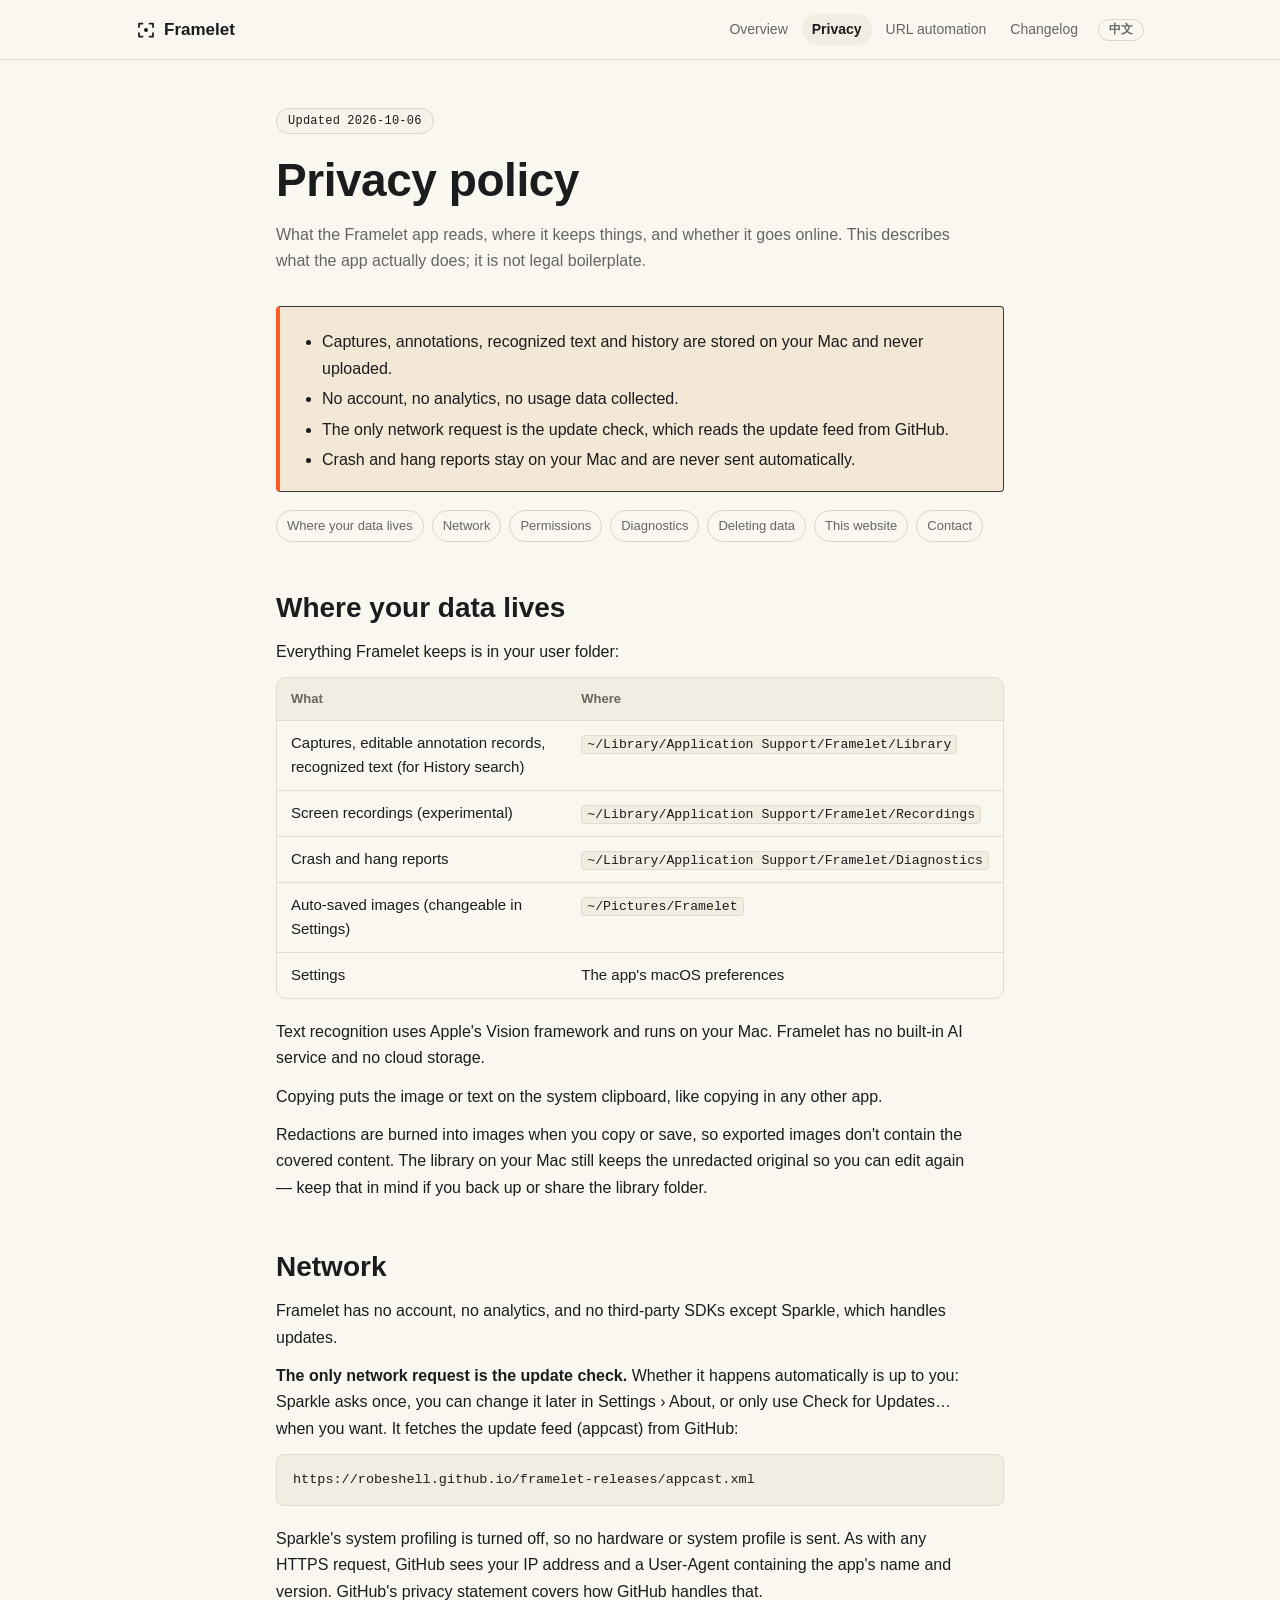
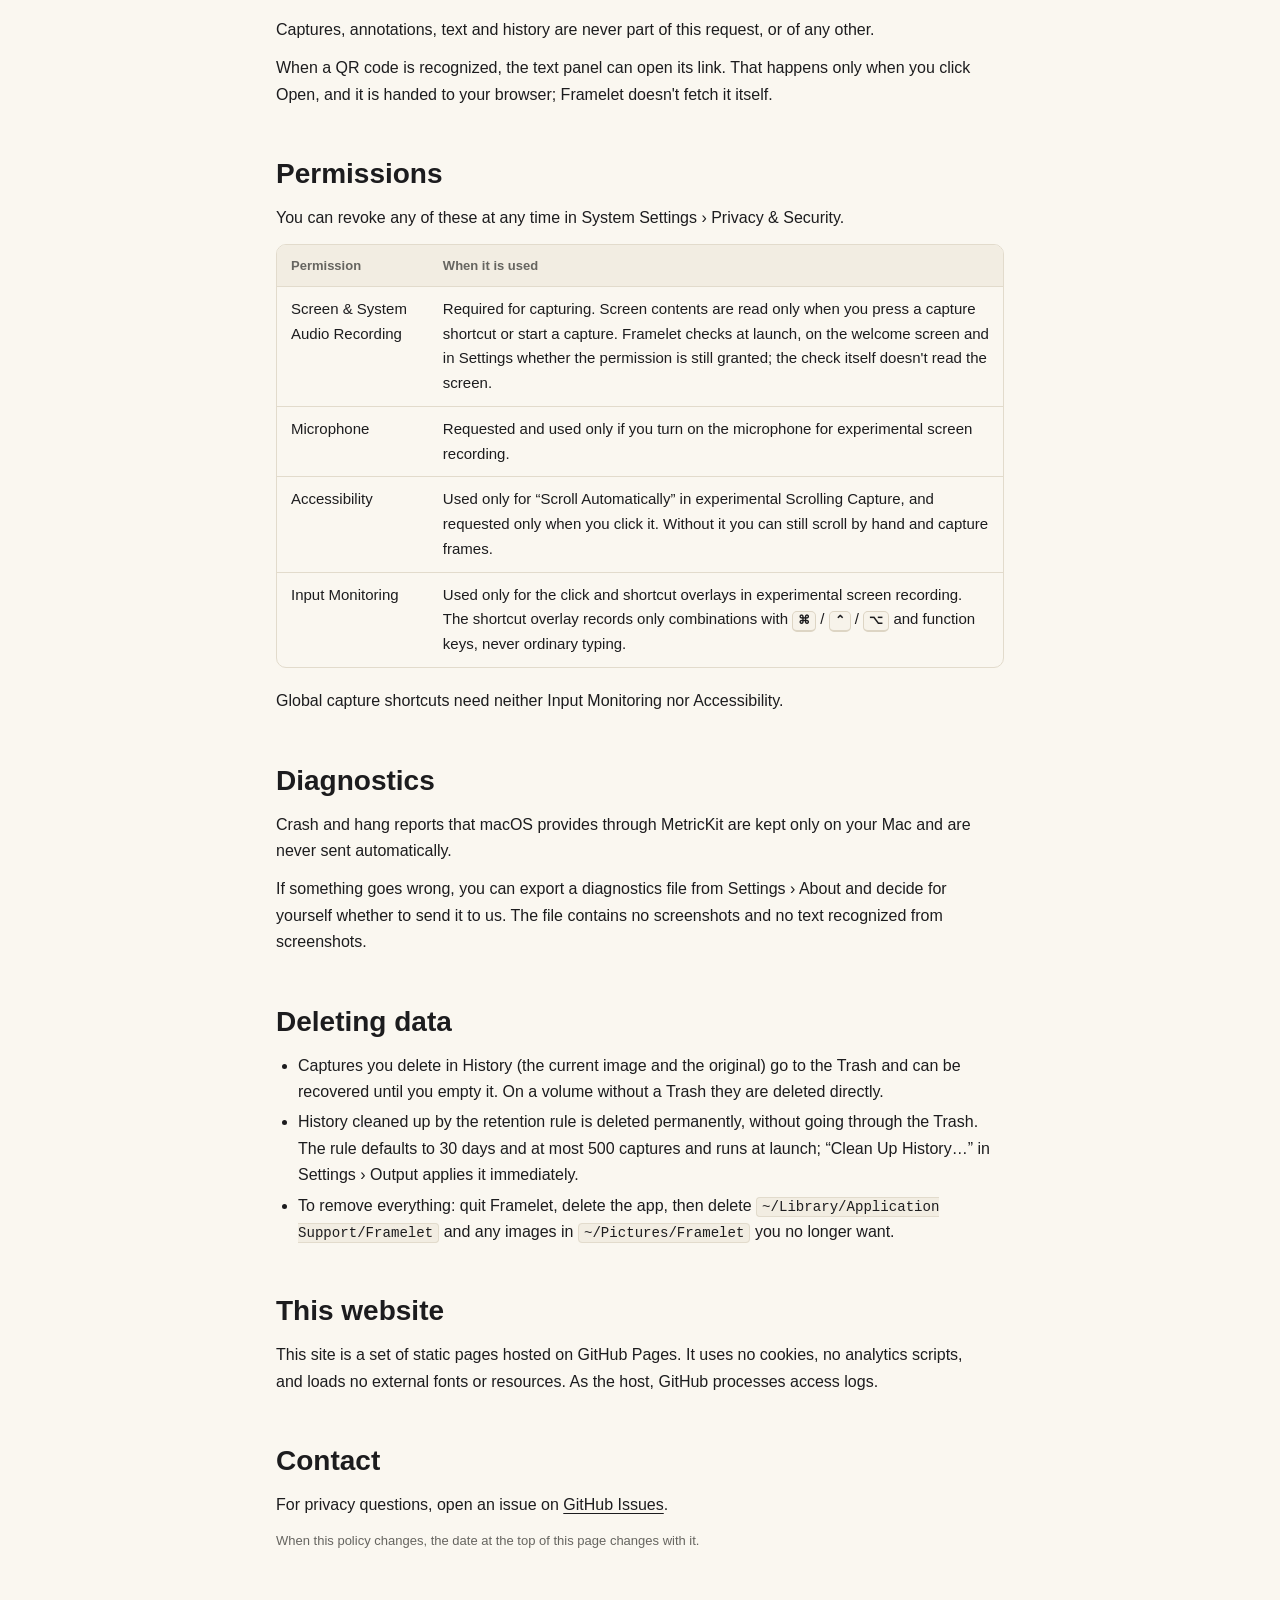
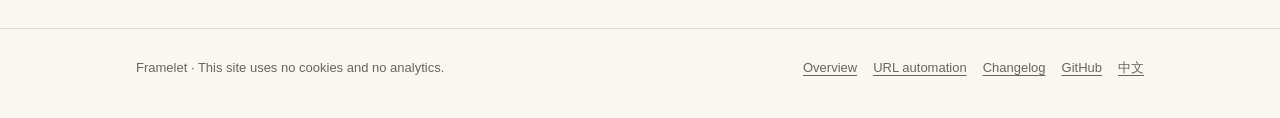
<file: en/privacy.html>
<!doctype html>
<html lang="en">
<head>
<meta charset="utf-8">
<meta name="viewport" content="width=device-width, initial-scale=1">
<meta name="color-scheme" content="light dark">
<meta http-equiv="Content-Security-Policy" content="default-src 'self'; img-src 'self'; style-src 'self'; script-src 'self'; base-uri 'none'; form-action 'none'">
<title>Privacy policy — Framelet</title>
<meta name="description" content="How Framelet handles your screenshots and data: everything stays on your Mac, no account, no analytics; the only network request is the update check.">
<link rel="icon" href="../assets/icon.svg" type="image/svg+xml">
<link rel="stylesheet" href="../style.css">
<link rel="alternate" hreflang="zh-Hans" href="../privacy.html">
<link rel="alternate" hreflang="en" href="privacy.html">
<script src="../config.js" defer></script>
</head>
<body>
<a class="skip" href="#main">Skip to content</a>
<header class="site-header">
  <div class="wrap">
    <a class="brand" href="index.html"><svg viewBox="0 0 20 20" aria-hidden="true"><path d="M3 7V3.5h3.5M13.5 3.5H17V7M17 13v3.5h-3.5M6.5 16.5H3V13" fill="none" stroke="currentColor" stroke-width="1.75" stroke-linecap="round" stroke-linejoin="round"/><circle cx="10" cy="10" r="2" fill="currentColor"/></svg>Framelet</a>
    <nav class="site-nav" aria-label="Site">
      <a href="index.html">Overview</a>
      <a href="privacy.html" aria-current="page">Privacy</a>
      <a href="automation.html">URL automation</a>
      <a href="changelog.html">Changelog</a>
      <a class="lang" href="../privacy.html" lang="zh-Hans" hreflang="zh-Hans">中文</a>
    </nav>
  </div>
</header>

<main id="main" class="doc">
  <div class="wrap narrow">
    <header class="page-head">
      <div class="eyebrow"><span class="readout">Updated <time datetime="2026-10-06">2026-10-06</time></span></div>
      <h1>Privacy policy</h1>
      <p>What the Framelet app reads, where it keeps things, and whether it goes online. This describes what the app actually does; it is not legal boilerplate.</p>
    </header>

    <div class="plate">
      <ul>
        <li>Captures, annotations, recognized text and history are stored on your Mac and never uploaded.</li>
        <li>No account, no analytics, no usage data collected.</li>
        <li>The only network request is the update check, which reads the update feed from GitHub.</li>
        <li>Crash and hang reports stay on your Mac and are never sent automatically.</li>
      </ul>
    </div>

    <ul class="toc" aria-label="On this page">
      <li><a href="#data">Where your data lives</a></li>
      <li><a href="#network">Network</a></li>
      <li><a href="#permissions">Permissions</a></li>
      <li><a href="#diagnostics">Diagnostics</a></li>
      <li><a href="#delete">Deleting data</a></li>
      <li><a href="#website">This website</a></li>
      <li><a href="#contact">Contact</a></li>
    </ul>

    <h2 id="data">Where your data lives</h2>
    <p>Everything Framelet keeps is in your user folder:</p>
    <div class="table-wrap">
      <table>
        <thead><tr><th>What</th><th>Where</th></tr></thead>
        <tbody>
          <tr><td>Captures, editable annotation records, recognized text (for History search)</td><td><code>~/Library/Application Support/Framelet/Library</code></td></tr>
          <tr><td>Screen recordings (experimental)</td><td><code>~/Library/Application Support/Framelet/Recordings</code></td></tr>
          <tr><td>Crash and hang reports</td><td><code>~/Library/Application Support/Framelet/Diagnostics</code></td></tr>
          <tr><td>Auto-saved images (changeable in Settings)</td><td><code>~/Pictures/Framelet</code></td></tr>
          <tr><td>Settings</td><td>The app's macOS preferences</td></tr>
        </tbody>
      </table>
    </div>
    <p>Text recognition uses Apple's Vision framework and runs on your Mac. Framelet has no built-in AI service and no cloud storage.</p>
    <p>Copying puts the image or text on the system clipboard, like copying in any other app.</p>
    <p>Redactions are burned into images when you copy or save, so exported images don't contain the covered content. The library on your Mac still keeps the unredacted original so you can edit again — keep that in mind if you back up or share the library folder.</p>

    <h2 id="network">Network</h2>
    <p>Framelet has no account, no analytics, and no third-party SDKs except Sparkle, which handles updates.</p>
    <p><strong>The only network request is the update check.</strong> Whether it happens automatically is up to you: Sparkle asks once, you can change it later in Settings › About, or only use Check for Updates… when you want. It fetches the update feed (appcast) from GitHub:</p>
    <pre><code data-text="APPCAST_URL">https://robeshell.github.io/framelet-releases/appcast.xml</code></pre>
    <p>Sparkle's system profiling is turned off, so no hardware or system profile is sent. As with any HTTPS request, GitHub sees your IP address and a User-Agent containing the app's name and version. GitHub's privacy statement covers how GitHub handles that.</p>
    <p>Captures, annotations, text and history are never part of this request, or of any other.</p>
    <p>When a QR code is recognized, the text panel can open its link. That happens only when you click Open, and it is handed to your browser; Framelet doesn't fetch it itself.</p>

    <h2 id="permissions">Permissions</h2>
    <p>You can revoke any of these at any time in System Settings › Privacy &amp; Security.</p>
    <div class="table-wrap">
      <table>
        <thead><tr><th>Permission</th><th>When it is used</th></tr></thead>
        <tbody>
          <tr><td>Screen &amp; System Audio Recording</td><td>Required for capturing. Screen contents are read only when you press a capture shortcut or start a capture. Framelet checks at launch, on the welcome screen and in Settings whether the permission is still granted; the check itself doesn't read the screen.</td></tr>
          <tr><td>Microphone</td><td>Requested and used only if you turn on the microphone for experimental screen recording.</td></tr>
          <tr><td>Accessibility</td><td>Used only for “Scroll Automatically” in experimental Scrolling Capture, and requested only when you click it. Without it you can still scroll by hand and capture frames.</td></tr>
          <tr><td>Input Monitoring</td><td>Used only for the click and shortcut overlays in experimental screen recording. The shortcut overlay records only combinations with <kbd>⌘</kbd> / <kbd>⌃</kbd> / <kbd>⌥</kbd> and function keys, never ordinary typing.</td></tr>
        </tbody>
      </table>
    </div>
    <p>Global capture shortcuts need neither Input Monitoring nor Accessibility.</p>

    <h2 id="diagnostics">Diagnostics</h2>
    <p>Crash and hang reports that macOS provides through MetricKit are kept only on your Mac and are never sent automatically.</p>
    <p>If something goes wrong, you can export a diagnostics file from Settings › About and decide for yourself whether to send it to us. The file contains no screenshots and no text recognized from screenshots.</p>

    <h2 id="delete">Deleting data</h2>
    <ul>
      <li>Captures you delete in History (the current image and the original) go to the Trash and can be recovered until you empty it. On a volume without a Trash they are deleted directly.</li>
      <li>History cleaned up by the retention rule is deleted permanently, without going through the Trash. The rule defaults to 30 days and at most 500 captures and runs at launch; “Clean Up History…” in Settings › Output applies it immediately.</li>
      <li>To remove everything: quit Framelet, delete the app, then delete <code>~/Library/Application Support/Framelet</code> and any images in <code>~/Pictures/Framelet</code> you no longer want.</li>
    </ul>

    <h2 id="website">This website</h2>
    <p>This site is a set of static pages hosted on GitHub Pages. It uses no cookies, no analytics scripts, and loads no external fonts or resources. As the host, GitHub processes access logs.</p>

    <h2 id="contact">Contact</h2>
    <p>For privacy questions, open an issue on <a data-link="SUPPORT_URL" href="https://github.com/robeshell/framelet-releases/issues">GitHub Issues</a>.</p>
    <p class="fine">When this policy changes, the date at the top of this page changes with it.</p>
  </div>
</main>

<footer class="site-footer">
  <div class="wrap">
    <span>Framelet · This site uses no cookies and no analytics.</span>
    <nav aria-label="Footer">
      <a href="index.html">Overview</a>
      <a href="automation.html">URL automation</a>
      <a href="changelog.html">Changelog</a>
      <a data-link="REPO_URL" href="https://github.com/robeshell/framelet-releases">GitHub</a>
      <a href="../privacy.html" lang="zh-Hans" hreflang="zh-Hans">中文</a>
    </nav>
  </div>
</footer>
</body>
</html>
</file>
<file: style.css>
/* Framelet website.
   Colors, radii and type come from design/D3/tokens.json (version 1.0.1-d4). Cream and graphite swap
   roles between light and dark appearance, exactly as in the app: graphite is the accent on light,
   cream is the accent on dark. Signal orange (#FF5A1F) is never used for text — it is ~3:1 on paper —
   only for the counter badges and the annotation-style rule on note plates. */

:root {
  color-scheme: light dark;

  --cream: #F2E8D5;
  --graphite: #18191B;
  --ink: #1C1C1E;
  --orange: #FF5A1F;

  /* light appearance (tokens.color.light) */
  --accent: #1F2023;
  --on-accent: #F2E8D5;
  --label: #1C1C1E;
  --label-2: #666560;
  --bg: #FAF7F0;          /* windowBackground */
  --surface: #F2EDE2;     /* groupBackground */
  --raised: #F7F3EA;      /* hudSurface */
  --line: #E2DBCC;        /* windowSeparator */
  --line-strong: #DDD5C4; /* hudSeparator */
  --focus: #1F2023;
  --shadow: 0 8px 24px rgba(40, 34, 24, 0.12);

  --sans: -apple-system, BlinkMacSystemFont, "SF Pro Text", "SF Pro", "PingFang SC", "Hiragino Sans GB", "Helvetica Neue", sans-serif;
  --mono: ui-monospace, "SF Mono", SFMono-Regular, Menlo, monospace;

  --r-capsule: 999px;
  --r-group: 10px;
  --r-control: 8px;
  --r-chip: 6px;
  --r-keycap: 5px;
}

@media (prefers-color-scheme: dark) {
  :root {
    --accent: #F2E8D5;
    --on-accent: #18191B;
    --label: #EDEDEF;
    --label-2: #9A9CA3;
    --bg: #18191B;
    --surface: #1F2023;
    --raised: #222326;
    --line: #2C2E31;
    --line-strong: #2E3034;
    --focus: #F2E8D5;
    --shadow: 0 12px 32px rgba(0, 0, 0, 0.45);
  }
}

* { box-sizing: border-box; }
html { -webkit-text-size-adjust: 100%; text-size-adjust: 100%; }
body {
  margin: 0;
  background: var(--bg);
  color: var(--label);
  font: 16px/1.65 var(--sans);
  -webkit-font-smoothing: antialiased;
  overflow-wrap: break-word;
}
body:lang(zh-Hans) { line-height: 1.75; }
img { max-width: 100%; height: auto; display: block; }
a { color: inherit; text-decoration-thickness: 1px; text-underline-offset: 3px; }
a:hover { text-decoration-thickness: 2px; }
:focus-visible { outline: 2px solid var(--focus); outline-offset: 2px; border-radius: 4px; }
h1, h2, h3 { font-weight: 600; line-height: 1.25; margin: 0; text-wrap: balance; }
h1 { font-size: clamp(30px, 6vw, 46px); letter-spacing: -0.01em; }
h2 { font-size: clamp(22px, 3.4vw, 28px); }
h3 { font-size: 17px; }
p { margin: 0 0 12px; }
ul, ol { margin: 0 0 12px; padding-left: 22px; }
li { margin: 4px 0; }
strong { font-weight: 600; }
code, kbd, pre, .mono { font-family: var(--mono); }
code { font-size: 0.88em; background: var(--surface); border: 1px solid var(--line); border-radius: 4px; padding: 1px 5px; overflow-wrap: anywhere; }
.muted { color: var(--label-2); }

.skip { position: absolute; left: -9999px; top: 8px; background: var(--accent); color: var(--on-accent); padding: 6px 12px; border-radius: var(--r-control); z-index: 10; }
.skip:focus { left: 16px; }

.wrap { max-width: 1040px; margin: 0 auto; padding: 0 16px; }
.wrap.narrow { max-width: 760px; }

/* Header */
.site-header { border-bottom: 1px solid var(--line); }
.site-header .wrap { display: flex; flex-wrap: wrap; align-items: center; gap: 8px 20px; padding-top: 14px; padding-bottom: 14px; }
.brand { display: inline-flex; align-items: center; gap: 8px; font-weight: 600; font-size: 17px; text-decoration: none; margin-right: auto; }
.brand svg { width: 20px; height: 20px; }
.site-nav { display: flex; flex-wrap: wrap; align-items: center; gap: 2px 4px; font-size: 14px; }
.site-nav a { text-decoration: none; padding: 4px 10px; border-radius: var(--r-capsule); color: var(--label-2); }
.site-nav a:hover { color: var(--label); background: var(--surface); }
.site-nav a[aria-current="page"] { color: var(--label); background: var(--surface); font-weight: 600; }
.lang { font: 600 12px/1 var(--mono); border: 1px solid var(--line-strong); border-radius: var(--r-capsule); padding: 6px 10px; text-decoration: none; margin-left: 6px; }
.lang:hover { background: var(--surface); }

/* Instrument readouts: the app's `960 × 620 px @2x` capsule. */
.readout {
  display: inline-flex; align-items: center; gap: 0.6em;
  font: 500 12px/1 var(--mono); letter-spacing: 0.02em;
  color: var(--label); background: var(--raised);
  border: 1px solid var(--line-strong); border-radius: var(--r-capsule);
  padding: 6px 11px; white-space: nowrap;
}
.readout .u { color: var(--label-2); }
.eyebrow { display: flex; flex-wrap: wrap; gap: 8px; margin-bottom: 18px; }

kbd {
  display: inline-block; min-width: 1.6em; text-align: center;
  font: 600 0.8em/1.5 var(--mono); color: var(--label);
  background: var(--raised); border: 1px solid var(--line-strong); border-bottom-width: 2px;
  border-radius: var(--r-keycap); padding: 0 5px; white-space: nowrap;
}

/* Buttons */
.actions { display: flex; flex-wrap: wrap; align-items: center; gap: 12px; margin: 24px 0 10px; }
.btn {
  display: inline-flex; align-items: center; gap: 8px; min-height: 44px; padding: 0 20px;
  border-radius: var(--r-capsule); font-weight: 600; font-size: 15px; text-decoration: none;
  border: 1px solid var(--line-strong); color: var(--label); background: transparent;
}
.btn:hover { background: var(--surface); text-decoration: none; }
.btn.primary { background: var(--accent); color: var(--on-accent); border-color: var(--accent); }
.btn[aria-disabled="true"] { opacity: 0.55; cursor: default; pointer-events: none; }
/* `hidden` wins over component display rules (.btn is inline-flex). */
[hidden] { display: none !important; }
.btn.primary:hover { background: var(--accent); opacity: 0.9; }
.btn .k { font: 500 12px var(--mono); opacity: 0.75; }
.fine { font-size: 13px; color: var(--label-2); }

/* Sections */
main { display: block; }
.hero { padding: 56px 0 24px; }
.hero .lede { font-size: clamp(17px, 2.2vw, 20px); color: var(--label-2); max-width: 40em; margin-top: 16px; }
.section { padding: 56px 0; border-top: 1px solid var(--line); }
.section-head { display: flex; flex-wrap: wrap; align-items: baseline; gap: 6px 14px; margin-bottom: 24px; }
.section-head .idx { font: 600 12px/1 var(--mono); color: var(--label-2); letter-spacing: 0.06em; }
.section-head p { flex-basis: 100%; color: var(--label-2); margin: 6px 0 0; }

/* Product imagery */
.shot { margin: 32px 0 0; }
.shot img { border-radius: 12px; border: 1px solid var(--line); background: #DEDCD6; }
.shot figcaption { display: flex; flex-wrap: wrap; gap: 8px 12px; align-items: center; margin-top: 12px; font-size: 13px; color: var(--label-2); }
.shots { margin-top: 32px; display: grid; grid-template-columns: repeat(auto-fit, minmax(min(100%, 380px), 1fr)); gap: 24px; }
.shots .shot { margin: 0; align-self: start; }

/* Flow: counter badges in the app's annotation style (orange square, graphite digit, cream keyline). */
.flow { list-style: none; padding: 0; margin: 0; display: grid; grid-template-columns: repeat(auto-fit, minmax(min(100%, 210px), 1fr)); gap: 16px; }
.flow li { margin: 0; padding: 18px; background: var(--surface); border: 1px solid var(--line); border-radius: var(--r-group); }
.flow .n {
  display: inline-grid; place-items: center; width: 26px; height: 26px; border-radius: 6px;
  background: var(--orange); color: var(--graphite); font: 700 14px/1 var(--mono);
  box-shadow: 0 0 0 1.5px var(--cream); margin-bottom: 12px;
}
.flow h3 { margin-bottom: 6px; }
.flow p { color: var(--label-2); font-size: 15px; margin: 0; }

/* Features */
.features { display: grid; grid-template-columns: repeat(auto-fit, minmax(min(100%, 300px), 1fr)); gap: 16px; }
.feature { padding: 20px; border: 1px solid var(--line); border-radius: var(--r-group); background: var(--bg); }
.feature h3 { display: flex; flex-wrap: wrap; align-items: center; gap: 8px; margin-bottom: 8px; }
.feature p { color: var(--label-2); font-size: 15px; margin: 0; }
.feature .tag { font: 600 11px/1 var(--mono); letter-spacing: 0.04em; color: var(--label-2); border: 1px solid var(--line-strong); border-radius: var(--r-chip); padding: 4px 6px; }

/* Note plate: the text-annotation style — cream plate, graphite outline, 3px signal-orange rule.
   In dark appearance it moves to the dark surface (below) so a large plate does not glare. */
.plate {
  background: var(--cream); color: var(--ink);
  border: 1.5px solid rgba(24, 25, 27, 0.85); border-left: 4px solid var(--orange);
  border-radius: 4px; padding: 18px 20px;
}
.plate p, .plate li { color: var(--ink); }
.plate a { color: var(--ink); }
.plate :last-child { margin-bottom: 0; }
.plate code { background: rgba(24, 25, 27, 0.06); border-color: rgba(24, 25, 27, 0.18); color: var(--ink); }
/* In dark mode a cream plate this large glares; keep the orange rule on the dark surface. */
@media (prefers-color-scheme: dark) {
  .plate { background: var(--surface); border-color: var(--line-strong); }
  .plate p, .plate li, .plate a { color: var(--label); }
  .plate code { background: var(--raised); border-color: var(--line-strong); color: var(--label); }
}

/* Tables */
.table-wrap { overflow-x: auto; border: 1px solid var(--line); border-radius: var(--r-group); margin: 0 0 20px; }
table { border-collapse: collapse; width: 100%; font-size: 15px; }
th, td { text-align: left; vertical-align: top; padding: 10px 14px; border-bottom: 1px solid var(--line); }
tr:last-child td { border-bottom: 0; }
th { font-size: 13px; font-weight: 600; color: var(--label-2); background: var(--surface); }
td code { white-space: nowrap; }

.keys { display: grid; grid-template-columns: repeat(auto-fit, minmax(min(100%, 230px), 1fr)); gap: 8px 24px; margin: 0; }
.keys div { display: flex; justify-content: space-between; gap: 12px; padding: 8px 0; border-bottom: 1px solid var(--line); }
.keys dt { color: var(--label-2); }
.keys dd { margin: 0; }

/* Code blocks */
pre {
  margin: 0 0 20px; padding: 14px 16px; overflow-x: auto;
  background: var(--surface); border: 1px solid var(--line); border-radius: var(--r-control);
  font-size: 13.5px; line-height: 1.6;
}
pre code { background: none; border: 0; padding: 0; font-size: inherit; overflow-wrap: normal; }

/* Long-form pages (privacy, automation, changelog) */
.doc { padding: 48px 0 64px; }
.doc header.page-head { margin-bottom: 32px; }
.doc header.page-head p { color: var(--label-2); margin-top: 12px; }
.doc h2 { margin: 44px 0 14px; padding-top: 4px; }
.doc h3 { margin: 28px 0 10px; }
.doc p, .doc li { max-width: 44em; }
.doc .toc { display: flex; flex-wrap: wrap; gap: 8px; margin: 18px 0 0; padding: 0; list-style: none; }
.doc .toc li { margin: 0; }
.doc .toc a { display: inline-block; font-size: 13px; text-decoration: none; padding: 4px 10px; border: 1px solid var(--line-strong); border-radius: var(--r-capsule); color: var(--label-2); }
.doc .toc a:hover { color: var(--label); background: var(--surface); }

.release { border-top: 1px solid var(--line); padding-top: 8px; margin-top: 40px; }
.release h2 { display: flex; flex-wrap: wrap; align-items: center; gap: 10px; margin: 20px 0 6px; }
.release h3 { font-size: 15px; color: var(--label-2); margin: 22px 0 6px; }

/* Download block */
.download { display: grid; grid-template-columns: repeat(auto-fit, minmax(min(100%, 300px), 1fr)); gap: 24px; align-items: start; }
.spec { margin: 0; }
.spec div { display: flex; justify-content: space-between; gap: 16px; padding: 10px 0; border-bottom: 1px solid var(--line); }
.spec dt { color: var(--label-2); }
.spec dd { margin: 0; text-align: right; }

/* Footer */
.site-footer { border-top: 1px solid var(--line); padding: 28px 0 40px; font-size: 13px; color: var(--label-2); }
.site-footer .wrap { display: flex; flex-wrap: wrap; gap: 8px 20px; align-items: baseline; }
.site-footer nav { display: flex; flex-wrap: wrap; gap: 4px 16px; margin-left: auto; }
.site-footer a { color: var(--label-2); }
.site-footer a:hover { color: var(--label); }

@media (max-width: 560px) {
  .hero { padding-top: 36px; }
  .section { padding: 40px 0; }
  .site-nav { width: 100%; margin-left: -10px; }
  th, td { padding: 8px 10px; }
}

@media print {
  .site-header nav, .site-footer nav, .actions, .skip { display: none; }
  body { background: #fff; color: #000; }
}
</file>
